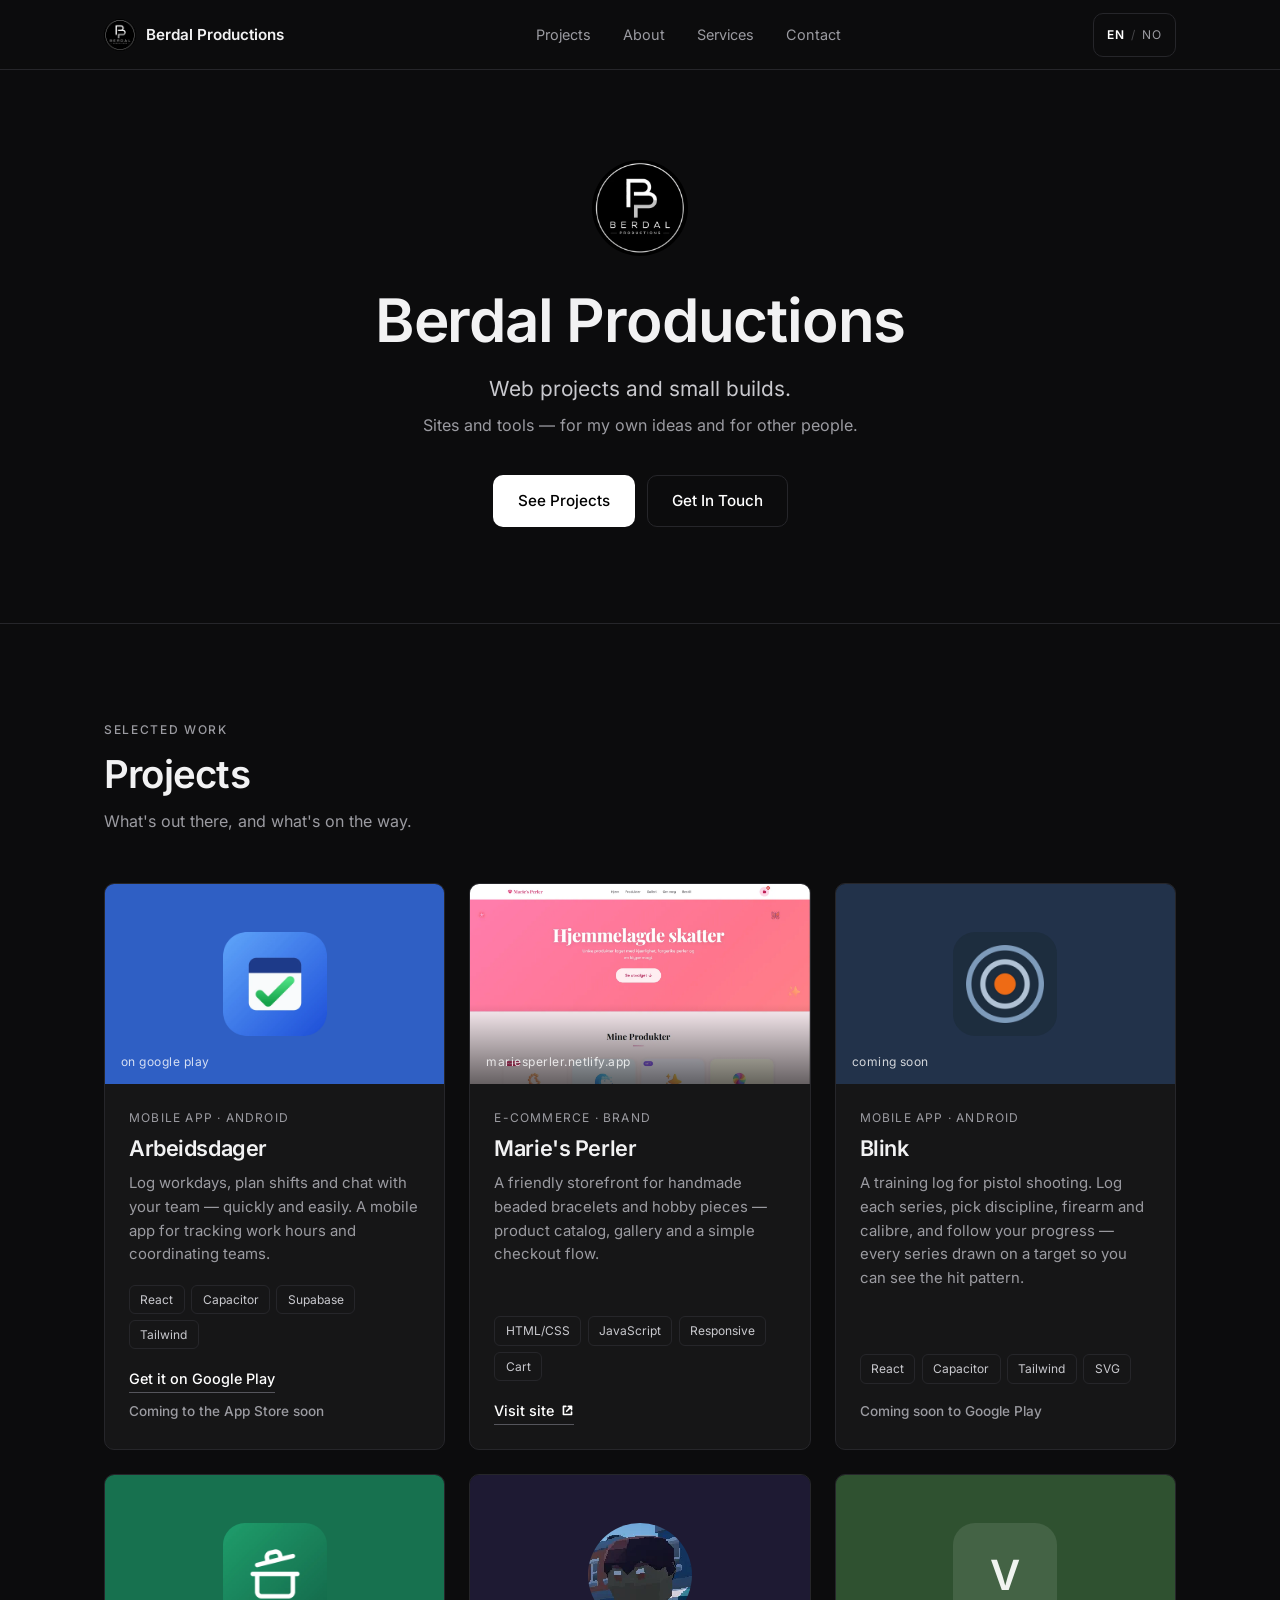
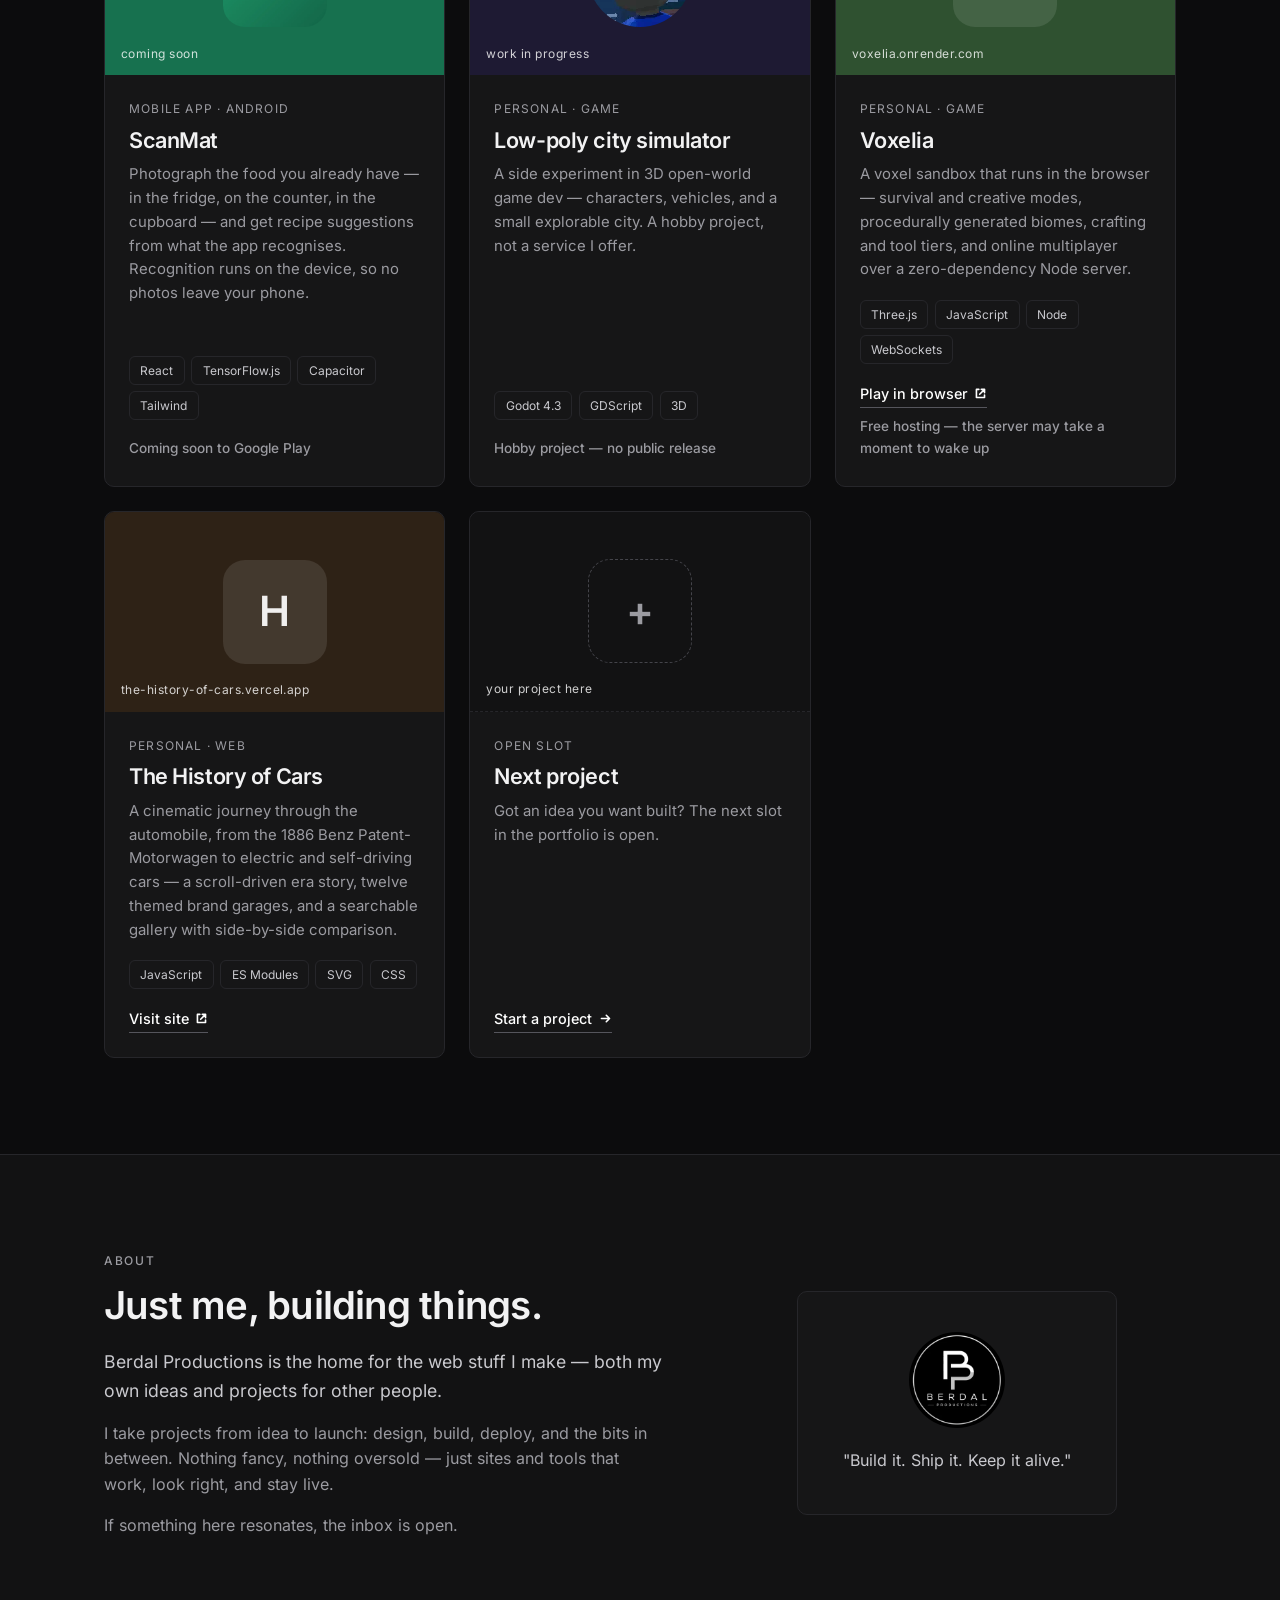
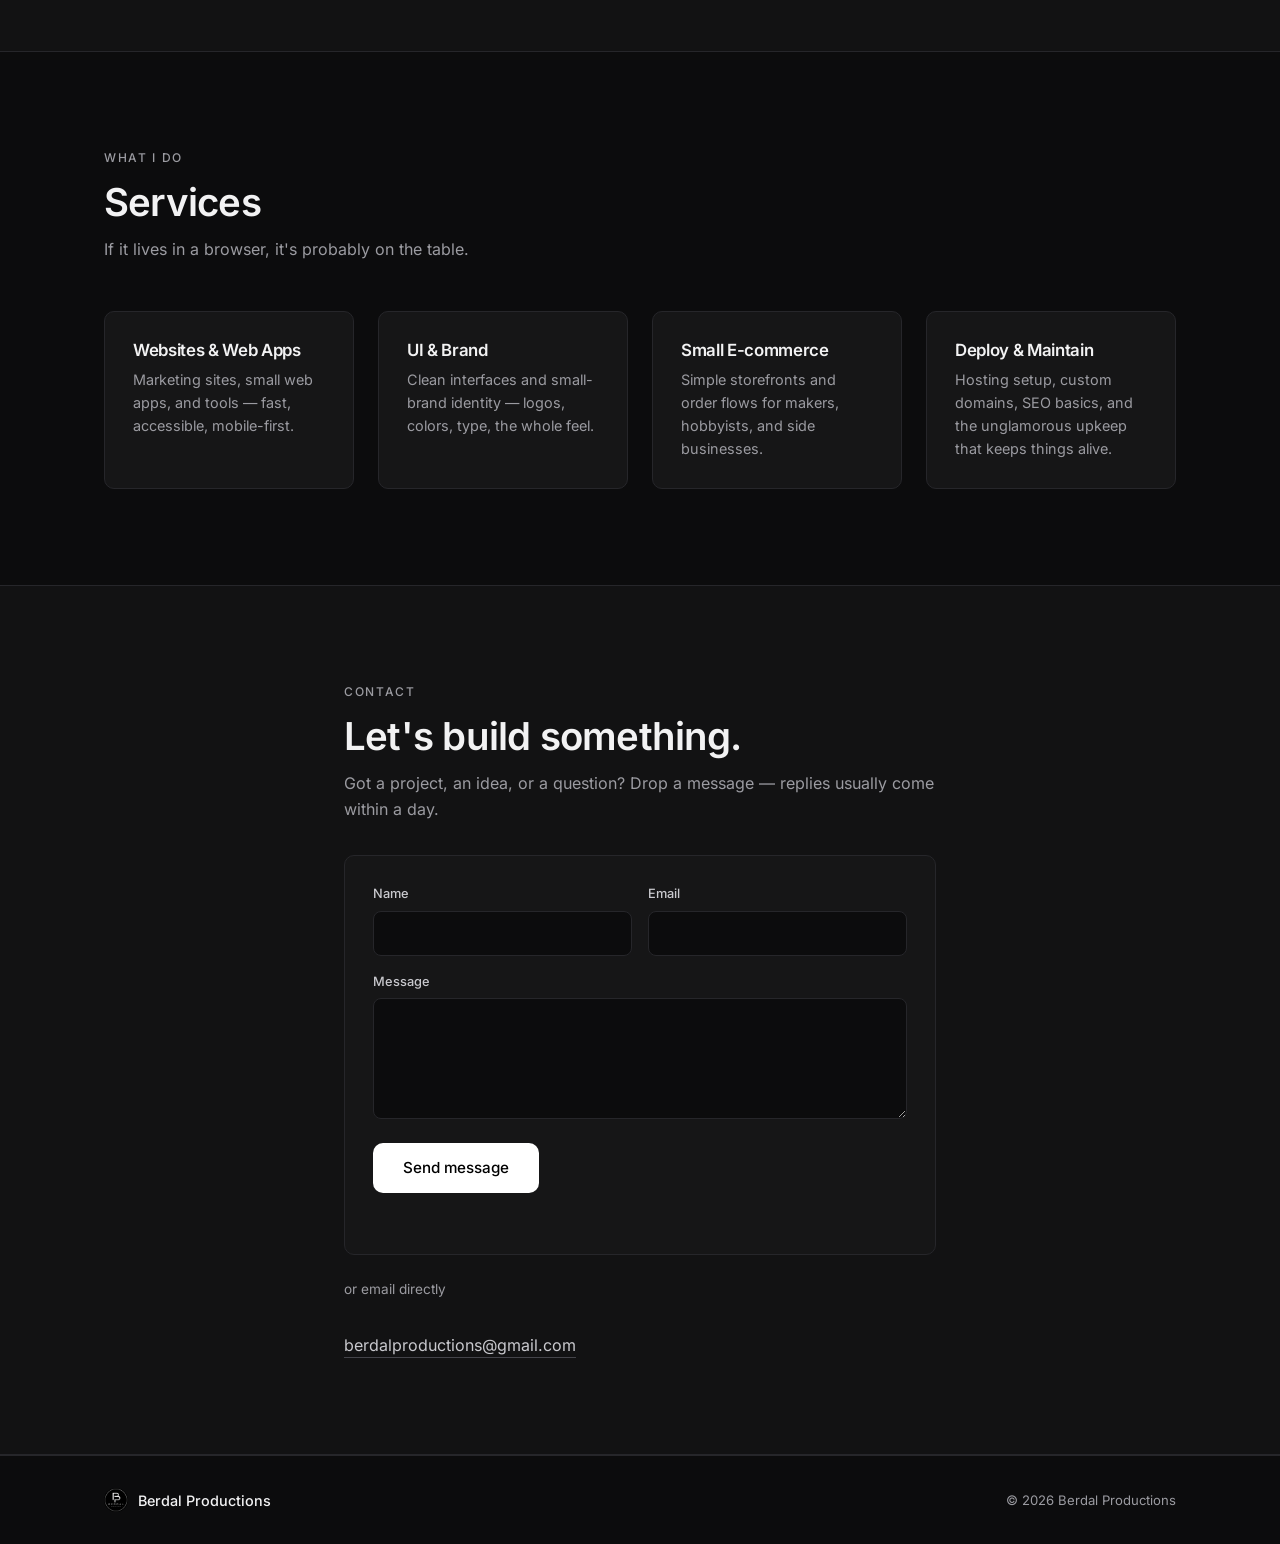
<file: index.html>
<!DOCTYPE html>
<html lang="en">
<head>
<meta charset="UTF-8">
<meta name="viewport" content="width=device-width, initial-scale=1.0">
<title>Berdal Productions — Web projects & small builds</title>
<meta name="description" content="Berdal Productions: web projects and small builds — sites and tools for my own ideas and for other people.">
<meta name="theme-color" content="#0c0c0d">

<link rel="canonical" href="https://berdalproductions.berdal.dev/">
<link rel="alternate" hreflang="en" href="https://berdalproductions.berdal.dev/">
<link rel="alternate" hreflang="nb" href="https://berdalproductions.berdal.dev/no/">
<link rel="alternate" hreflang="x-default" href="https://berdalproductions.berdal.dev/">

<!-- Open Graph -->
<meta property="og:type" content="website">
<meta property="og:url" content="https://berdalproductions.berdal.dev/">
<meta property="og:title" content="Berdal Productions — Web projects & small builds">
<meta property="og:description" content="Web projects and small builds — sites and tools for my own ideas and for other people.">
<meta property="og:image" content="https://berdalproductions.berdal.dev/icons/og-banner.jpg">
<meta property="og:image:width" content="1200">
<meta property="og:image:height" content="630">
<meta property="og:image:type" content="image/jpeg">
<meta property="og:image:alt" content="Berdal Productions — Web projects & small builds">
<meta property="og:site_name" content="Berdal Productions">
<meta property="og:locale" content="en_US">
<meta property="og:locale:alternate" content="nb_NO">

<!-- Twitter -->
<meta name="twitter:card" content="summary_large_image">
<meta name="twitter:title" content="Berdal Productions — Web projects & small builds">
<meta name="twitter:description" content="Web projects and small builds — sites and tools for my own ideas and for other people.">
<meta name="twitter:image" content="https://berdalproductions.berdal.dev/icons/og-banner.jpg">

<!-- Icons -->
<link rel="icon" href="/icons/favicon.ico" sizes="any">
<link rel="icon" href="/icons/favicon-32.png" type="image/png" sizes="32x32">
<link rel="icon" href="/icons/favicon-16.png" type="image/png" sizes="16x16">
<link rel="apple-touch-icon" href="/icons/apple-touch-icon.png">
<link rel="manifest" href="/manifest.webmanifest">

<!-- Fonts & styles -->
<link rel="preload" href="/fonts/inter-latin.woff2" as="font" type="font/woff2" crossorigin>
<link rel="stylesheet" href="/css/style.css">
<script type="application/ld+json">
{"@context":"https://schema.org","@type":"Organization","name":"Berdal Productions","url":"https://berdalproductions.berdal.dev/","logo":"https://berdalproductions.berdal.dev/icons/icon-512.png","email":"berdalproductions@gmail.com"}
</script>
</head>
<body>

<a href="#projects" class="skip-link" data-i18n="a11y.skip">Skip to content</a>

<!-- NAV -->
<nav class="nav">
  <div class="nav-inner">
    <a href="#top" class="brand">
      <img src="/icons/bp_logo_sm.webp" alt="Berdal Productions" width="36" height="36">
      <span>Berdal Productions</span>
    </a>
    <ul class="nav-links">
      <li><a href="#projects" data-i18n="nav.projects">Projects</a></li>
      <li><a href="#about" data-i18n="nav.about">About</a></li>
      <li><a href="#services" data-i18n="nav.services">Services</a></li>
      <li><a href="#contact" data-i18n="nav.contact">Contact</a></li>
    </ul>
    <div class="nav-right">
      <a class="lang-toggle" href="/no/" hreflang="nb" lang="nb" aria-label="Switch to Norwegian" data-i18n-aria="a11y.lang">
        <span class="lang-current">EN</span>
        <span class="lang-divider">/</span>
        <span class="lang-other">NO</span>
      </a>
      <button class="hamburger" id="hamburger" aria-label="Menu" data-i18n-aria="a11y.menu" aria-expanded="false" aria-controls="mobileMenu"><span></span><span></span><span></span></button>
    </div>
  </div>
  <div class="mobile-menu" id="mobileMenu">
    <a href="#projects" data-i18n="nav.projects">Projects</a>
    <a href="#about" data-i18n="nav.about">About</a>
    <a href="#services" data-i18n="nav.services">Services</a>
    <a href="#contact" data-i18n="nav.contact">Contact</a>
  </div>
</nav>

<!-- HERO -->
<header id="top" class="hero">
  <div class="hero-content">
    <img src="/icons/bp_logo_sm.webp" alt="" class="hero-logo" width="96" height="96" fetchpriority="high">
    <h1>Berdal Productions</h1>
    <p class="tagline" data-i18n="hero.tagline">Web projects and small builds.</p>
    <p class="subtitle" data-i18n="hero.subtitle">Sites and tools — for my own ideas and for other people.</p>
    <div class="hero-cta">
      <a href="#projects" class="btn btn-primary" data-i18n="hero.ctaPrimary">See Projects</a>
      <a href="#contact" class="btn btn-ghost" data-i18n="hero.ctaSecondary">Get In Touch</a>
    </div>
  </div>
</header>

<!-- PROJECTS -->
<section id="projects" class="section">
  <div class="container">
    <div class="section-head">
      <span class="eyebrow" data-i18n="projects.eyebrow">Selected Work</span>
      <h2 data-i18n="projects.title">Projects</h2>
      <p data-i18n="projects.intro">What's out there, and what's on the way.</p>
    </div>

    <div class="projects-grid">

      <article class="project-card">
        <a class="project-visual project-visual-arbeidsdager" href="https://play.google.com/store/apps/details?id=no.arbeidsdager.app" target="_blank" rel="noopener" tabindex="-1" aria-hidden="true">
          <img src="/icons/projectimages/arbeidsdager.webp" alt="Arbeidsdager app icon" class="project-app-icon" width="512" height="512" loading="lazy" decoding="async">
          <span class="project-visual-label" data-i18n="projects.arbeidsdager.label">on google play</span>
        </a>
        <div class="project-body">
          <span class="project-tag" data-i18n="projects.arbeidsdager.tag">Mobile App · Android</span>
          <h3>Arbeidsdager</h3>
          <p data-i18n="projects.arbeidsdager.desc">Log workdays, plan shifts and chat with your team — quickly and easily. A mobile app for tracking work hours and coordinating teams.</p>
          <ul class="project-stack">
            <li>React</li><li>Capacitor</li><li>Supabase</li><li>Tailwind</li>
          </ul>
          <a class="project-link" href="https://play.google.com/store/apps/details?id=no.arbeidsdager.app" target="_blank" rel="noopener">
            <span data-i18n="projects.arbeidsdager.cta">Get it on Google Play</span>
          </a>
          <span class="project-link is-static project-note-2">
           <span data-i18n="projects.arbeidsdager.note">Coming to the App Store soon</span>
          </span>
        </div>
      </article>

      <article class="project-card">
        <a class="project-visual project-visual-marie has-shot" href="https://mariesperler.netlify.app" target="_blank" rel="noopener" tabindex="-1" aria-hidden="true">
          <img src="/icons/projectimages/mariesperler.webp" alt="Marie's Perler homepage screenshot" width="1200" height="692" loading="lazy" decoding="async">
          <span class="project-visual-label">mariesperler.netlify.app</span>
        </a>
        <div class="project-body">
          <span class="project-tag" data-i18n="projects.marie.tag">E-commerce · Brand</span>
          <h3>Marie's Perler</h3>
          <p data-i18n="projects.marie.desc">A friendly storefront for handmade beaded bracelets and hobby pieces — product catalog, gallery and a simple checkout flow.</p>
          <ul class="project-stack">
            <li>HTML/CSS</li><li>JavaScript</li><li>Responsive</li><li>Cart</li>
          </ul>
          <a class="project-link" href="https://mariesperler.netlify.app" target="_blank" rel="noopener">
            <span data-i18n="projects.visit">Visit site</span> <svg viewBox="0 0 16 16" aria-hidden="true"><path d="M6 3H3v10h10v-3M9 3h4v4M13 3L7 9"/></svg>
          </a>
        </div>
      </article>

      <article class="project-card">
        <div class="project-visual project-visual-blink">
          <img src="/icons/projectimages/blink.webp" alt="Blink app icon" class="project-app-icon" width="512" height="512" loading="lazy" decoding="async">
          <span class="project-visual-label" data-i18n="projects.blink.label">coming soon</span>
        </div>
        <div class="project-body">
          <span class="project-tag" data-i18n="projects.blink.tag">Mobile App · Android</span>
          <h3>Blink</h3>
          <p data-i18n="projects.blink.desc">A training log for pistol shooting. Log each series, pick discipline, firearm and calibre, and follow your progress — every series drawn on a target so you can see the hit pattern.</p>
          <ul class="project-stack">
            <li>React</li><li>Capacitor</li><li>Tailwind</li><li>SVG</li>
          </ul>
          <span class="project-link is-static">
           <span data-i18n="projects.blink.note">Coming soon to Google Play</span>
          </span>
        </div>
      </article>

      <article class="project-card">
        <div class="project-visual project-visual-scanmat">
          <img src="/icons/projectimages/scanmat.webp" alt="ScanMat app icon" class="project-app-icon" width="512" height="512" loading="lazy" decoding="async">
          <span class="project-visual-label" data-i18n="projects.scanmat.label">coming soon</span>
        </div>
        <div class="project-body">
          <span class="project-tag" data-i18n="projects.scanmat.tag">Mobile App · Android</span>
          <h3>ScanMat</h3>
          <p data-i18n="projects.scanmat.desc">Photograph the food you already have — in the fridge, on the counter, in the cupboard — and get recipe suggestions from what the app recognises. Recognition runs on the device, so no photos leave your phone.</p>
          <ul class="project-stack">
            <li>React</li><li>TensorFlow.js</li><li>Capacitor</li><li>Tailwind</li>
          </ul>
          <span class="project-link is-static">
           <span data-i18n="projects.scanmat.note">Coming soon to Google Play</span>
          </span>
        </div>
      </article>

      <article class="project-card">
        <div class="project-visual project-visual-game">
          <img src="/icons/projectimages/openworld_avatar.webp" alt="Open-world game character portrait" class="project-avatar" width="173" height="152" loading="lazy" decoding="async">
          <span class="project-visual-label" data-i18n="projects.game.label">work in progress</span>
        </div>
        <div class="project-body">
          <span class="project-tag" data-i18n="projects.game.tag">Personal · Game</span>
          <h3 data-i18n="projects.game.title">Low-poly city simulator</h3>
          <p data-i18n="projects.game.desc">A side experiment in 3D open-world game dev — characters, vehicles, and a small explorable city. A hobby project, not a service I offer.</p>
          <ul class="project-stack">
            <li>Godot 4.3</li><li>GDScript</li><li>3D</li>
          </ul>
          <span class="project-link is-static">
           <span data-i18n="projects.game.note">Hobby project — no public release</span>
          </span>
        </div>
      </article>

      <article class="project-card">
        <a class="project-visual project-visual-voxelia" href="https://voxelia.onrender.com" target="_blank" rel="noopener" tabindex="-1" aria-hidden="true">
          <div class="project-monogram" aria-hidden="true">V</div>
          <span class="project-visual-label">voxelia.onrender.com</span>
        </a>
        <div class="project-body">
          <span class="project-tag" data-i18n="projects.voxelia.tag">Personal · Game</span>
          <h3>Voxelia</h3>
          <p data-i18n="projects.voxelia.desc">A voxel sandbox that runs in the browser — survival and creative modes, procedurally generated biomes, crafting and tool tiers, and online multiplayer over a zero-dependency Node server.</p>
          <ul class="project-stack">
            <li>Three.js</li><li>JavaScript</li><li>Node</li><li>WebSockets</li>
          </ul>
          <a class="project-link" href="https://voxelia.onrender.com" target="_blank" rel="noopener">
            <span data-i18n="projects.voxelia.cta">Play in browser</span> <svg viewBox="0 0 16 16" aria-hidden="true"><path d="M6 3H3v10h10v-3M9 3h4v4M13 3L7 9"/></svg>
          </a>
          <span class="project-link is-static project-note-2">
           <span data-i18n="projects.voxelia.note">Free hosting — the server may take a moment to wake up</span>
          </span>
        </div>
      </article>

      <article class="project-card">
        <a class="project-visual project-visual-cars" href="https://the-history-of-cars.vercel.app" target="_blank" rel="noopener" tabindex="-1" aria-hidden="true">
          <div class="project-monogram" aria-hidden="true">H</div>
          <span class="project-visual-label">the-history-of-cars.vercel.app</span>
        </a>
        <div class="project-body">
          <span class="project-tag" data-i18n="projects.cars.tag">Personal · Web</span>
          <h3 data-i18n="projects.cars.title">The History of Cars</h3>
          <p data-i18n="projects.cars.desc">A cinematic journey through the automobile, from the 1886 Benz Patent-Motorwagen to electric and self-driving cars — a scroll-driven era story, twelve themed brand garages, and a searchable gallery with side-by-side comparison.</p>
          <ul class="project-stack">
            <li>JavaScript</li><li>ES Modules</li><li>SVG</li><li>CSS</li>
          </ul>
          <a class="project-link" href="https://the-history-of-cars.vercel.app" target="_blank" rel="noopener">
            <span data-i18n="projects.visit">Visit site</span> <svg viewBox="0 0 16 16" aria-hidden="true"><path d="M6 3H3v10h10v-3M9 3h4v4M13 3L7 9"/></svg>
          </a>
        </div>
      </article>

      <article class="project-card project-card-soon">
        <div class="project-visual project-visual-next">
          <div class="project-monogram" aria-hidden="true">+</div>
          <span class="project-visual-label" data-i18n="projects.next.label">your project here</span>
        </div>
        <div class="project-body">
          <span class="project-tag" data-i18n="projects.next.tag">Open Slot</span>
          <h3 data-i18n="projects.next.title">Next project</h3>
          <p data-i18n="projects.next.desc">Got an idea you want built? The next slot in the portfolio is open.</p>
          <a class="project-link" href="#contact">
            <span data-i18n="projects.next.cta">Start a project</span> <svg viewBox="0 0 16 16" aria-hidden="true"><path d="M3 8h10M9 4l4 4-4 4"/></svg>
          </a>
        </div>
      </article>

    </div>
  </div>
</section>

<!-- ABOUT -->
<section id="about" class="section section-alt">
  <div class="container about-grid">
    <div class="about-text">
      <span class="eyebrow" data-i18n="about.eyebrow">About</span>
      <h2 data-i18n="about.title">Just me, building things.</h2>
      <p class="lead" data-i18n="about.lead">Berdal Productions is the home for the web stuff I make — both my own ideas and projects for other people.</p>
      <p data-i18n="about.body1">I take projects from idea to launch: design, build, deploy, and the bits in between. Nothing fancy, nothing oversold — just sites and tools that work, look right, and stay live.</p>
      <p data-i18n="about.body2">If something here resonates, the inbox is open.</p>
    </div>
    <div class="about-visual">
      <div class="about-card">
        <img src="/icons/bp_logo_sm.webp" alt="Berdal Productions" width="120" height="120" loading="lazy">
        <p class="quote" data-i18n="about.quote">"Build it. Ship it. Keep it alive."</p>
      </div>
    </div>
  </div>
</section>

<!-- SERVICES -->
<section id="services" class="section">
  <div class="container">
    <div class="section-head">
      <span class="eyebrow" data-i18n="services.eyebrow">What I Do</span>
      <h2 data-i18n="services.title">Services</h2>
      <p data-i18n="services.intro">If it lives in a browser, it's probably on the table.</p>
    </div>
    <div class="services-grid">
      <div class="service">
       
        <h3 data-i18n="services.web.title">Websites & Web Apps</h3>
        <p data-i18n="services.web.desc">Marketing sites, small web apps, and tools — fast, accessible, mobile-first.</p>
      </div>
      <div class="service">
       
        <h3 data-i18n="services.brand.title">UI & Brand</h3>
        <p data-i18n="services.brand.desc">Clean interfaces and small-brand identity — logos, colors, type, the whole feel.</p>
      </div>
      <div class="service">
       
        <h3 data-i18n="services.shop.title">Small E-commerce</h3>
        <p data-i18n="services.shop.desc">Simple storefronts and order flows for makers, hobbyists, and side businesses.</p>
      </div>
      <div class="service">
       
        <h3 data-i18n="services.deploy.title">Deploy & Maintain</h3>
        <p data-i18n="services.deploy.desc">Hosting setup, custom domains, SEO basics, and the unglamorous upkeep that keeps things alive.</p>
      </div>
    </div>
  </div>
</section>

<!-- CONTACT -->
<section id="contact" class="section section-alt">
  <div class="container contact-wrap">
    <span class="eyebrow" data-i18n="contact.eyebrow">Contact</span>
    <h2 data-i18n="contact.title">Let's build something.</h2>
    <p data-i18n="contact.intro">Got a project, an idea, or a question? Drop a message — replies usually come within a day.</p>

    <form name="contact" method="POST" action="/api/contact" class="contact-form" id="contactForm" novalidate>
      <div class="hp" aria-hidden="true">
        <label>Leave empty: <input name="bot-field" tabindex="-1" autocomplete="off"></label>
      </div>
      <div class="field-row">
        <label class="field">
          <span data-i18n="contact.form.name">Name</span>
          <input type="text" name="name" required autocomplete="name" maxlength="120">
        </label>
        <label class="field">
          <span data-i18n="contact.form.email">Email</span>
          <input type="email" name="email" required autocomplete="email" maxlength="200" inputmode="email">
        </label>
      </div>
      <label class="field">
        <span data-i18n="contact.form.message">Message</span>
        <textarea name="message" rows="5" required maxlength="5000"></textarea>
      </label>
      <button type="submit" class="btn btn-primary btn-lg" id="contactSubmit">
        <span data-i18n="contact.form.submit">Send message</span>
      </button>
      <p class="form-status" id="formStatus" role="status" aria-live="polite"></p>
    </form>

    <p class="contact-or" data-i18n="contact.or">or email directly</p>
    <a href="mailto:berdalproductions@gmail.com" class="contact-email">
     berdalproductions@gmail.com
    </a>
  </div>
</section>

<!-- FOOTER -->
<footer class="footer">
  <div class="container footer-inner">
    <div class="footer-brand">
      <img src="/icons/bp_logo_sm.webp" alt="" width="28" height="28" loading="lazy">
      <span>Berdal Productions</span>
    </div>
    <p>&copy; <span id="year">2026</span> Berdal Productions</p>
  </div>
</footer>

<!-- Cloudflare Web Analytics -->
<script defer src="https://static.cloudflareinsights.com/beacon.min.js" data-cf-beacon='{"token": "ae6aa0554d6a4a14849f666a1d8a086c"}'></script>
<!-- End Cloudflare Web Analytics -->

<script src="/js/main.js" defer></script>

</body>
</html>
</file>
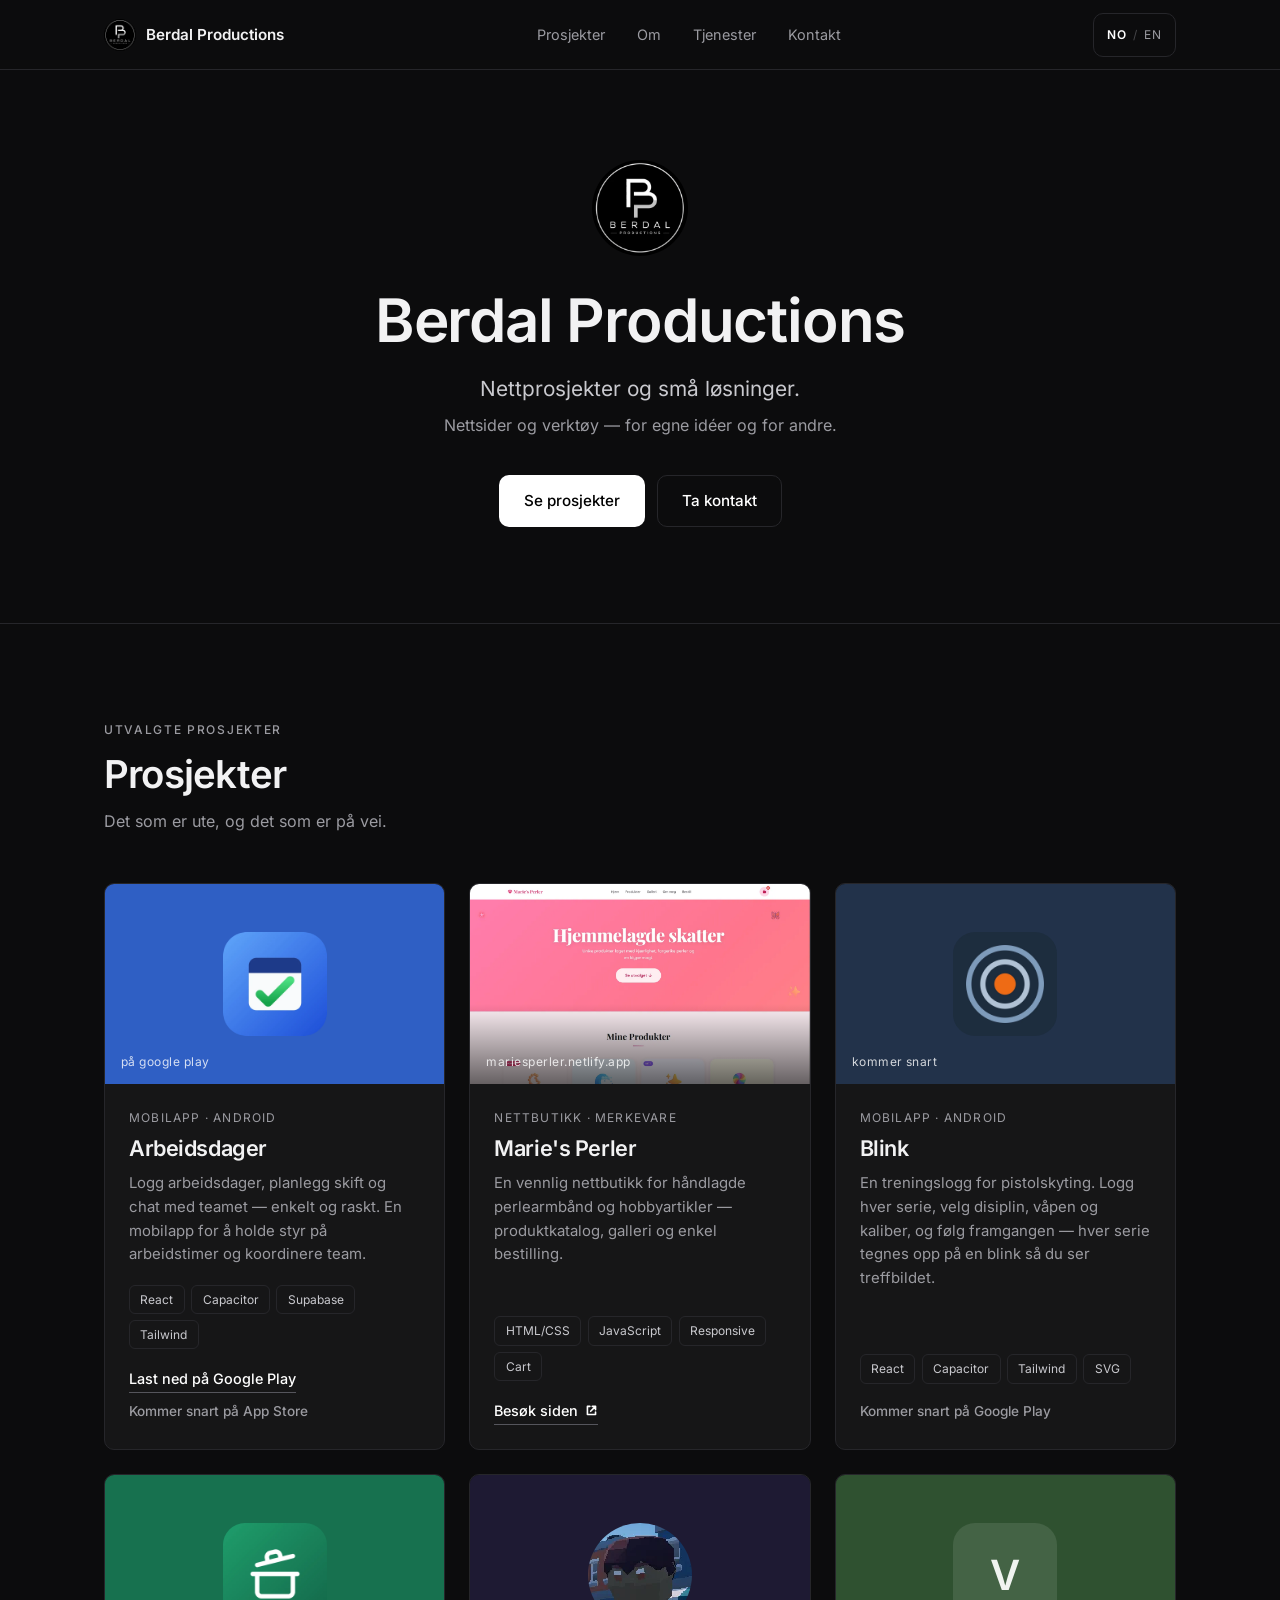
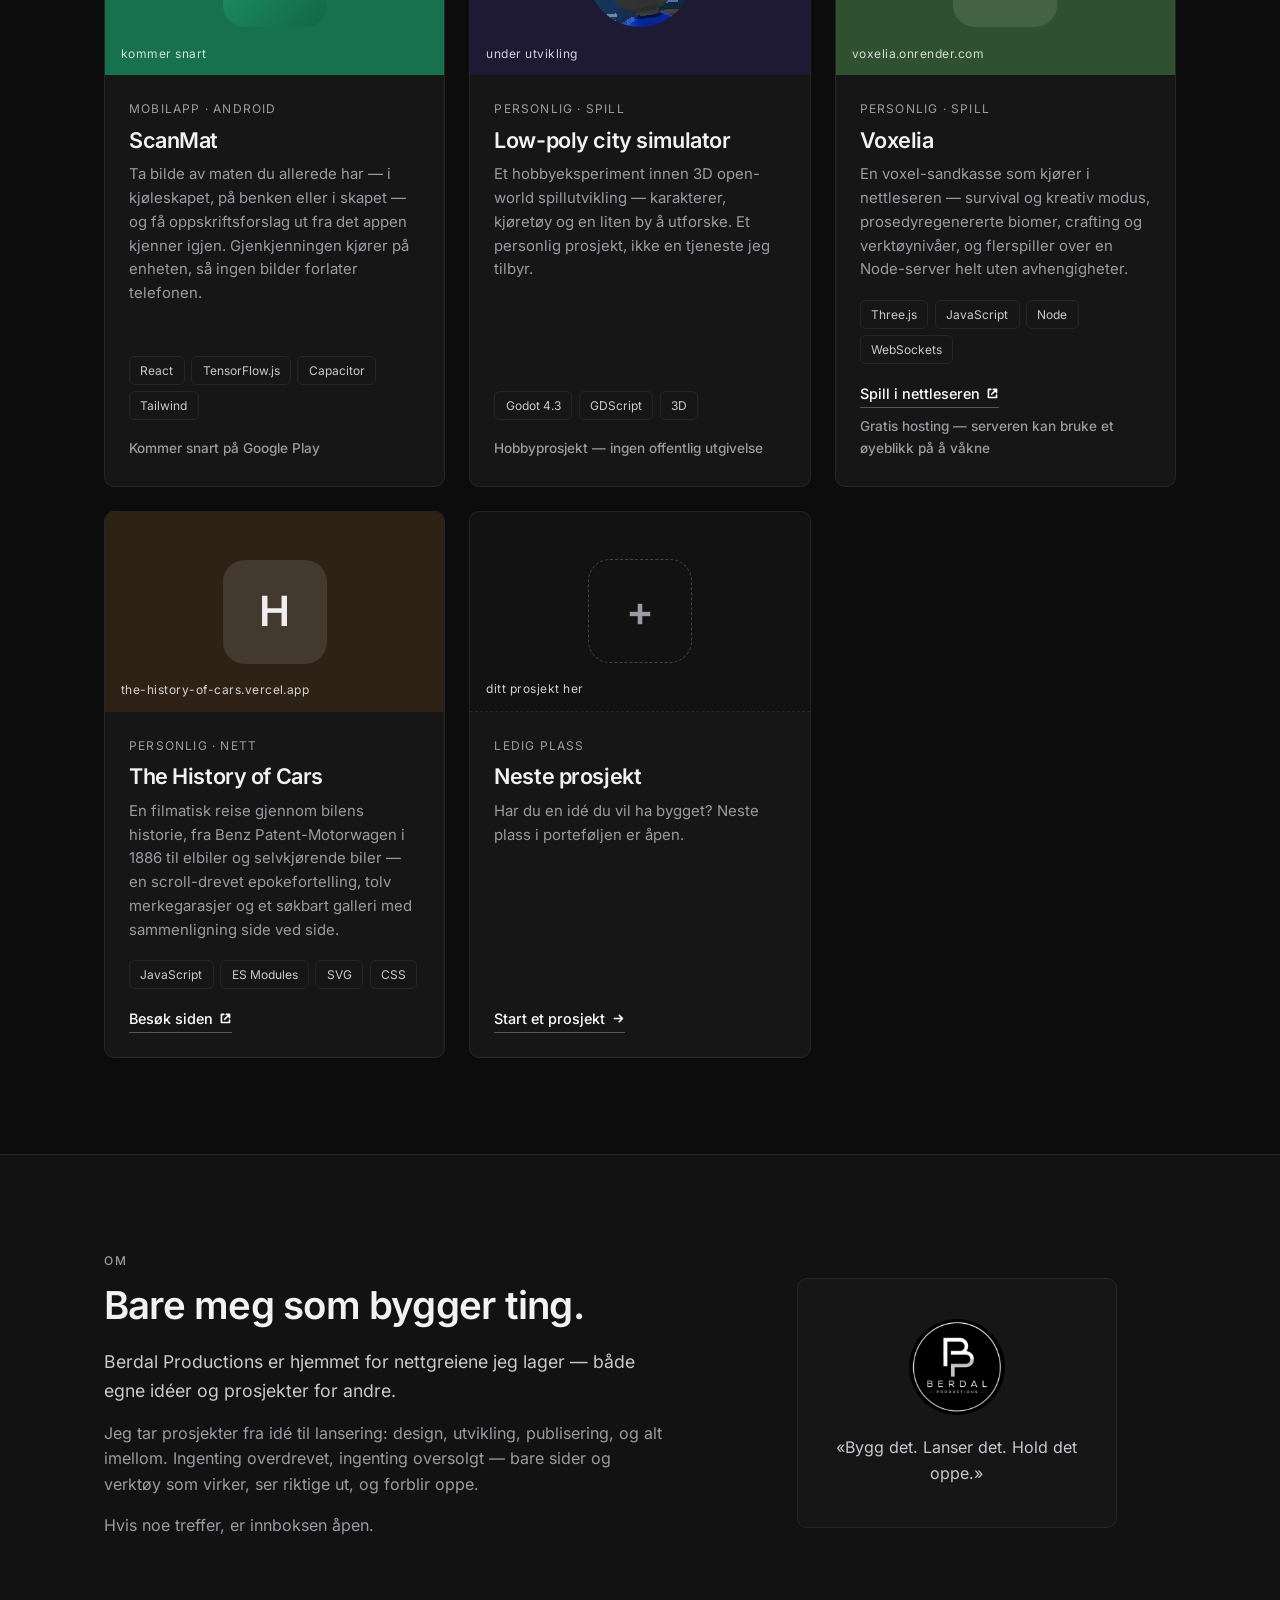
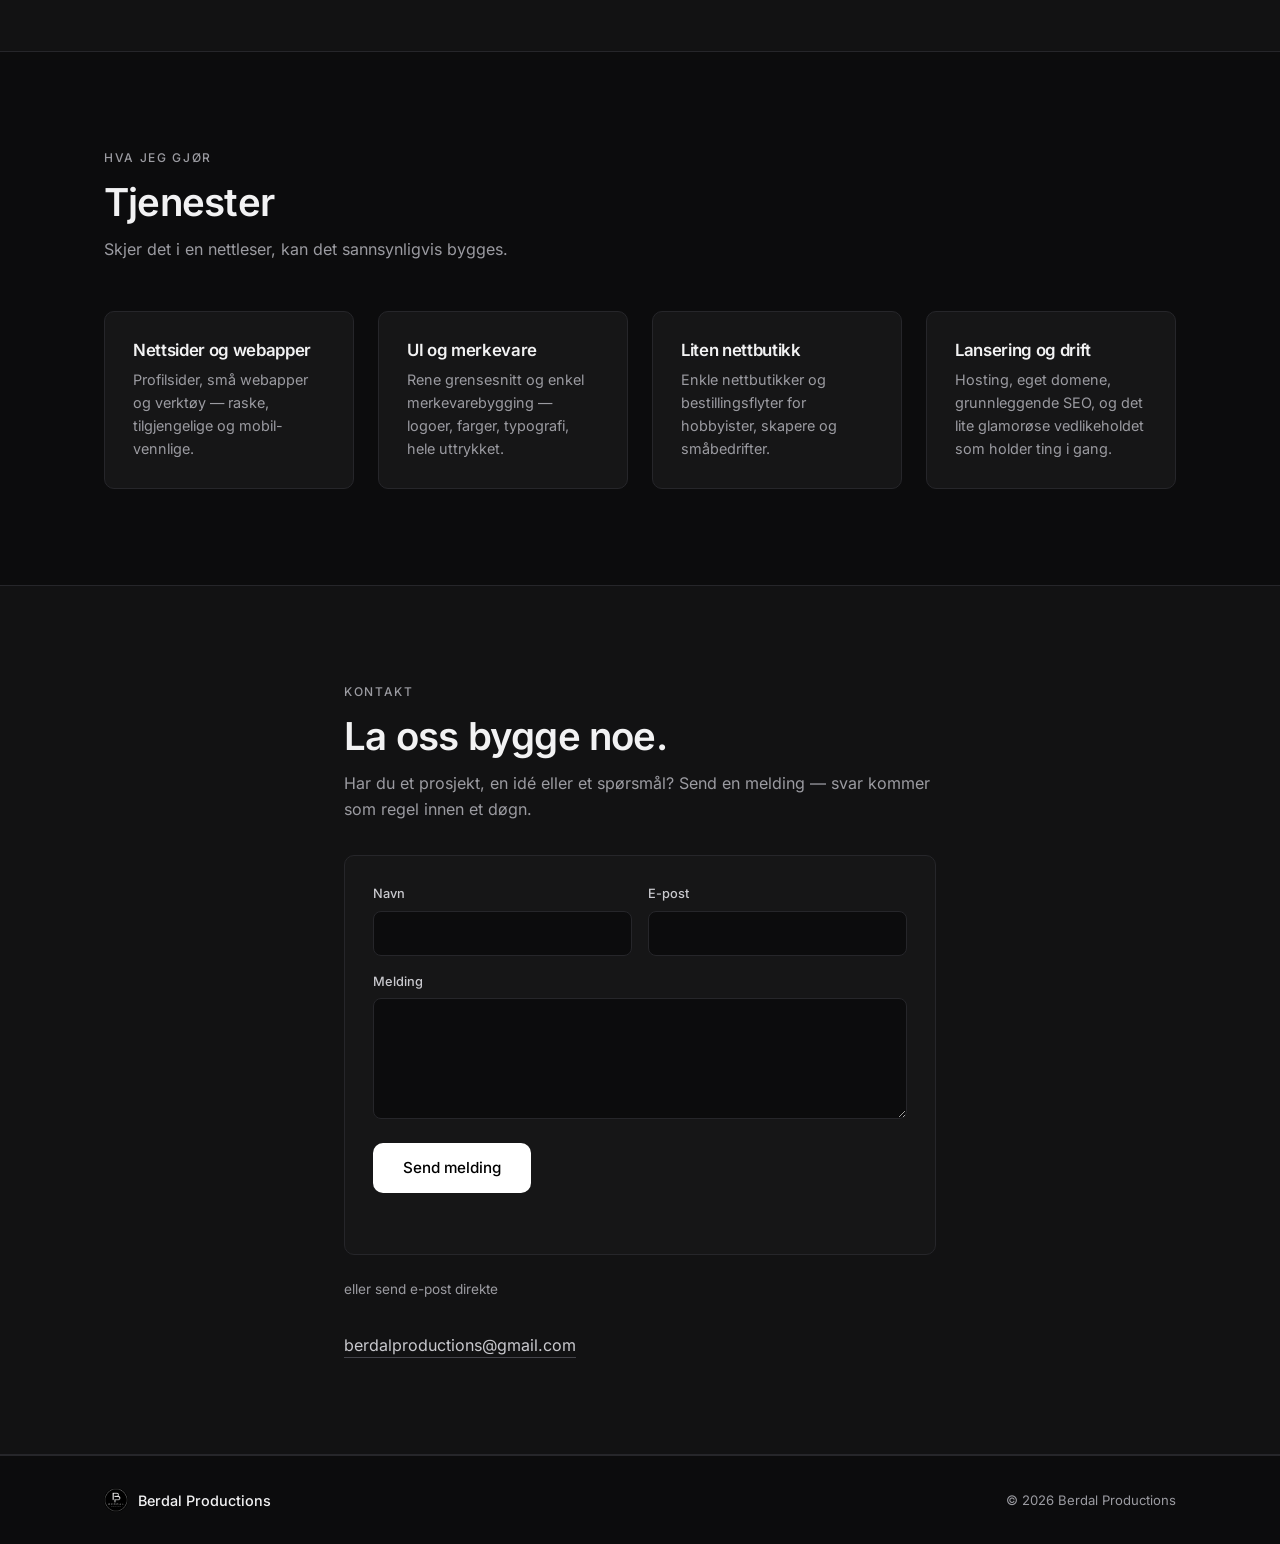
<file: no/index.html>
<!DOCTYPE html>
<html lang="nb">
<head>
<meta charset="UTF-8">
<meta name="viewport" content="width=device-width, initial-scale=1.0">
<title>Berdal Productions — Nettprosjekter og små løsninger</title>
<meta name="description" content="Berdal Productions: nettprosjekter og små løsninger — nettsider og verktøy for egne idéer og for andre.">
<meta name="theme-color" content="#0c0c0d">

<link rel="canonical" href="https://berdalproductions.berdal.dev/no/">
<link rel="alternate" hreflang="en" href="https://berdalproductions.berdal.dev/">
<link rel="alternate" hreflang="nb" href="https://berdalproductions.berdal.dev/no/">
<link rel="alternate" hreflang="x-default" href="https://berdalproductions.berdal.dev/">

<!-- Open Graph -->
<meta property="og:type" content="website">
<meta property="og:url" content="https://berdalproductions.berdal.dev/no/">
<meta property="og:title" content="Berdal Productions — Nettprosjekter og små løsninger">
<meta property="og:description" content="Nettprosjekter og små løsninger — nettsider og verktøy for egne idéer og for andre.">
<meta property="og:image" content="https://berdalproductions.berdal.dev/icons/og-banner.jpg">
<meta property="og:image:width" content="1200">
<meta property="og:image:height" content="630">
<meta property="og:image:type" content="image/jpeg">
<meta property="og:image:alt" content="Berdal Productions — Nettprosjekter og små løsninger">
<meta property="og:site_name" content="Berdal Productions">
<meta property="og:locale" content="nb_NO">
<meta property="og:locale:alternate" content="en_US">

<!-- Twitter -->
<meta name="twitter:card" content="summary_large_image">
<meta name="twitter:title" content="Berdal Productions — Nettprosjekter og små løsninger">
<meta name="twitter:description" content="Nettprosjekter og små løsninger — nettsider og verktøy for egne idéer og for andre.">
<meta name="twitter:image" content="https://berdalproductions.berdal.dev/icons/og-banner.jpg">

<!-- Icons -->
<link rel="icon" href="/icons/favicon.ico" sizes="any">
<link rel="icon" href="/icons/favicon-32.png" type="image/png" sizes="32x32">
<link rel="icon" href="/icons/favicon-16.png" type="image/png" sizes="16x16">
<link rel="apple-touch-icon" href="/icons/apple-touch-icon.png">
<link rel="manifest" href="/manifest.webmanifest">

<!-- Fonts & styles -->
<link rel="preload" href="/fonts/inter-latin.woff2" as="font" type="font/woff2" crossorigin>
<link rel="stylesheet" href="/css/style.css">
<script type="application/ld+json">
{"@context":"https://schema.org","@type":"Organization","name":"Berdal Productions","url":"https://berdalproductions.berdal.dev/","logo":"https://berdalproductions.berdal.dev/icons/icon-512.png","email":"berdalproductions@gmail.com"}
</script>
</head>
<body>

<a href="#projects" class="skip-link" data-i18n="a11y.skip">Hopp til innhold</a>

<!-- NAV -->
<nav class="nav">
  <div class="nav-inner">
    <a href="#top" class="brand">
      <img src="/icons/bp_logo_sm.webp" alt="Berdal Productions" width="36" height="36">
      <span>Berdal Productions</span>
    </a>
    <ul class="nav-links">
      <li><a href="#projects" data-i18n="nav.projects">Prosjekter</a></li>
      <li><a href="#about" data-i18n="nav.about">Om</a></li>
      <li><a href="#services" data-i18n="nav.services">Tjenester</a></li>
      <li><a href="#contact" data-i18n="nav.contact">Kontakt</a></li>
    </ul>
    <div class="nav-right">
      <a class="lang-toggle" href="/" hreflang="en" lang="en" aria-label="Bytt til engelsk" data-i18n-aria="a11y.lang">
        <span class="lang-current">NO</span>
        <span class="lang-divider">/</span>
        <span class="lang-other">EN</span>
      </a>
      <button class="hamburger" id="hamburger" aria-label="Meny" data-i18n-aria="a11y.menu" aria-expanded="false" aria-controls="mobileMenu"><span></span><span></span><span></span></button>
    </div>
  </div>
  <div class="mobile-menu" id="mobileMenu">
    <a href="#projects" data-i18n="nav.projects">Prosjekter</a>
    <a href="#about" data-i18n="nav.about">Om</a>
    <a href="#services" data-i18n="nav.services">Tjenester</a>
    <a href="#contact" data-i18n="nav.contact">Kontakt</a>
  </div>
</nav>

<!-- HERO -->
<header id="top" class="hero">
  <div class="hero-content">
    <img src="/icons/bp_logo_sm.webp" alt="" class="hero-logo" width="96" height="96" fetchpriority="high">
    <h1>Berdal Productions</h1>
    <p class="tagline" data-i18n="hero.tagline">Nettprosjekter og små løsninger.</p>
    <p class="subtitle" data-i18n="hero.subtitle">Nettsider og verktøy — for egne idéer og for andre.</p>
    <div class="hero-cta">
      <a href="#projects" class="btn btn-primary" data-i18n="hero.ctaPrimary">Se prosjekter</a>
      <a href="#contact" class="btn btn-ghost" data-i18n="hero.ctaSecondary">Ta kontakt</a>
    </div>
  </div>
</header>

<!-- PROJECTS -->
<section id="projects" class="section">
  <div class="container">
    <div class="section-head">
      <span class="eyebrow" data-i18n="projects.eyebrow">Utvalgte prosjekter</span>
      <h2 data-i18n="projects.title">Prosjekter</h2>
      <p data-i18n="projects.intro">Det som er ute, og det som er på vei.</p>
    </div>

    <div class="projects-grid">

      <article class="project-card">
        <a class="project-visual project-visual-arbeidsdager" href="https://play.google.com/store/apps/details?id=no.arbeidsdager.app" target="_blank" rel="noopener" tabindex="-1" aria-hidden="true">
          <img src="/icons/projectimages/arbeidsdager.webp" alt="Arbeidsdager app icon" class="project-app-icon" width="512" height="512" loading="lazy" decoding="async">
          <span class="project-visual-label" data-i18n="projects.arbeidsdager.label">på google play</span>
        </a>
        <div class="project-body">
          <span class="project-tag" data-i18n="projects.arbeidsdager.tag">Mobilapp · Android</span>
          <h3>Arbeidsdager</h3>
          <p data-i18n="projects.arbeidsdager.desc">Logg arbeidsdager, planlegg skift og chat med teamet — enkelt og raskt. En mobilapp for å holde styr på arbeidstimer og koordinere team.</p>
          <ul class="project-stack">
            <li>React</li><li>Capacitor</li><li>Supabase</li><li>Tailwind</li>
          </ul>
          <a class="project-link" href="https://play.google.com/store/apps/details?id=no.arbeidsdager.app" target="_blank" rel="noopener">
            <span data-i18n="projects.arbeidsdager.cta">Last ned på Google Play</span>
          </a>
          <span class="project-link is-static project-note-2">
           <span data-i18n="projects.arbeidsdager.note">Kommer snart på App Store</span>
          </span>
        </div>
      </article>

      <article class="project-card">
        <a class="project-visual project-visual-marie has-shot" href="https://mariesperler.netlify.app" target="_blank" rel="noopener" tabindex="-1" aria-hidden="true">
          <img src="/icons/projectimages/mariesperler.webp" alt="Marie's Perler homepage screenshot" width="1200" height="692" loading="lazy" decoding="async">
          <span class="project-visual-label">mariesperler.netlify.app</span>
        </a>
        <div class="project-body">
          <span class="project-tag" data-i18n="projects.marie.tag">Nettbutikk · Merkevare</span>
          <h3>Marie's Perler</h3>
          <p data-i18n="projects.marie.desc">En vennlig nettbutikk for håndlagde perlearmbånd og hobbyartikler — produktkatalog, galleri og enkel bestilling.</p>
          <ul class="project-stack">
            <li>HTML/CSS</li><li>JavaScript</li><li>Responsive</li><li>Cart</li>
          </ul>
          <a class="project-link" href="https://mariesperler.netlify.app" target="_blank" rel="noopener">
            <span data-i18n="projects.visit">Besøk siden</span> <svg viewBox="0 0 16 16" aria-hidden="true"><path d="M6 3H3v10h10v-3M9 3h4v4M13 3L7 9"/></svg>
          </a>
        </div>
      </article>

      <article class="project-card">
        <div class="project-visual project-visual-blink">
          <img src="/icons/projectimages/blink.webp" alt="Blink app icon" class="project-app-icon" width="512" height="512" loading="lazy" decoding="async">
          <span class="project-visual-label" data-i18n="projects.blink.label">kommer snart</span>
        </div>
        <div class="project-body">
          <span class="project-tag" data-i18n="projects.blink.tag">Mobilapp · Android</span>
          <h3>Blink</h3>
          <p data-i18n="projects.blink.desc">En treningslogg for pistolskyting. Logg hver serie, velg disiplin, våpen og kaliber, og følg framgangen — hver serie tegnes opp på en blink så du ser treffbildet.</p>
          <ul class="project-stack">
            <li>React</li><li>Capacitor</li><li>Tailwind</li><li>SVG</li>
          </ul>
          <span class="project-link is-static">
           <span data-i18n="projects.blink.note">Kommer snart på Google Play</span>
          </span>
        </div>
      </article>

      <article class="project-card">
        <div class="project-visual project-visual-scanmat">
          <img src="/icons/projectimages/scanmat.webp" alt="ScanMat app icon" class="project-app-icon" width="512" height="512" loading="lazy" decoding="async">
          <span class="project-visual-label" data-i18n="projects.scanmat.label">kommer snart</span>
        </div>
        <div class="project-body">
          <span class="project-tag" data-i18n="projects.scanmat.tag">Mobilapp · Android</span>
          <h3>ScanMat</h3>
          <p data-i18n="projects.scanmat.desc">Ta bilde av maten du allerede har — i kjøleskapet, på benken eller i skapet — og få oppskriftsforslag ut fra det appen kjenner igjen. Gjenkjenningen kjører på enheten, så ingen bilder forlater telefonen.</p>
          <ul class="project-stack">
            <li>React</li><li>TensorFlow.js</li><li>Capacitor</li><li>Tailwind</li>
          </ul>
          <span class="project-link is-static">
           <span data-i18n="projects.scanmat.note">Kommer snart på Google Play</span>
          </span>
        </div>
      </article>

      <article class="project-card">
        <div class="project-visual project-visual-game">
          <img src="/icons/projectimages/openworld_avatar.webp" alt="Open-world game character portrait" class="project-avatar" width="173" height="152" loading="lazy" decoding="async">
          <span class="project-visual-label" data-i18n="projects.game.label">under utvikling</span>
        </div>
        <div class="project-body">
          <span class="project-tag" data-i18n="projects.game.tag">Personlig · Spill</span>
          <h3 data-i18n="projects.game.title">Low-poly city simulator</h3>
          <p data-i18n="projects.game.desc">Et hobbyeksperiment innen 3D open-world spillutvikling — karakterer, kjøretøy og en liten by å utforske. Et personlig prosjekt, ikke en tjeneste jeg tilbyr.</p>
          <ul class="project-stack">
            <li>Godot 4.3</li><li>GDScript</li><li>3D</li>
          </ul>
          <span class="project-link is-static">
           <span data-i18n="projects.game.note">Hobbyprosjekt — ingen offentlig utgivelse</span>
          </span>
        </div>
      </article>

      <article class="project-card">
        <a class="project-visual project-visual-voxelia" href="https://voxelia.onrender.com" target="_blank" rel="noopener" tabindex="-1" aria-hidden="true">
          <div class="project-monogram" aria-hidden="true">V</div>
          <span class="project-visual-label">voxelia.onrender.com</span>
        </a>
        <div class="project-body">
          <span class="project-tag" data-i18n="projects.voxelia.tag">Personlig · Spill</span>
          <h3>Voxelia</h3>
          <p data-i18n="projects.voxelia.desc">En voxel-sandkasse som kjører i nettleseren — survival og kreativ modus, prosedyregenererte biomer, crafting og verktøynivåer, og flerspiller over en Node-server helt uten avhengigheter.</p>
          <ul class="project-stack">
            <li>Three.js</li><li>JavaScript</li><li>Node</li><li>WebSockets</li>
          </ul>
          <a class="project-link" href="https://voxelia.onrender.com" target="_blank" rel="noopener">
            <span data-i18n="projects.voxelia.cta">Spill i nettleseren</span> <svg viewBox="0 0 16 16" aria-hidden="true"><path d="M6 3H3v10h10v-3M9 3h4v4M13 3L7 9"/></svg>
          </a>
          <span class="project-link is-static project-note-2">
           <span data-i18n="projects.voxelia.note">Gratis hosting — serveren kan bruke et øyeblikk på å våkne</span>
          </span>
        </div>
      </article>

      <article class="project-card">
        <a class="project-visual project-visual-cars" href="https://the-history-of-cars.vercel.app" target="_blank" rel="noopener" tabindex="-1" aria-hidden="true">
          <div class="project-monogram" aria-hidden="true">H</div>
          <span class="project-visual-label">the-history-of-cars.vercel.app</span>
        </a>
        <div class="project-body">
          <span class="project-tag" data-i18n="projects.cars.tag">Personlig · Nett</span>
          <h3 data-i18n="projects.cars.title">The History of Cars</h3>
          <p data-i18n="projects.cars.desc">En filmatisk reise gjennom bilens historie, fra Benz Patent-Motorwagen i 1886 til elbiler og selvkjørende biler — en scroll-drevet epokefortelling, tolv merkegarasjer og et søkbart galleri med sammenligning side ved side.</p>
          <ul class="project-stack">
            <li>JavaScript</li><li>ES Modules</li><li>SVG</li><li>CSS</li>
          </ul>
          <a class="project-link" href="https://the-history-of-cars.vercel.app" target="_blank" rel="noopener">
            <span data-i18n="projects.visit">Besøk siden</span> <svg viewBox="0 0 16 16" aria-hidden="true"><path d="M6 3H3v10h10v-3M9 3h4v4M13 3L7 9"/></svg>
          </a>
        </div>
      </article>

      <article class="project-card project-card-soon">
        <div class="project-visual project-visual-next">
          <div class="project-monogram" aria-hidden="true">+</div>
          <span class="project-visual-label" data-i18n="projects.next.label">ditt prosjekt her</span>
        </div>
        <div class="project-body">
          <span class="project-tag" data-i18n="projects.next.tag">Ledig plass</span>
          <h3 data-i18n="projects.next.title">Neste prosjekt</h3>
          <p data-i18n="projects.next.desc">Har du en idé du vil ha bygget? Neste plass i porteføljen er åpen.</p>
          <a class="project-link" href="#contact">
            <span data-i18n="projects.next.cta">Start et prosjekt</span> <svg viewBox="0 0 16 16" aria-hidden="true"><path d="M3 8h10M9 4l4 4-4 4"/></svg>
          </a>
        </div>
      </article>

    </div>
  </div>
</section>

<!-- ABOUT -->
<section id="about" class="section section-alt">
  <div class="container about-grid">
    <div class="about-text">
      <span class="eyebrow" data-i18n="about.eyebrow">Om</span>
      <h2 data-i18n="about.title">Bare meg som bygger ting.</h2>
      <p class="lead" data-i18n="about.lead">Berdal Productions er hjemmet for nettgreiene jeg lager — både egne idéer og prosjekter for andre.</p>
      <p data-i18n="about.body1">Jeg tar prosjekter fra idé til lansering: design, utvikling, publisering, og alt imellom. Ingenting overdrevet, ingenting oversolgt — bare sider og verktøy som virker, ser riktige ut, og forblir oppe.</p>
      <p data-i18n="about.body2">Hvis noe treffer, er innboksen åpen.</p>
    </div>
    <div class="about-visual">
      <div class="about-card">
        <img src="/icons/bp_logo_sm.webp" alt="Berdal Productions" width="120" height="120" loading="lazy">
        <p class="quote" data-i18n="about.quote">«Bygg det. Lanser det. Hold det oppe.»</p>
      </div>
    </div>
  </div>
</section>

<!-- SERVICES -->
<section id="services" class="section">
  <div class="container">
    <div class="section-head">
      <span class="eyebrow" data-i18n="services.eyebrow">Hva jeg gjør</span>
      <h2 data-i18n="services.title">Tjenester</h2>
      <p data-i18n="services.intro">Skjer det i en nettleser, kan det sannsynligvis bygges.</p>
    </div>
    <div class="services-grid">
      <div class="service">
       
        <h3 data-i18n="services.web.title">Nettsider og webapper</h3>
        <p data-i18n="services.web.desc">Profil­sider, små webapper og verktøy — raske, tilgjengelige og mobil­vennlige.</p>
      </div>
      <div class="service">
       
        <h3 data-i18n="services.brand.title">UI og merkevare</h3>
        <p data-i18n="services.brand.desc">Rene grensesnitt og enkel merkevare­bygging — logoer, farger, typografi, hele uttrykket.</p>
      </div>
      <div class="service">
       
        <h3 data-i18n="services.shop.title">Liten nettbutikk</h3>
        <p data-i18n="services.shop.desc">Enkle nettbutikker og bestillingsflyter for hobbyister, skapere og småbedrifter.</p>
      </div>
      <div class="service">
       
        <h3 data-i18n="services.deploy.title">Lansering og drift</h3>
        <p data-i18n="services.deploy.desc">Hosting, eget domene, grunnleggende SEO, og det lite glamorøse vedlikeholdet som holder ting i gang.</p>
      </div>
    </div>
  </div>
</section>

<!-- CONTACT -->
<section id="contact" class="section section-alt">
  <div class="container contact-wrap">
    <span class="eyebrow" data-i18n="contact.eyebrow">Kontakt</span>
    <h2 data-i18n="contact.title">La oss bygge noe.</h2>
    <p data-i18n="contact.intro">Har du et prosjekt, en idé eller et spørsmål? Send en melding — svar kommer som regel innen et døgn.</p>

    <form name="contact" method="POST" action="/api/contact" class="contact-form" id="contactForm" novalidate>
      <div class="hp" aria-hidden="true">
        <label>Leave empty: <input name="bot-field" tabindex="-1" autocomplete="off"></label>
      </div>
      <div class="field-row">
        <label class="field">
          <span data-i18n="contact.form.name">Navn</span>
          <input type="text" name="name" required autocomplete="name" maxlength="120">
        </label>
        <label class="field">
          <span data-i18n="contact.form.email">E-post</span>
          <input type="email" name="email" required autocomplete="email" maxlength="200" inputmode="email">
        </label>
      </div>
      <label class="field">
        <span data-i18n="contact.form.message">Melding</span>
        <textarea name="message" rows="5" required maxlength="5000"></textarea>
      </label>
      <button type="submit" class="btn btn-primary btn-lg" id="contactSubmit">
        <span data-i18n="contact.form.submit">Send melding</span>
      </button>
      <p class="form-status" id="formStatus" role="status" aria-live="polite"></p>
    </form>

    <p class="contact-or" data-i18n="contact.or">eller send e-post direkte</p>
    <a href="mailto:berdalproductions@gmail.com" class="contact-email">
     berdalproductions@gmail.com
    </a>
  </div>
</section>

<!-- FOOTER -->
<footer class="footer">
  <div class="container footer-inner">
    <div class="footer-brand">
      <img src="/icons/bp_logo_sm.webp" alt="" width="28" height="28" loading="lazy">
      <span>Berdal Productions</span>
    </div>
    <p>&copy; <span id="year">2026</span> Berdal Productions</p>
  </div>
</footer>

<!-- Cloudflare Web Analytics -->
<script defer src="https://static.cloudflareinsights.com/beacon.min.js" data-cf-beacon='{"token": "ae6aa0554d6a4a14849f666a1d8a086c"}'></script>
<!-- End Cloudflare Web Analytics -->

<script src="/js/main.js" defer></script>

</body>
</html>
</file>
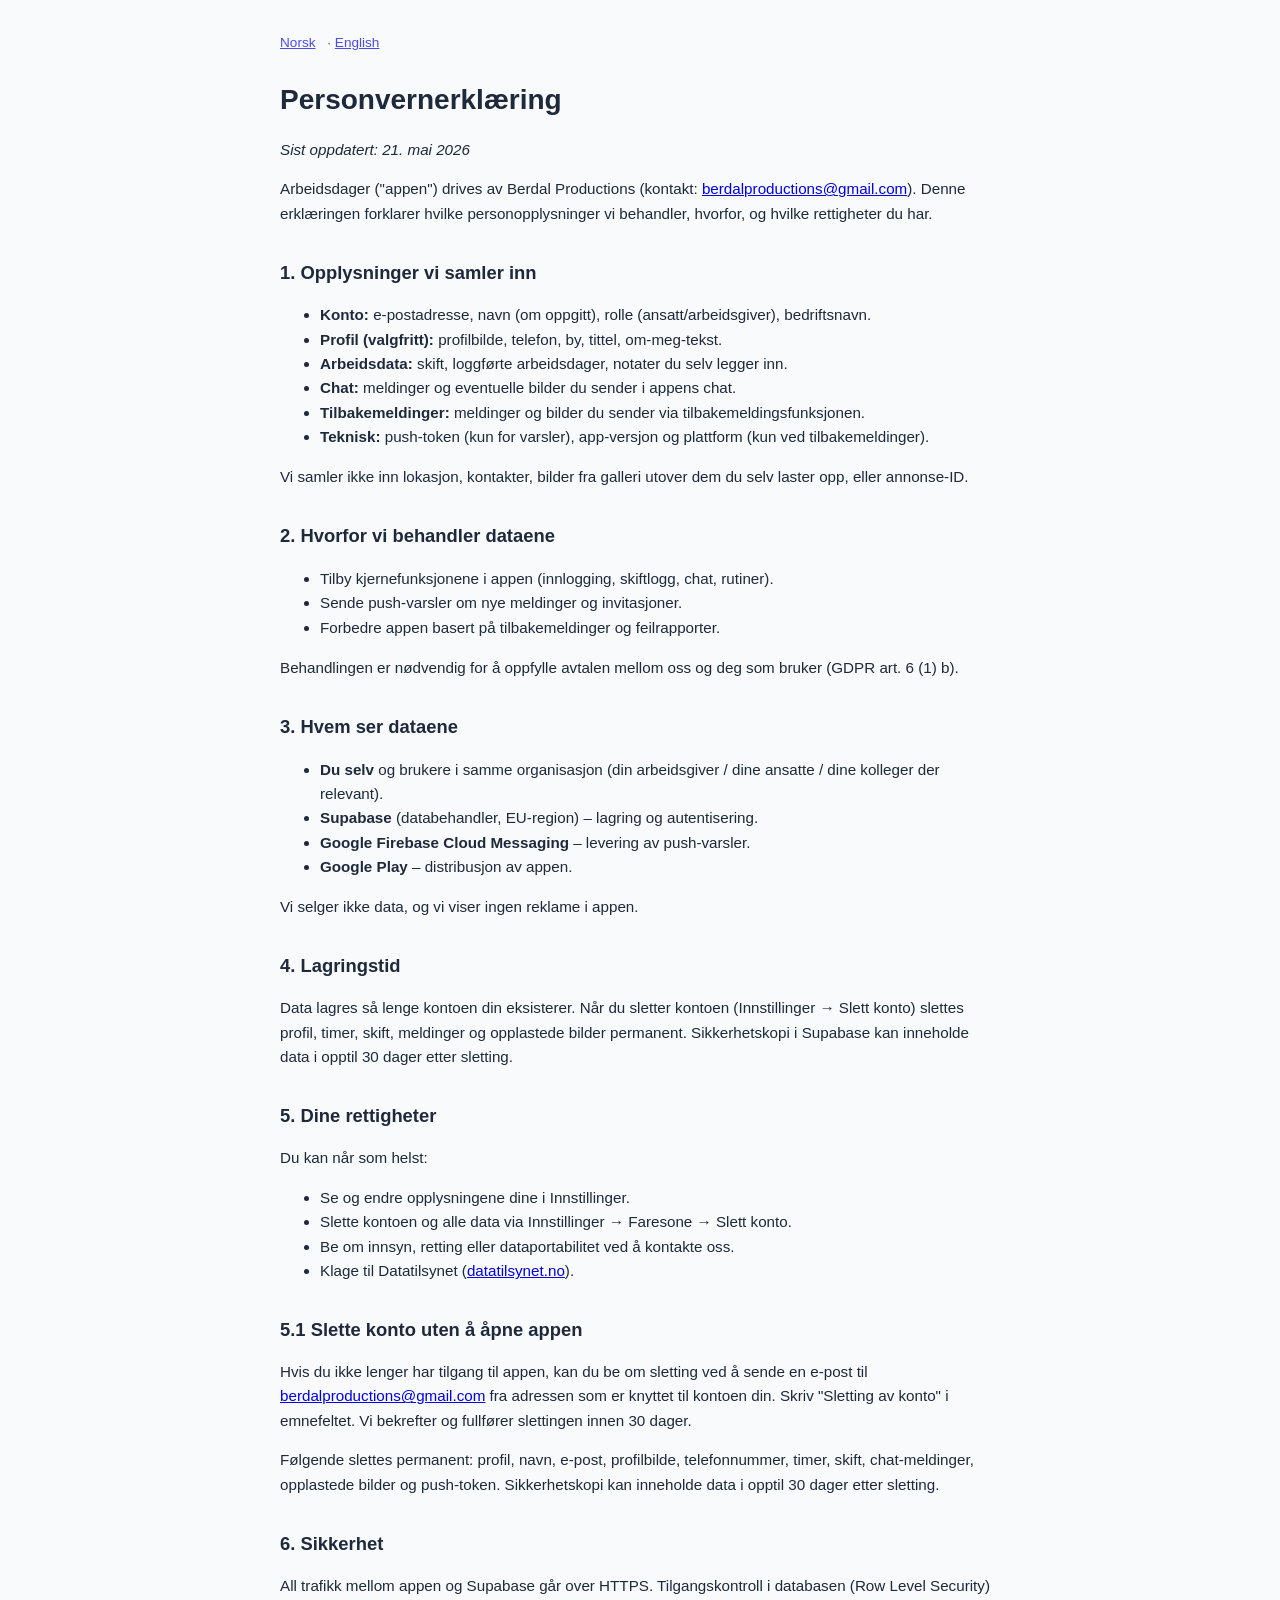
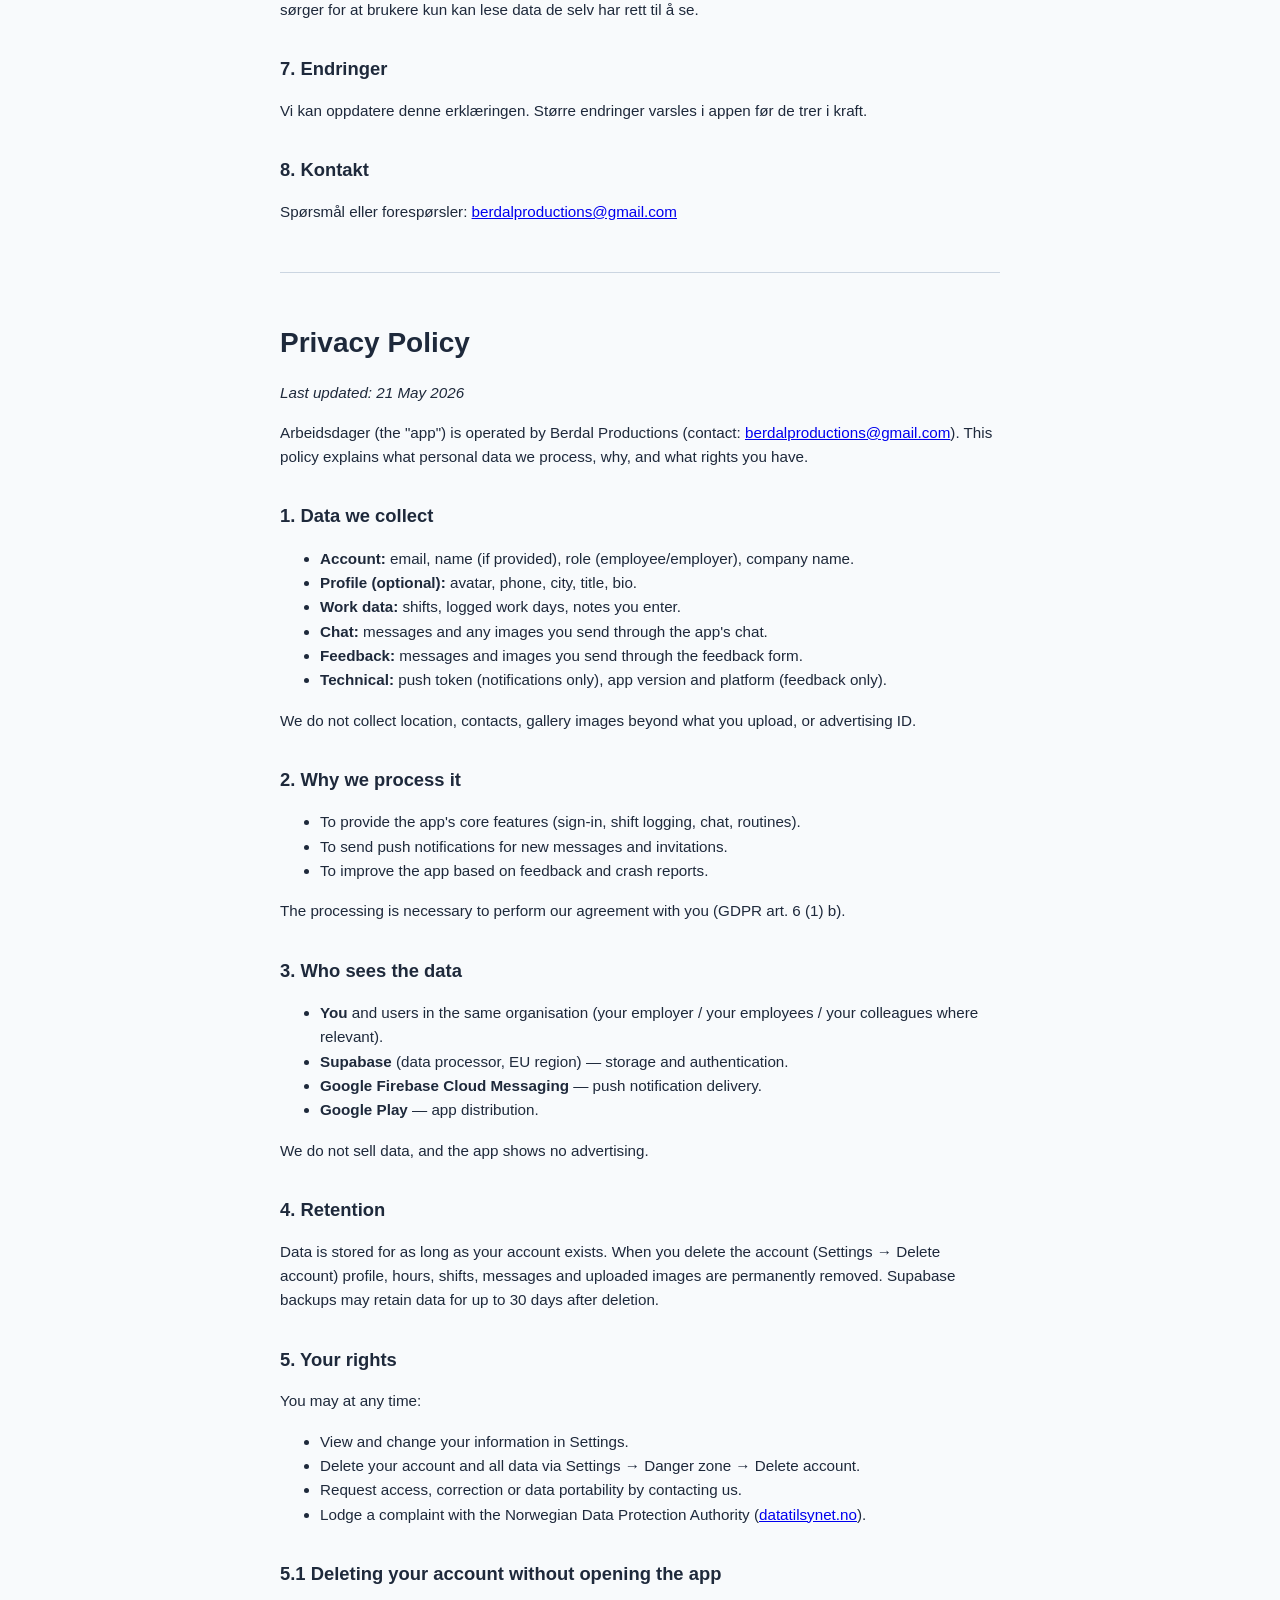
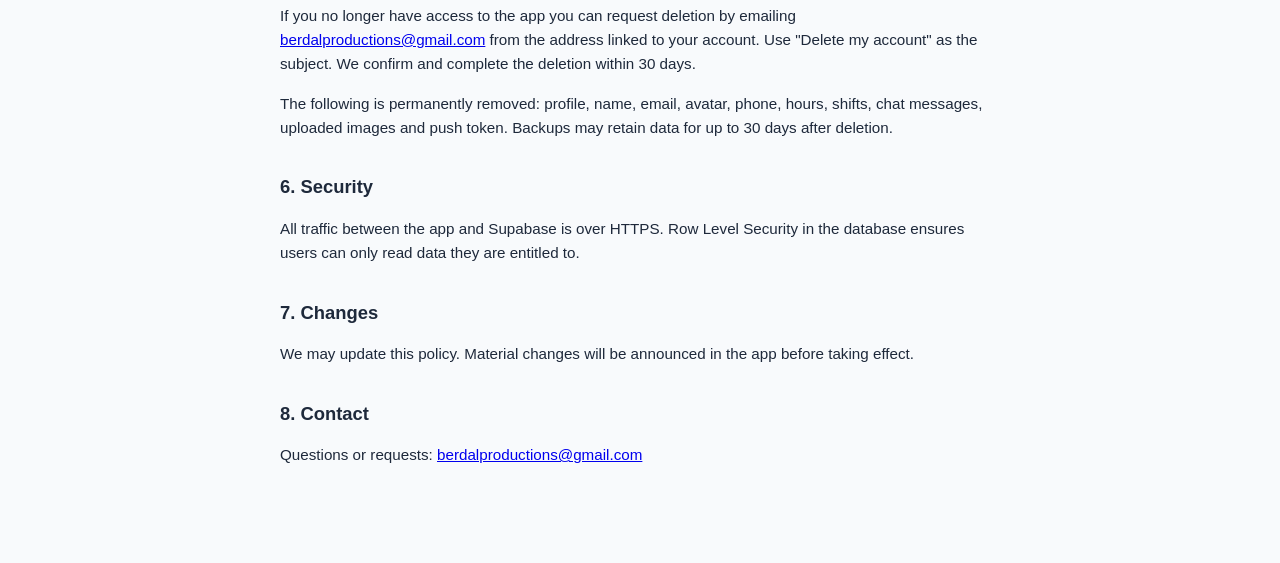
<file: privacy.html>
<!doctype html>
<html lang="nb">
<head>
  <meta charset="utf-8" />
  <meta name="viewport" content="width=device-width, initial-scale=1" />
  <title>Personvernerklæring – Arbeidsdager</title>
  <style>
    :root { color-scheme: light dark; }
    body {
      font-family: -apple-system, BlinkMacSystemFont, "Segoe UI", Roboto, sans-serif;
      max-width: 720px;
      margin: 2rem auto;
      padding: 0 1.25rem 3rem;
      line-height: 1.6;
      color: #1e293b;
      background: #f8fafc;
    }
    @media (prefers-color-scheme: dark) {
      body { color: #e2e8f0; background: #020617; }
      a { color: #60a5fa; }
    }
    h1 { font-size: 1.75rem; margin-bottom: 0.25rem; }
    h2 { font-size: 1.15rem; margin-top: 2rem; }
    h3 { font-size: 1rem; margin-top: 1.5rem; }
    p, li { font-size: 0.95rem; }
    .lang-switch { font-size: 0.85rem; opacity: 0.7; margin-bottom: 1.5rem; }
    .lang-switch a { margin-right: 0.5rem; }
    hr { border: none; border-top: 1px solid #cbd5e1; margin: 3rem 0; }
    @media (prefers-color-scheme: dark) { hr { border-top-color: #1e293b; } }
  </style>
</head>
<body>
  <p class="lang-switch">
    <a href="#nb">Norsk</a> · <a href="#en">English</a>
  </p>

  <section id="nb">
    <h1>Personvernerklæring</h1>
    <p><em>Sist oppdatert: 21. mai 2026</em></p>

    <p>
      Arbeidsdager ("appen") drives av Berdal Productions
      (kontakt: <a href="mailto:berdalproductions@gmail.com">berdalproductions@gmail.com</a>).
      Denne erklæringen forklarer hvilke personopplysninger vi behandler, hvorfor, og hvilke rettigheter du har.
    </p>

    <h2>1. Opplysninger vi samler inn</h2>
    <ul>
      <li><strong>Konto:</strong> e-postadresse, navn (om oppgitt), rolle (ansatt/arbeidsgiver), bedriftsnavn.</li>
      <li><strong>Profil (valgfritt):</strong> profilbilde, telefon, by, tittel, om-meg-tekst.</li>
      <li><strong>Arbeidsdata:</strong> skift, loggførte arbeidsdager, notater du selv legger inn.</li>
      <li><strong>Chat:</strong> meldinger og eventuelle bilder du sender i appens chat.</li>
      <li><strong>Tilbakemeldinger:</strong> meldinger og bilder du sender via tilbakemeldingsfunksjonen.</li>
      <li><strong>Teknisk:</strong> push-token (kun for varsler), app-versjon og plattform (kun ved tilbakemeldinger).</li>
    </ul>
    <p>Vi samler ikke inn lokasjon, kontakter, bilder fra galleri utover dem du selv laster opp, eller annonse-ID.</p>

    <h2>2. Hvorfor vi behandler dataene</h2>
    <ul>
      <li>Tilby kjernefunksjonene i appen (innlogging, skiftlogg, chat, rutiner).</li>
      <li>Sende push-varsler om nye meldinger og invitasjoner.</li>
      <li>Forbedre appen basert på tilbakemeldinger og feilrapporter.</li>
    </ul>
    <p>Behandlingen er nødvendig for å oppfylle avtalen mellom oss og deg som bruker (GDPR art. 6 (1) b).</p>

    <h2>3. Hvem ser dataene</h2>
    <ul>
      <li><strong>Du selv</strong> og brukere i samme organisasjon (din arbeidsgiver / dine ansatte / dine kolleger der relevant).</li>
      <li><strong>Supabase</strong> (databehandler, EU-region) – lagring og autentisering.</li>
      <li><strong>Google Firebase Cloud Messaging</strong> – levering av push-varsler.</li>
      <li><strong>Google Play</strong> – distribusjon av appen.</li>
    </ul>
    <p>Vi selger ikke data, og vi viser ingen reklame i appen.</p>

    <h2>4. Lagringstid</h2>
    <p>
      Data lagres så lenge kontoen din eksisterer. Når du sletter kontoen (Innstillinger → Slett konto)
      slettes profil, timer, skift, meldinger og opplastede bilder permanent. Sikkerhetskopi i Supabase
      kan inneholde data i opptil 30 dager etter sletting.
    </p>

    <h2>5. Dine rettigheter</h2>
    <p>Du kan når som helst:</p>
    <ul>
      <li>Se og endre opplysningene dine i Innstillinger.</li>
      <li>Slette kontoen og alle data via Innstillinger → Faresone → Slett konto.</li>
      <li>Be om innsyn, retting eller dataportabilitet ved å kontakte oss.</li>
      <li>Klage til Datatilsynet (<a href="https://www.datatilsynet.no">datatilsynet.no</a>).</li>
    </ul>

    <h2 id="slett-konto-nb">5.1 Slette konto uten å åpne appen</h2>
    <p>
      Hvis du ikke lenger har tilgang til appen, kan du be om sletting ved å sende en e-post til
      <a href="mailto:berdalproductions@gmail.com?subject=Sletting%20av%20konto">berdalproductions@gmail.com</a>
      fra adressen som er knyttet til kontoen din. Skriv "Sletting av konto" i emnefeltet.
      Vi bekrefter og fullfører slettingen innen 30 dager.
    </p>
    <p>
      Følgende slettes permanent: profil, navn, e-post, profilbilde, telefonnummer,
      timer, skift, chat-meldinger, opplastede bilder og push-token.
      Sikkerhetskopi kan inneholde data i opptil 30 dager etter sletting.
    </p>

    <h2>6. Sikkerhet</h2>
    <p>
      All trafikk mellom appen og Supabase går over HTTPS. Tilgangskontroll i databasen
      (Row Level Security) sørger for at brukere kun kan lese data de selv har rett til å se.
    </p>

    <h2>7. Endringer</h2>
    <p>
      Vi kan oppdatere denne erklæringen. Større endringer varsles i appen før de trer i kraft.
    </p>

    <h2>8. Kontakt</h2>
    <p>
      Spørsmål eller forespørsler: <a href="mailto:berdalproductions@gmail.com">berdalproductions@gmail.com</a>
    </p>
  </section>

  <hr />

  <section id="en">
    <h1>Privacy Policy</h1>
    <p><em>Last updated: 21 May 2026</em></p>

    <p>
      Arbeidsdager (the "app") is operated by Berdal Productions
      (contact: <a href="mailto:berdalproductions@gmail.com">berdalproductions@gmail.com</a>).
      This policy explains what personal data we process, why, and what rights you have.
    </p>

    <h2>1. Data we collect</h2>
    <ul>
      <li><strong>Account:</strong> email, name (if provided), role (employee/employer), company name.</li>
      <li><strong>Profile (optional):</strong> avatar, phone, city, title, bio.</li>
      <li><strong>Work data:</strong> shifts, logged work days, notes you enter.</li>
      <li><strong>Chat:</strong> messages and any images you send through the app's chat.</li>
      <li><strong>Feedback:</strong> messages and images you send through the feedback form.</li>
      <li><strong>Technical:</strong> push token (notifications only), app version and platform (feedback only).</li>
    </ul>
    <p>We do not collect location, contacts, gallery images beyond what you upload, or advertising ID.</p>

    <h2>2. Why we process it</h2>
    <ul>
      <li>To provide the app's core features (sign-in, shift logging, chat, routines).</li>
      <li>To send push notifications for new messages and invitations.</li>
      <li>To improve the app based on feedback and crash reports.</li>
    </ul>
    <p>The processing is necessary to perform our agreement with you (GDPR art. 6 (1) b).</p>

    <h2>3. Who sees the data</h2>
    <ul>
      <li><strong>You</strong> and users in the same organisation (your employer / your employees / your colleagues where relevant).</li>
      <li><strong>Supabase</strong> (data processor, EU region) — storage and authentication.</li>
      <li><strong>Google Firebase Cloud Messaging</strong> — push notification delivery.</li>
      <li><strong>Google Play</strong> — app distribution.</li>
    </ul>
    <p>We do not sell data, and the app shows no advertising.</p>

    <h2>4. Retention</h2>
    <p>
      Data is stored for as long as your account exists. When you delete the account
      (Settings → Delete account) profile, hours, shifts, messages and uploaded images are
      permanently removed. Supabase backups may retain data for up to 30 days after deletion.
    </p>

    <h2>5. Your rights</h2>
    <p>You may at any time:</p>
    <ul>
      <li>View and change your information in Settings.</li>
      <li>Delete your account and all data via Settings → Danger zone → Delete account.</li>
      <li>Request access, correction or data portability by contacting us.</li>
      <li>Lodge a complaint with the Norwegian Data Protection Authority (<a href="https://www.datatilsynet.no">datatilsynet.no</a>).</li>
    </ul>

    <h2 id="delete-account-en">5.1 Deleting your account without opening the app</h2>
    <p>
      If you no longer have access to the app you can request deletion by emailing
      <a href="mailto:berdalproductions@gmail.com?subject=Delete%20my%20account">berdalproductions@gmail.com</a>
      from the address linked to your account. Use "Delete my account" as the subject.
      We confirm and complete the deletion within 30 days.
    </p>
    <p>
      The following is permanently removed: profile, name, email, avatar, phone,
      hours, shifts, chat messages, uploaded images and push token.
      Backups may retain data for up to 30 days after deletion.
    </p>

    <h2>6. Security</h2>
    <p>
      All traffic between the app and Supabase is over HTTPS. Row Level Security in the database
      ensures users can only read data they are entitled to.
    </p>

    <h2>7. Changes</h2>
    <p>
      We may update this policy. Material changes will be announced in the app before taking effect.
    </p>

    <h2>8. Contact</h2>
    <p>
      Questions or requests: <a href="mailto:berdalproductions@gmail.com">berdalproductions@gmail.com</a>
    </p>
  </section>
</body>
</html>
</file>
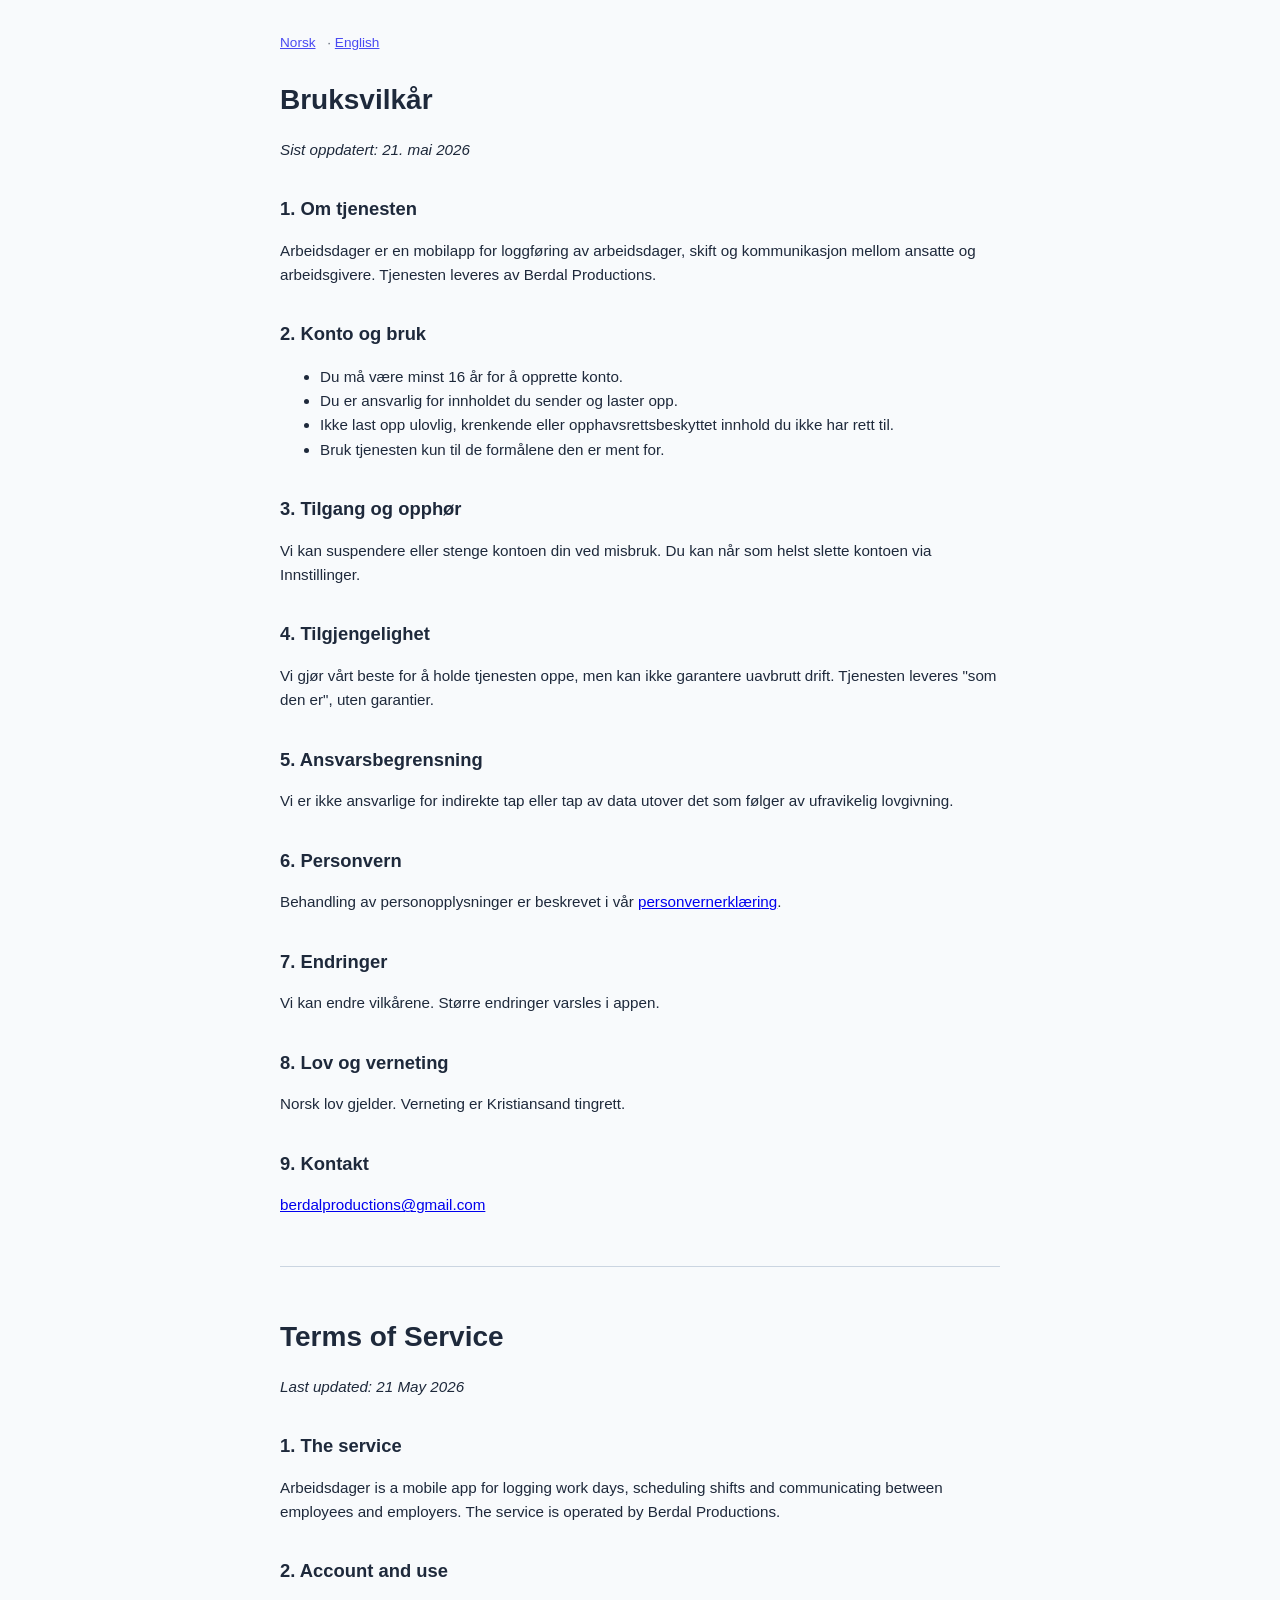
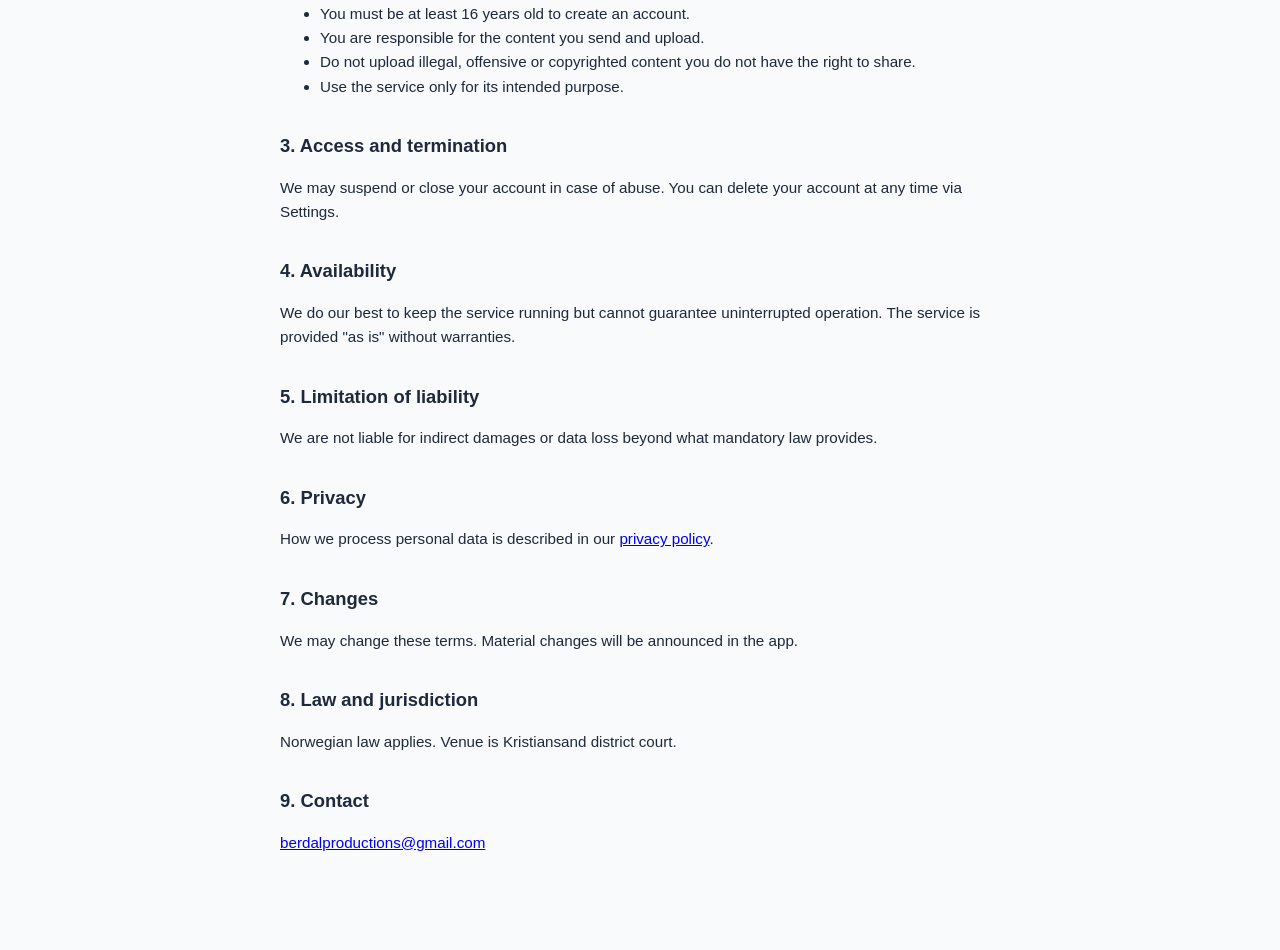
<file: terms.html>
<!doctype html>
<html lang="nb">
<head>
  <meta charset="utf-8" />
  <meta name="viewport" content="width=device-width, initial-scale=1" />
  <title>Vilkår – Arbeidsdager</title>
  <style>
    :root { color-scheme: light dark; }
    body {
      font-family: -apple-system, BlinkMacSystemFont, "Segoe UI", Roboto, sans-serif;
      max-width: 720px;
      margin: 2rem auto;
      padding: 0 1.25rem 3rem;
      line-height: 1.6;
      color: #1e293b;
      background: #f8fafc;
    }
    @media (prefers-color-scheme: dark) {
      body { color: #e2e8f0; background: #020617; }
      a { color: #60a5fa; }
    }
    h1 { font-size: 1.75rem; margin-bottom: 0.25rem; }
    h2 { font-size: 1.15rem; margin-top: 2rem; }
    p, li { font-size: 0.95rem; }
    .lang-switch { font-size: 0.85rem; opacity: 0.7; margin-bottom: 1.5rem; }
    .lang-switch a { margin-right: 0.5rem; }
    hr { border: none; border-top: 1px solid #cbd5e1; margin: 3rem 0; }
    @media (prefers-color-scheme: dark) { hr { border-top-color: #1e293b; } }
  </style>
</head>
<body>
  <p class="lang-switch">
    <a href="#nb">Norsk</a> · <a href="#en">English</a>
  </p>

  <section id="nb">
    <h1>Bruksvilkår</h1>
    <p><em>Sist oppdatert: 21. mai 2026</em></p>

    <h2>1. Om tjenesten</h2>
    <p>
      Arbeidsdager er en mobilapp for loggføring av arbeidsdager, skift og kommunikasjon mellom ansatte
      og arbeidsgivere. Tjenesten leveres av Berdal Productions.
    </p>

    <h2>2. Konto og bruk</h2>
    <ul>
      <li>Du må være minst 16 år for å opprette konto.</li>
      <li>Du er ansvarlig for innholdet du sender og laster opp.</li>
      <li>Ikke last opp ulovlig, krenkende eller opphavsrettsbeskyttet innhold du ikke har rett til.</li>
      <li>Bruk tjenesten kun til de formålene den er ment for.</li>
    </ul>

    <h2>3. Tilgang og opphør</h2>
    <p>
      Vi kan suspendere eller stenge kontoen din ved misbruk. Du kan når som helst slette kontoen
      via Innstillinger.
    </p>

    <h2>4. Tilgjengelighet</h2>
    <p>
      Vi gjør vårt beste for å holde tjenesten oppe, men kan ikke garantere uavbrutt drift.
      Tjenesten leveres "som den er", uten garantier.
    </p>

    <h2>5. Ansvarsbegrensning</h2>
    <p>
      Vi er ikke ansvarlige for indirekte tap eller tap av data utover det som følger av
      ufravikelig lovgivning.
    </p>

    <h2>6. Personvern</h2>
    <p>
      Behandling av personopplysninger er beskrevet i vår
      <a href="/privacy.html">personvernerklæring</a>.
    </p>

    <h2>7. Endringer</h2>
    <p>
      Vi kan endre vilkårene. Større endringer varsles i appen.
    </p>

    <h2>8. Lov og verneting</h2>
    <p>
      Norsk lov gjelder. Verneting er Kristiansand tingrett.
    </p>

    <h2>9. Kontakt</h2>
    <p>
      <a href="mailto:berdalproductions@gmail.com">berdalproductions@gmail.com</a>
    </p>
  </section>

  <hr />

  <section id="en">
    <h1>Terms of Service</h1>
    <p><em>Last updated: 21 May 2026</em></p>

    <h2>1. The service</h2>
    <p>
      Arbeidsdager is a mobile app for logging work days, scheduling shifts and communicating
      between employees and employers. The service is operated by Berdal Productions.
    </p>

    <h2>2. Account and use</h2>
    <ul>
      <li>You must be at least 16 years old to create an account.</li>
      <li>You are responsible for the content you send and upload.</li>
      <li>Do not upload illegal, offensive or copyrighted content you do not have the right to share.</li>
      <li>Use the service only for its intended purpose.</li>
    </ul>

    <h2>3. Access and termination</h2>
    <p>
      We may suspend or close your account in case of abuse. You can delete your account at any time
      via Settings.
    </p>

    <h2>4. Availability</h2>
    <p>
      We do our best to keep the service running but cannot guarantee uninterrupted operation.
      The service is provided "as is" without warranties.
    </p>

    <h2>5. Limitation of liability</h2>
    <p>
      We are not liable for indirect damages or data loss beyond what mandatory law provides.
    </p>

    <h2>6. Privacy</h2>
    <p>
      How we process personal data is described in our
      <a href="/privacy.html">privacy policy</a>.
    </p>

    <h2>7. Changes</h2>
    <p>
      We may change these terms. Material changes will be announced in the app.
    </p>

    <h2>8. Law and jurisdiction</h2>
    <p>
      Norwegian law applies. Venue is Kristiansand district court.
    </p>

    <h2>9. Contact</h2>
    <p>
      <a href="mailto:berdalproductions@gmail.com">berdalproductions@gmail.com</a>
    </p>
  </section>
</body>
</html>
</file>
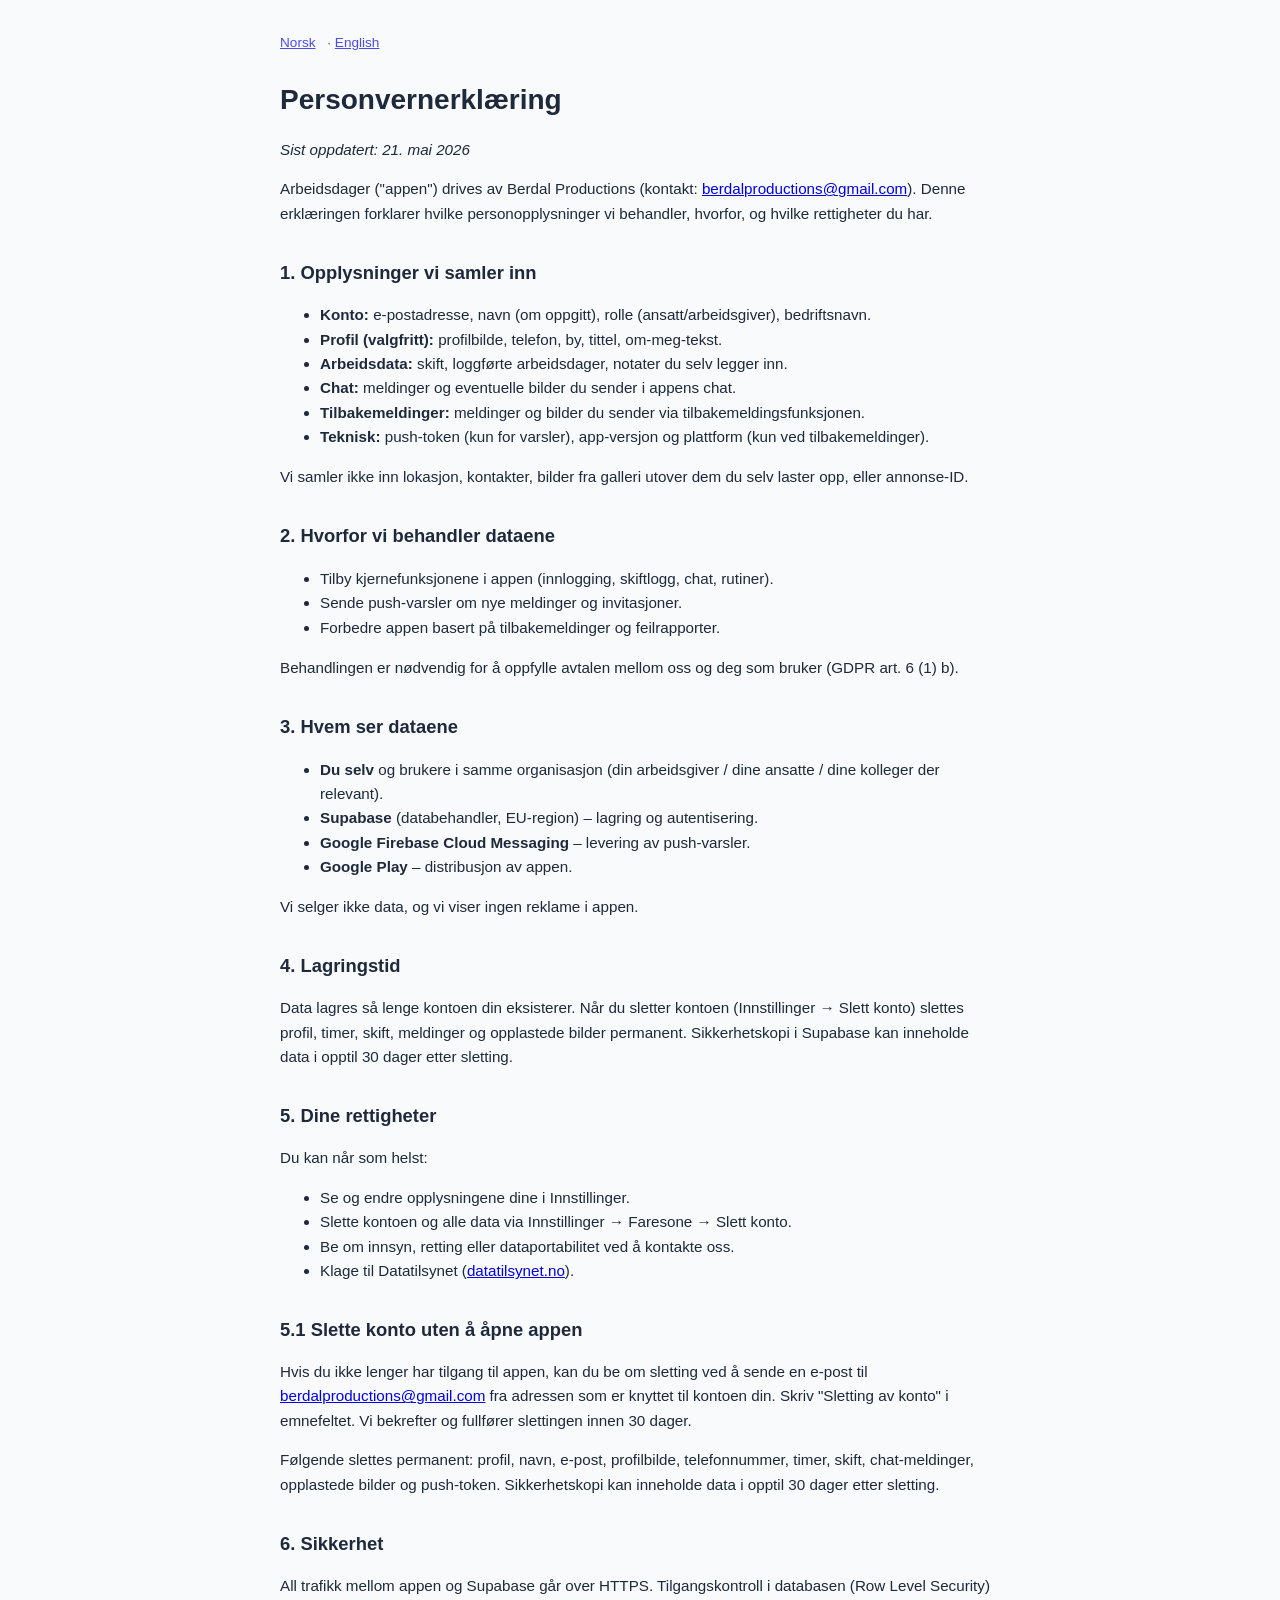
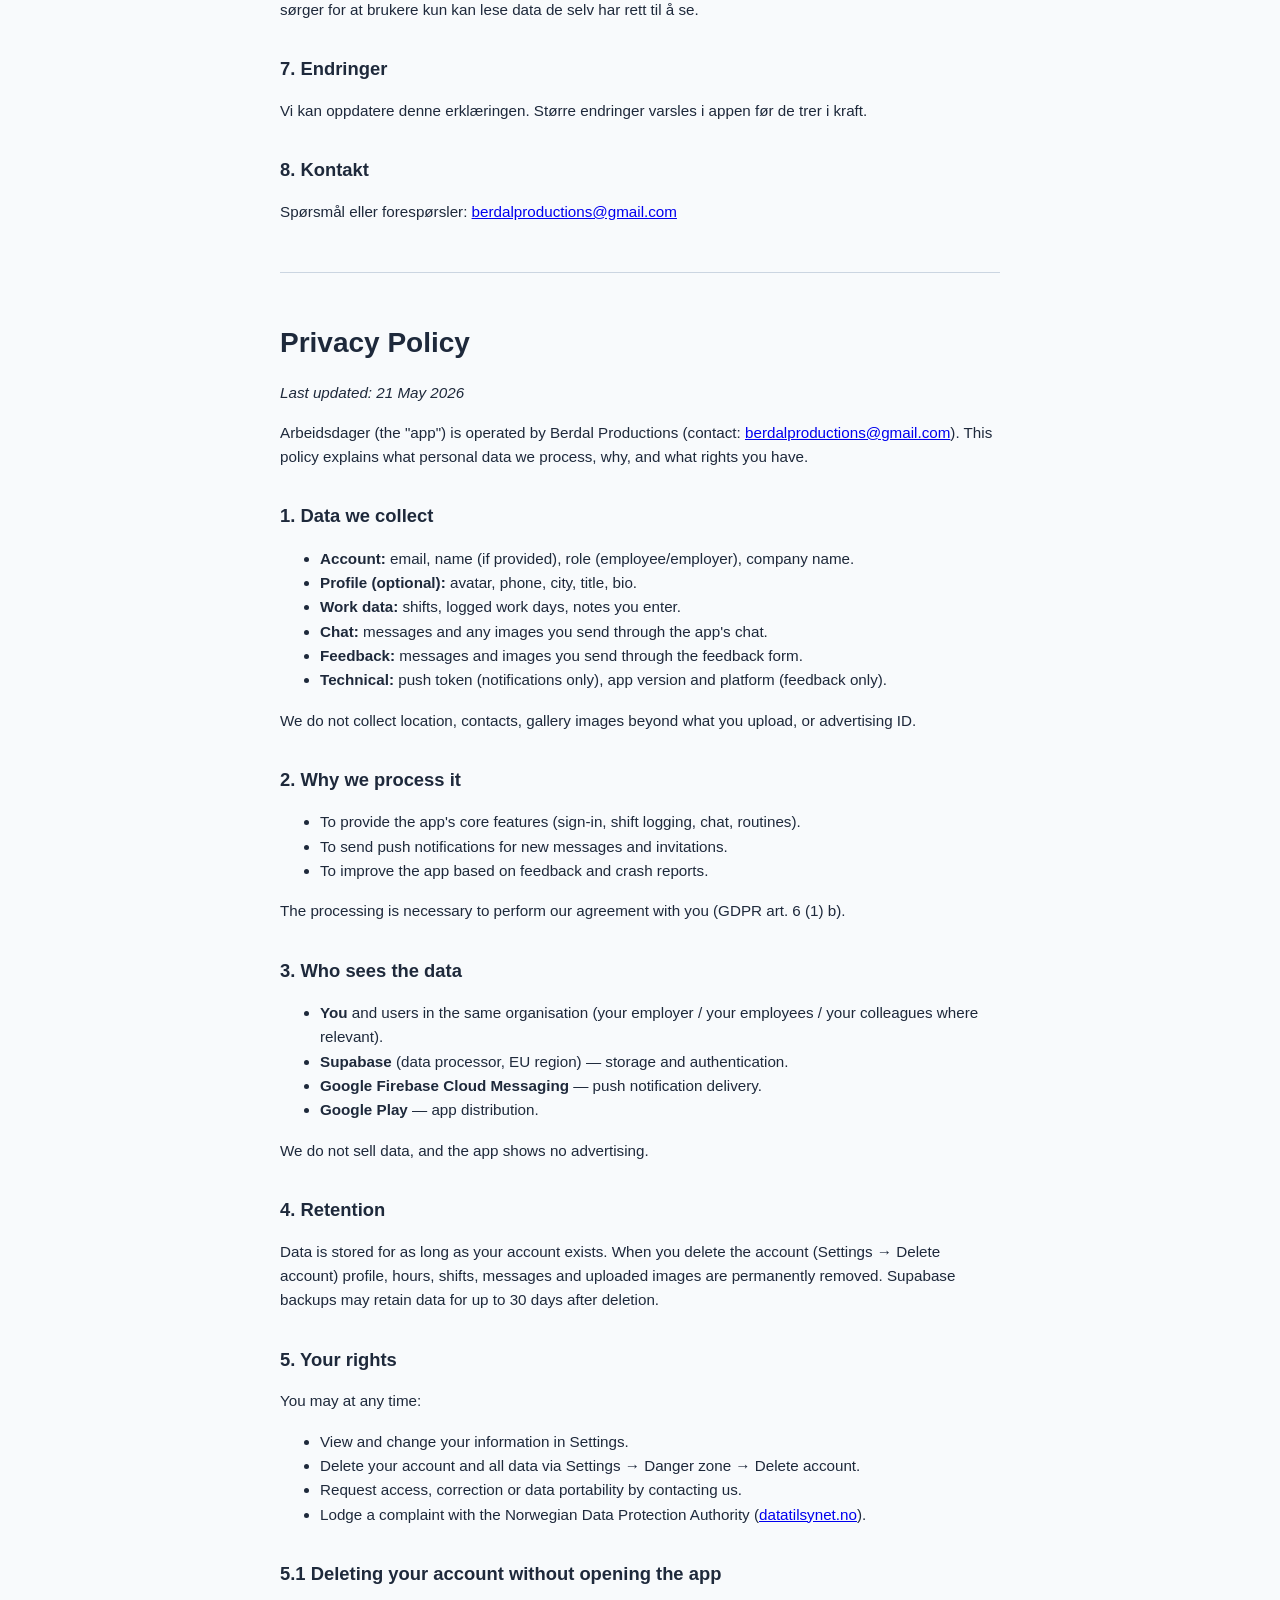
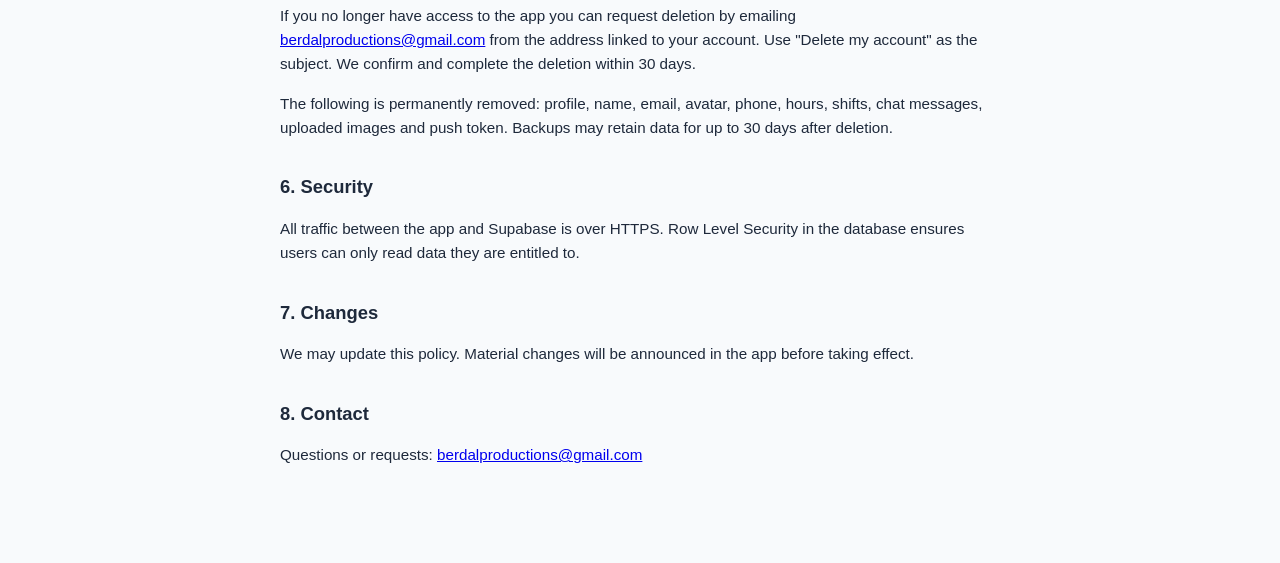
<file: arbeidsdager/privacy.html>
<!doctype html>
<html lang="nb">
<head>
  <meta charset="utf-8" />
  <meta name="viewport" content="width=device-width, initial-scale=1" />
  <title>Personvernerklæring – Arbeidsdager</title>
  <meta name="description" content="Personvernerklæring – Arbeidsdager — Berdal Productions.">
  <link rel="canonical" href="https://berdalproductions.berdal.dev/arbeidsdager/privacy">
  <link rel="icon" href="/icons/favicon.ico" sizes="any">
  <link rel="icon" href="/icons/favicon-32.png" type="image/png" sizes="32x32">
  <style>
    :root { color-scheme: light dark; }
    body {
      font-family: -apple-system, BlinkMacSystemFont, "Segoe UI", Roboto, sans-serif;
      max-width: 720px;
      margin: 2rem auto;
      padding: 0 1.25rem 3rem;
      line-height: 1.6;
      color: #1e293b;
      background: #f8fafc;
    }
    @media (prefers-color-scheme: dark) {
      body { color: #e2e8f0; background: #020617; }
      a { color: #60a5fa; }
    }
    h1 { font-size: 1.75rem; margin-bottom: 0.25rem; }
    h2 { font-size: 1.15rem; margin-top: 2rem; }
    h3 { font-size: 1rem; margin-top: 1.5rem; }
    p, li { font-size: 0.95rem; }
    .lang-switch { font-size: 0.85rem; opacity: 0.7; margin-bottom: 1.5rem; }
    .lang-switch a { margin-right: 0.5rem; }
    hr { border: none; border-top: 1px solid #cbd5e1; margin: 3rem 0; }
    @media (prefers-color-scheme: dark) { hr { border-top-color: #1e293b; } }
  </style>
</head>
<body>
  <p class="lang-switch">
    <a href="#nb">Norsk</a> · <a href="#en">English</a>
  </p>

  <section id="nb">
    <h1>Personvernerklæring</h1>
    <p><em>Sist oppdatert: 21. mai 2026</em></p>

    <p>
      Arbeidsdager ("appen") drives av Berdal Productions
      (kontakt: <a href="mailto:berdalproductions@gmail.com">berdalproductions@gmail.com</a>).
      Denne erklæringen forklarer hvilke personopplysninger vi behandler, hvorfor, og hvilke rettigheter du har.
    </p>

    <h2>1. Opplysninger vi samler inn</h2>
    <ul>
      <li><strong>Konto:</strong> e-postadresse, navn (om oppgitt), rolle (ansatt/arbeidsgiver), bedriftsnavn.</li>
      <li><strong>Profil (valgfritt):</strong> profilbilde, telefon, by, tittel, om-meg-tekst.</li>
      <li><strong>Arbeidsdata:</strong> skift, loggførte arbeidsdager, notater du selv legger inn.</li>
      <li><strong>Chat:</strong> meldinger og eventuelle bilder du sender i appens chat.</li>
      <li><strong>Tilbakemeldinger:</strong> meldinger og bilder du sender via tilbakemeldingsfunksjonen.</li>
      <li><strong>Teknisk:</strong> push-token (kun for varsler), app-versjon og plattform (kun ved tilbakemeldinger).</li>
    </ul>
    <p>Vi samler ikke inn lokasjon, kontakter, bilder fra galleri utover dem du selv laster opp, eller annonse-ID.</p>

    <h2>2. Hvorfor vi behandler dataene</h2>
    <ul>
      <li>Tilby kjernefunksjonene i appen (innlogging, skiftlogg, chat, rutiner).</li>
      <li>Sende push-varsler om nye meldinger og invitasjoner.</li>
      <li>Forbedre appen basert på tilbakemeldinger og feilrapporter.</li>
    </ul>
    <p>Behandlingen er nødvendig for å oppfylle avtalen mellom oss og deg som bruker (GDPR art. 6 (1) b).</p>

    <h2>3. Hvem ser dataene</h2>
    <ul>
      <li><strong>Du selv</strong> og brukere i samme organisasjon (din arbeidsgiver / dine ansatte / dine kolleger der relevant).</li>
      <li><strong>Supabase</strong> (databehandler, EU-region) – lagring og autentisering.</li>
      <li><strong>Google Firebase Cloud Messaging</strong> – levering av push-varsler.</li>
      <li><strong>Google Play</strong> – distribusjon av appen.</li>
    </ul>
    <p>Vi selger ikke data, og vi viser ingen reklame i appen.</p>

    <h2>4. Lagringstid</h2>
    <p>
      Data lagres så lenge kontoen din eksisterer. Når du sletter kontoen (Innstillinger → Slett konto)
      slettes profil, timer, skift, meldinger og opplastede bilder permanent. Sikkerhetskopi i Supabase
      kan inneholde data i opptil 30 dager etter sletting.
    </p>

    <h2>5. Dine rettigheter</h2>
    <p>Du kan når som helst:</p>
    <ul>
      <li>Se og endre opplysningene dine i Innstillinger.</li>
      <li>Slette kontoen og alle data via Innstillinger → Faresone → Slett konto.</li>
      <li>Be om innsyn, retting eller dataportabilitet ved å kontakte oss.</li>
      <li>Klage til Datatilsynet (<a href="https://www.datatilsynet.no">datatilsynet.no</a>).</li>
    </ul>

    <h2 id="slett-konto-nb">5.1 Slette konto uten å åpne appen</h2>
    <p>
      Hvis du ikke lenger har tilgang til appen, kan du be om sletting ved å sende en e-post til
      <a href="mailto:berdalproductions@gmail.com?subject=Sletting%20av%20konto">berdalproductions@gmail.com</a>
      fra adressen som er knyttet til kontoen din. Skriv "Sletting av konto" i emnefeltet.
      Vi bekrefter og fullfører slettingen innen 30 dager.
    </p>
    <p>
      Følgende slettes permanent: profil, navn, e-post, profilbilde, telefonnummer,
      timer, skift, chat-meldinger, opplastede bilder og push-token.
      Sikkerhetskopi kan inneholde data i opptil 30 dager etter sletting.
    </p>

    <h2>6. Sikkerhet</h2>
    <p>
      All trafikk mellom appen og Supabase går over HTTPS. Tilgangskontroll i databasen
      (Row Level Security) sørger for at brukere kun kan lese data de selv har rett til å se.
    </p>

    <h2>7. Endringer</h2>
    <p>
      Vi kan oppdatere denne erklæringen. Større endringer varsles i appen før de trer i kraft.
    </p>

    <h2>8. Kontakt</h2>
    <p>
      Spørsmål eller forespørsler: <a href="mailto:berdalproductions@gmail.com">berdalproductions@gmail.com</a>
    </p>
  </section>

  <hr />

  <section id="en">
    <h1>Privacy Policy</h1>
    <p><em>Last updated: 21 May 2026</em></p>

    <p>
      Arbeidsdager (the "app") is operated by Berdal Productions
      (contact: <a href="mailto:berdalproductions@gmail.com">berdalproductions@gmail.com</a>).
      This policy explains what personal data we process, why, and what rights you have.
    </p>

    <h2>1. Data we collect</h2>
    <ul>
      <li><strong>Account:</strong> email, name (if provided), role (employee/employer), company name.</li>
      <li><strong>Profile (optional):</strong> avatar, phone, city, title, bio.</li>
      <li><strong>Work data:</strong> shifts, logged work days, notes you enter.</li>
      <li><strong>Chat:</strong> messages and any images you send through the app's chat.</li>
      <li><strong>Feedback:</strong> messages and images you send through the feedback form.</li>
      <li><strong>Technical:</strong> push token (notifications only), app version and platform (feedback only).</li>
    </ul>
    <p>We do not collect location, contacts, gallery images beyond what you upload, or advertising ID.</p>

    <h2>2. Why we process it</h2>
    <ul>
      <li>To provide the app's core features (sign-in, shift logging, chat, routines).</li>
      <li>To send push notifications for new messages and invitations.</li>
      <li>To improve the app based on feedback and crash reports.</li>
    </ul>
    <p>The processing is necessary to perform our agreement with you (GDPR art. 6 (1) b).</p>

    <h2>3. Who sees the data</h2>
    <ul>
      <li><strong>You</strong> and users in the same organisation (your employer / your employees / your colleagues where relevant).</li>
      <li><strong>Supabase</strong> (data processor, EU region) — storage and authentication.</li>
      <li><strong>Google Firebase Cloud Messaging</strong> — push notification delivery.</li>
      <li><strong>Google Play</strong> — app distribution.</li>
    </ul>
    <p>We do not sell data, and the app shows no advertising.</p>

    <h2>4. Retention</h2>
    <p>
      Data is stored for as long as your account exists. When you delete the account
      (Settings → Delete account) profile, hours, shifts, messages and uploaded images are
      permanently removed. Supabase backups may retain data for up to 30 days after deletion.
    </p>

    <h2>5. Your rights</h2>
    <p>You may at any time:</p>
    <ul>
      <li>View and change your information in Settings.</li>
      <li>Delete your account and all data via Settings → Danger zone → Delete account.</li>
      <li>Request access, correction or data portability by contacting us.</li>
      <li>Lodge a complaint with the Norwegian Data Protection Authority (<a href="https://www.datatilsynet.no">datatilsynet.no</a>).</li>
    </ul>

    <h2 id="delete-account-en">5.1 Deleting your account without opening the app</h2>
    <p>
      If you no longer have access to the app you can request deletion by emailing
      <a href="mailto:berdalproductions@gmail.com?subject=Delete%20my%20account">berdalproductions@gmail.com</a>
      from the address linked to your account. Use "Delete my account" as the subject.
      We confirm and complete the deletion within 30 days.
    </p>
    <p>
      The following is permanently removed: profile, name, email, avatar, phone,
      hours, shifts, chat messages, uploaded images and push token.
      Backups may retain data for up to 30 days after deletion.
    </p>

    <h2>6. Security</h2>
    <p>
      All traffic between the app and Supabase is over HTTPS. Row Level Security in the database
      ensures users can only read data they are entitled to.
    </p>

    <h2>7. Changes</h2>
    <p>
      We may update this policy. Material changes will be announced in the app before taking effect.
    </p>

    <h2>8. Contact</h2>
    <p>
      Questions or requests: <a href="mailto:berdalproductions@gmail.com">berdalproductions@gmail.com</a>
    </p>
  </section>
</body>
</html>
</file>
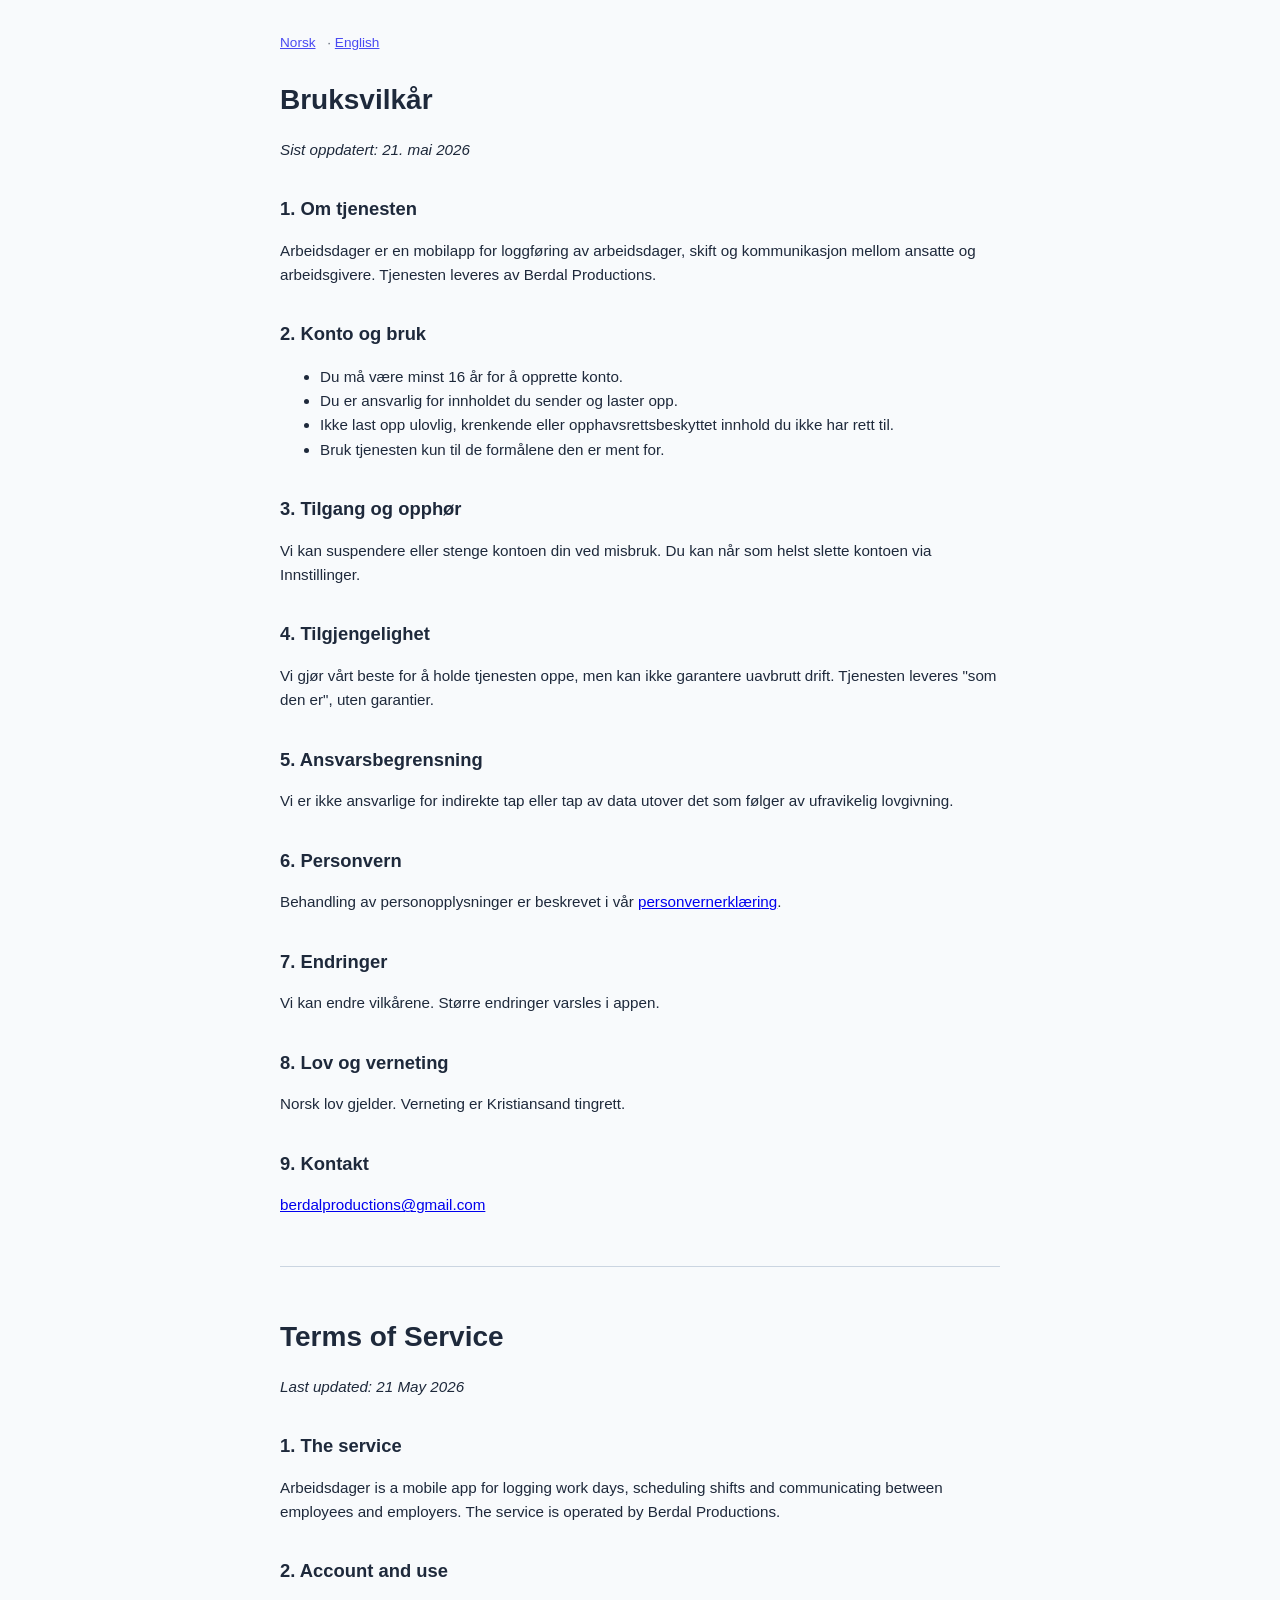
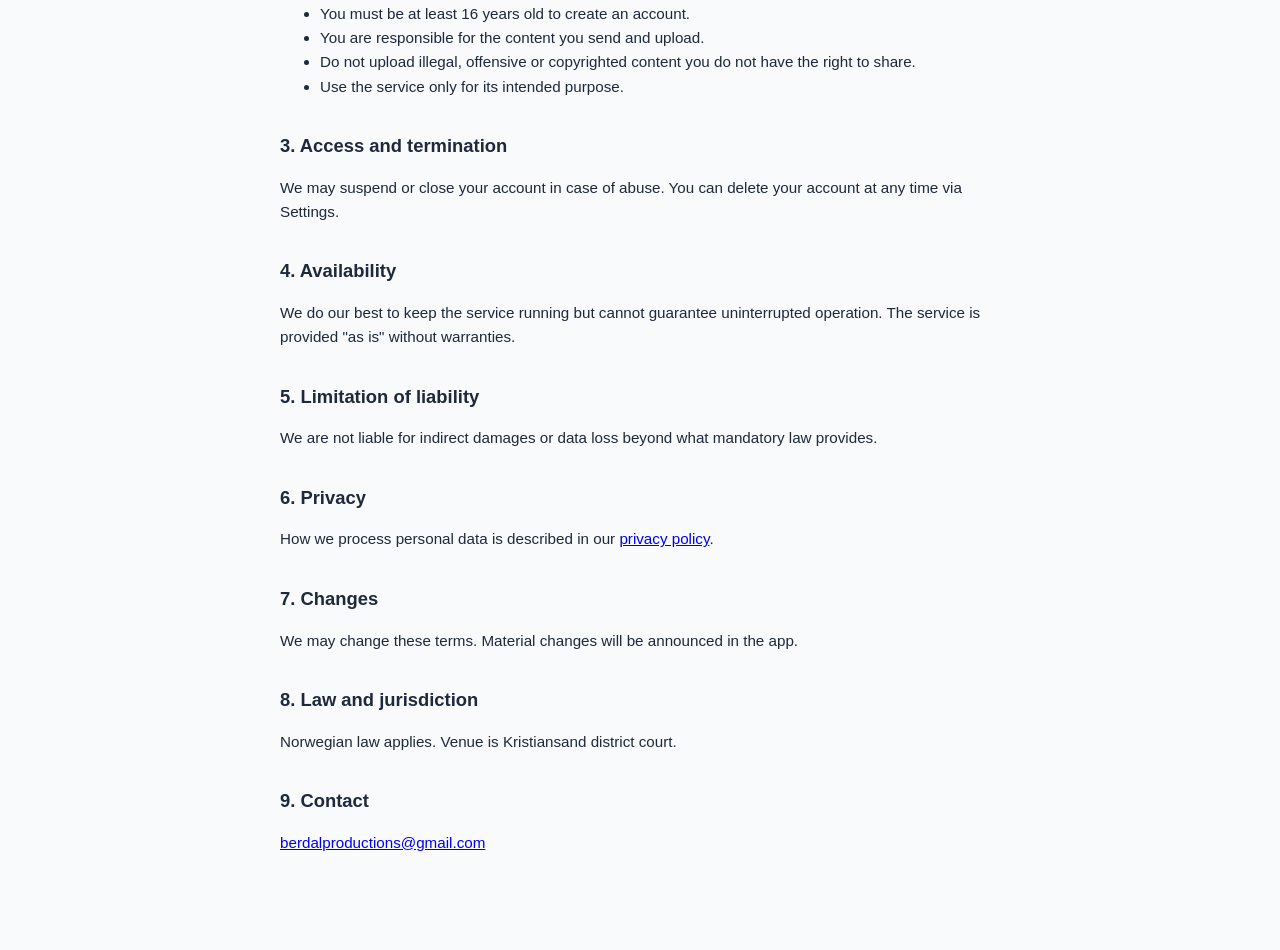
<file: arbeidsdager/terms.html>
<!doctype html>
<html lang="nb">
<head>
  <meta charset="utf-8" />
  <meta name="viewport" content="width=device-width, initial-scale=1" />
  <title>Vilkår – Arbeidsdager</title>
  <meta name="description" content="Vilkår – Arbeidsdager — Berdal Productions.">
  <link rel="canonical" href="https://berdalproductions.berdal.dev/arbeidsdager/terms">
  <link rel="icon" href="/icons/favicon.ico" sizes="any">
  <link rel="icon" href="/icons/favicon-32.png" type="image/png" sizes="32x32">
  <style>
    :root { color-scheme: light dark; }
    body {
      font-family: -apple-system, BlinkMacSystemFont, "Segoe UI", Roboto, sans-serif;
      max-width: 720px;
      margin: 2rem auto;
      padding: 0 1.25rem 3rem;
      line-height: 1.6;
      color: #1e293b;
      background: #f8fafc;
    }
    @media (prefers-color-scheme: dark) {
      body { color: #e2e8f0; background: #020617; }
      a { color: #60a5fa; }
    }
    h1 { font-size: 1.75rem; margin-bottom: 0.25rem; }
    h2 { font-size: 1.15rem; margin-top: 2rem; }
    p, li { font-size: 0.95rem; }
    .lang-switch { font-size: 0.85rem; opacity: 0.7; margin-bottom: 1.5rem; }
    .lang-switch a { margin-right: 0.5rem; }
    hr { border: none; border-top: 1px solid #cbd5e1; margin: 3rem 0; }
    @media (prefers-color-scheme: dark) { hr { border-top-color: #1e293b; } }
  </style>
</head>
<body>
  <p class="lang-switch">
    <a href="#nb">Norsk</a> · <a href="#en">English</a>
  </p>

  <section id="nb">
    <h1>Bruksvilkår</h1>
    <p><em>Sist oppdatert: 21. mai 2026</em></p>

    <h2>1. Om tjenesten</h2>
    <p>
      Arbeidsdager er en mobilapp for loggføring av arbeidsdager, skift og kommunikasjon mellom ansatte
      og arbeidsgivere. Tjenesten leveres av Berdal Productions.
    </p>

    <h2>2. Konto og bruk</h2>
    <ul>
      <li>Du må være minst 16 år for å opprette konto.</li>
      <li>Du er ansvarlig for innholdet du sender og laster opp.</li>
      <li>Ikke last opp ulovlig, krenkende eller opphavsrettsbeskyttet innhold du ikke har rett til.</li>
      <li>Bruk tjenesten kun til de formålene den er ment for.</li>
    </ul>

    <h2>3. Tilgang og opphør</h2>
    <p>
      Vi kan suspendere eller stenge kontoen din ved misbruk. Du kan når som helst slette kontoen
      via Innstillinger.
    </p>

    <h2>4. Tilgjengelighet</h2>
    <p>
      Vi gjør vårt beste for å holde tjenesten oppe, men kan ikke garantere uavbrutt drift.
      Tjenesten leveres "som den er", uten garantier.
    </p>

    <h2>5. Ansvarsbegrensning</h2>
    <p>
      Vi er ikke ansvarlige for indirekte tap eller tap av data utover det som følger av
      ufravikelig lovgivning.
    </p>

    <h2>6. Personvern</h2>
    <p>
      Behandling av personopplysninger er beskrevet i vår
      <a href="/arbeidsdager/privacy.html">personvernerklæring</a>.
    </p>

    <h2>7. Endringer</h2>
    <p>
      Vi kan endre vilkårene. Større endringer varsles i appen.
    </p>

    <h2>8. Lov og verneting</h2>
    <p>
      Norsk lov gjelder. Verneting er Kristiansand tingrett.
    </p>

    <h2>9. Kontakt</h2>
    <p>
      <a href="mailto:berdalproductions@gmail.com">berdalproductions@gmail.com</a>
    </p>
  </section>

  <hr />

  <section id="en">
    <h1>Terms of Service</h1>
    <p><em>Last updated: 21 May 2026</em></p>

    <h2>1. The service</h2>
    <p>
      Arbeidsdager is a mobile app for logging work days, scheduling shifts and communicating
      between employees and employers. The service is operated by Berdal Productions.
    </p>

    <h2>2. Account and use</h2>
    <ul>
      <li>You must be at least 16 years old to create an account.</li>
      <li>You are responsible for the content you send and upload.</li>
      <li>Do not upload illegal, offensive or copyrighted content you do not have the right to share.</li>
      <li>Use the service only for its intended purpose.</li>
    </ul>

    <h2>3. Access and termination</h2>
    <p>
      We may suspend or close your account in case of abuse. You can delete your account at any time
      via Settings.
    </p>

    <h2>4. Availability</h2>
    <p>
      We do our best to keep the service running but cannot guarantee uninterrupted operation.
      The service is provided "as is" without warranties.
    </p>

    <h2>5. Limitation of liability</h2>
    <p>
      We are not liable for indirect damages or data loss beyond what mandatory law provides.
    </p>

    <h2>6. Privacy</h2>
    <p>
      How we process personal data is described in our
      <a href="/arbeidsdager/privacy.html">privacy policy</a>.
    </p>

    <h2>7. Changes</h2>
    <p>
      We may change these terms. Material changes will be announced in the app.
    </p>

    <h2>8. Law and jurisdiction</h2>
    <p>
      Norwegian law applies. Venue is Kristiansand district court.
    </p>

    <h2>9. Contact</h2>
    <p>
      <a href="mailto:berdalproductions@gmail.com">berdalproductions@gmail.com</a>
    </p>
  </section>
</body>
</html>
</file>
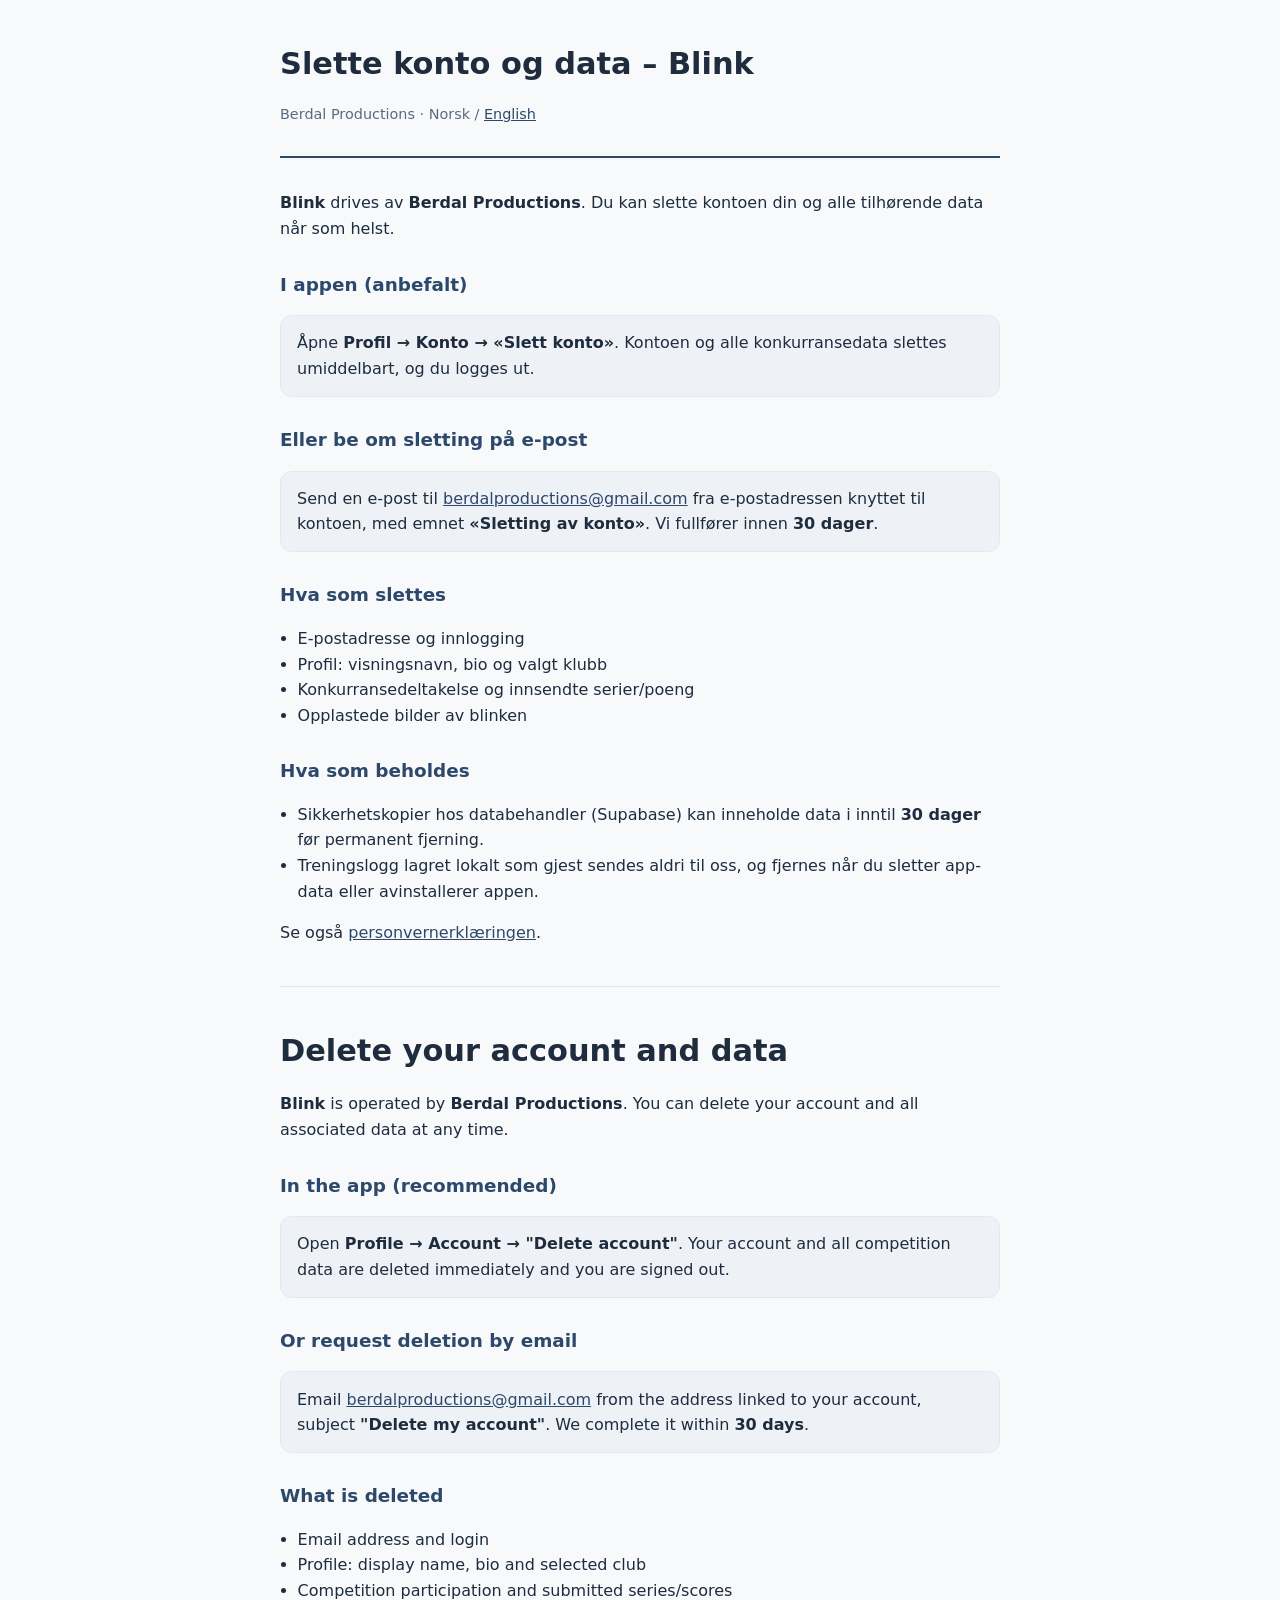
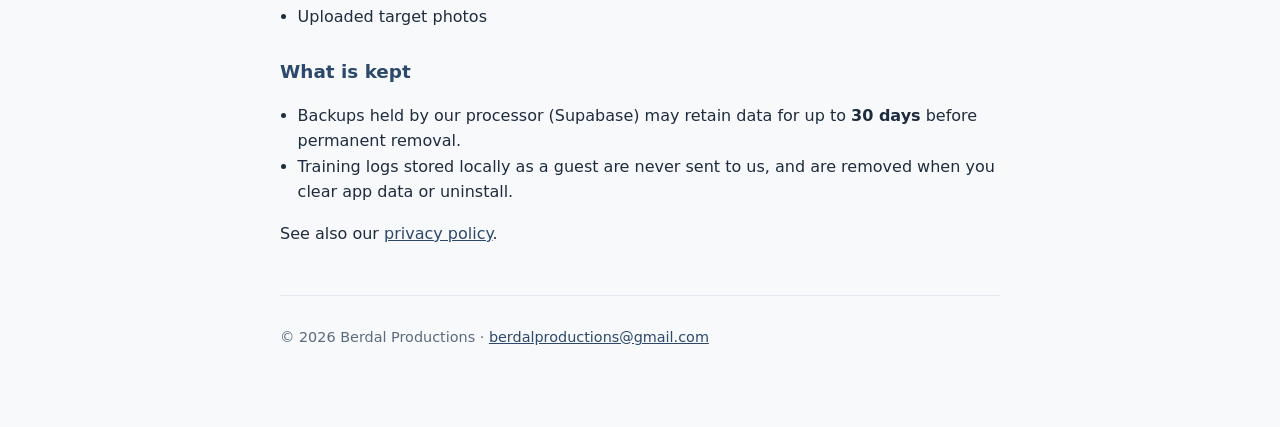
<file: blink/delete-account.html>
<!doctype html>
<html lang="nb">
<head>
<meta charset="utf-8">
<meta name="viewport" content="width=device-width, initial-scale=1">
<title>Slette konto – Blink</title>
  <meta name="description" content="Slette konto – Blink — Berdal Productions.">
  <link rel="canonical" href="https://berdalproductions.berdal.dev/blink\delete-account">
  <link rel="icon" href="/icons/favicon.ico" sizes="any">
  <link rel="icon" href="/icons/favicon-32.png" type="image/png" sizes="32x32">
<style>
  :root { --ink:#1e2c3e; --muted:#5b6b7e; --line:#e2e8f0; --brand:#2c486a; --bg:#f7f9fb; }
  * { box-sizing:border-box; }
  body { margin:0; background:var(--bg); color:var(--ink);
    font-family: ui-sans-serif, system-ui, -apple-system, "Segoe UI", Roboto, sans-serif;
    line-height:1.6; -webkit-text-size-adjust:100%; }
  .wrap { max-width:760px; margin:0 auto; padding:2.5rem 1.25rem 4rem; }
  header { border-bottom:2px solid var(--brand); padding-bottom:1rem; margin-bottom:2rem; }
  h1 { font-size:1.9rem; margin:0 0 .25rem; }
  h2 { font-size:1.15rem; margin:1.75rem 0 .5rem; color:var(--brand); }
  a { color:var(--brand); }
  .muted { color:var(--muted); font-size:.9rem; }
  .step { background:#eef2f7; border:1px solid var(--line); border-radius:12px; padding:.9rem 1rem; margin:1rem 0; }
  ul { padding-left:1.1rem; }
  hr { border:none; border-top:1px solid var(--line); margin:2.5rem 0; }
  footer { margin-top:3rem; padding-top:1rem; border-top:1px solid var(--line); }
</style>
</head>
<body>
<div class="wrap">
<header>
  <h1>Slette konto og data – Blink</h1>
  <p class="muted">Berdal Productions · Norsk / <a href="#en">English</a></p>
</header>

<section id="nb">
  <p><strong>Blink</strong> drives av <strong>Berdal Productions</strong>. Du kan slette kontoen din og alle
  tilhørende data når som helst.</p>

  <h2>I appen (anbefalt)</h2>
  <div class="step">Åpne <strong>Profil → Konto → «Slett konto»</strong>. Kontoen og alle konkurransedata
  slettes umiddelbart, og du logges ut.</div>

  <h2>Eller be om sletting på e-post</h2>
  <div class="step">Send en e-post til
  <a href="mailto:berdalproductions@gmail.com?subject=Sletting%20av%20konto">berdalproductions@gmail.com</a>
  fra e-postadressen knyttet til kontoen, med emnet <strong>«Sletting av konto»</strong>. Vi fullfører
  innen <strong>30 dager</strong>.</div>

  <h2>Hva som slettes</h2>
  <ul>
    <li>E-postadresse og innlogging</li>
    <li>Profil: visningsnavn, bio og valgt klubb</li>
    <li>Konkurransedeltakelse og innsendte serier/poeng</li>
    <li>Opplastede bilder av blinken</li>
  </ul>

  <h2>Hva som beholdes</h2>
  <ul>
    <li>Sikkerhetskopier hos databehandler (Supabase) kan inneholde data i inntil <strong>30 dager</strong> før permanent fjerning.</li>
    <li>Treningslogg lagret lokalt som gjest sendes aldri til oss, og fjernes når du sletter app-data eller avinstallerer appen.</li>
  </ul>

  <p>Se også <a href="personvern.html">personvernerklæringen</a>.</p>
</section>

<hr>

<section id="en">
  <h1>Delete your account and data</h1>
  <p><strong>Blink</strong> is operated by <strong>Berdal Productions</strong>. You can delete your account
  and all associated data at any time.</p>

  <h2>In the app (recommended)</h2>
  <div class="step">Open <strong>Profile → Account → "Delete account"</strong>. Your account and all
  competition data are deleted immediately and you are signed out.</div>

  <h2>Or request deletion by email</h2>
  <div class="step">Email
  <a href="mailto:berdalproductions@gmail.com?subject=Delete%20my%20account">berdalproductions@gmail.com</a>
  from the address linked to your account, subject <strong>"Delete my account"</strong>. We complete it
  within <strong>30 days</strong>.</div>

  <h2>What is deleted</h2>
  <ul>
    <li>Email address and login</li>
    <li>Profile: display name, bio and selected club</li>
    <li>Competition participation and submitted series/scores</li>
    <li>Uploaded target photos</li>
  </ul>

  <h2>What is kept</h2>
  <ul>
    <li>Backups held by our processor (Supabase) may retain data for up to <strong>30 days</strong> before permanent removal.</li>
    <li>Training logs stored locally as a guest are never sent to us, and are removed when you clear app data or uninstall.</li>
  </ul>

  <p>See also our <a href="personvern.html">privacy policy</a>.</p>
</section>

<footer><p class="muted">© 2026 Berdal Productions · <a href="mailto:berdalproductions@gmail.com">berdalproductions@gmail.com</a></p></footer>
</div>
</body>
</html>
</file>
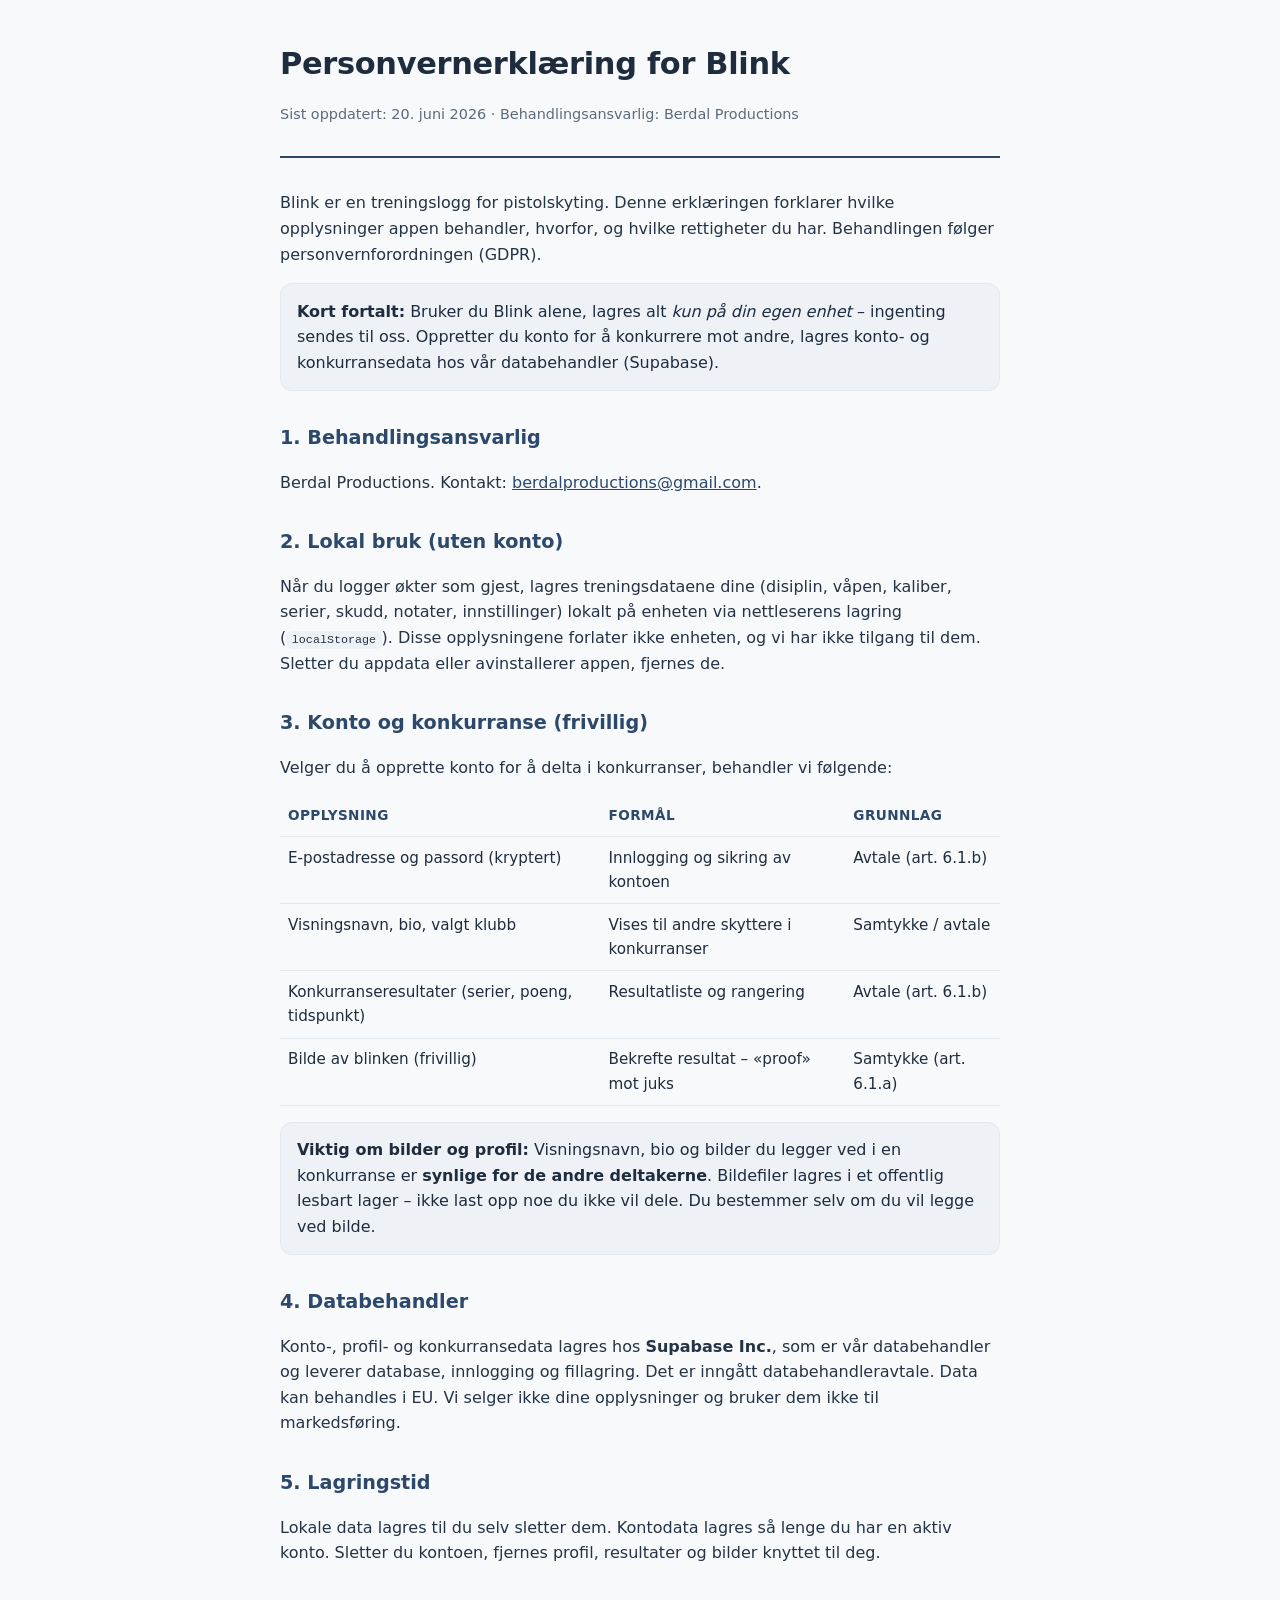
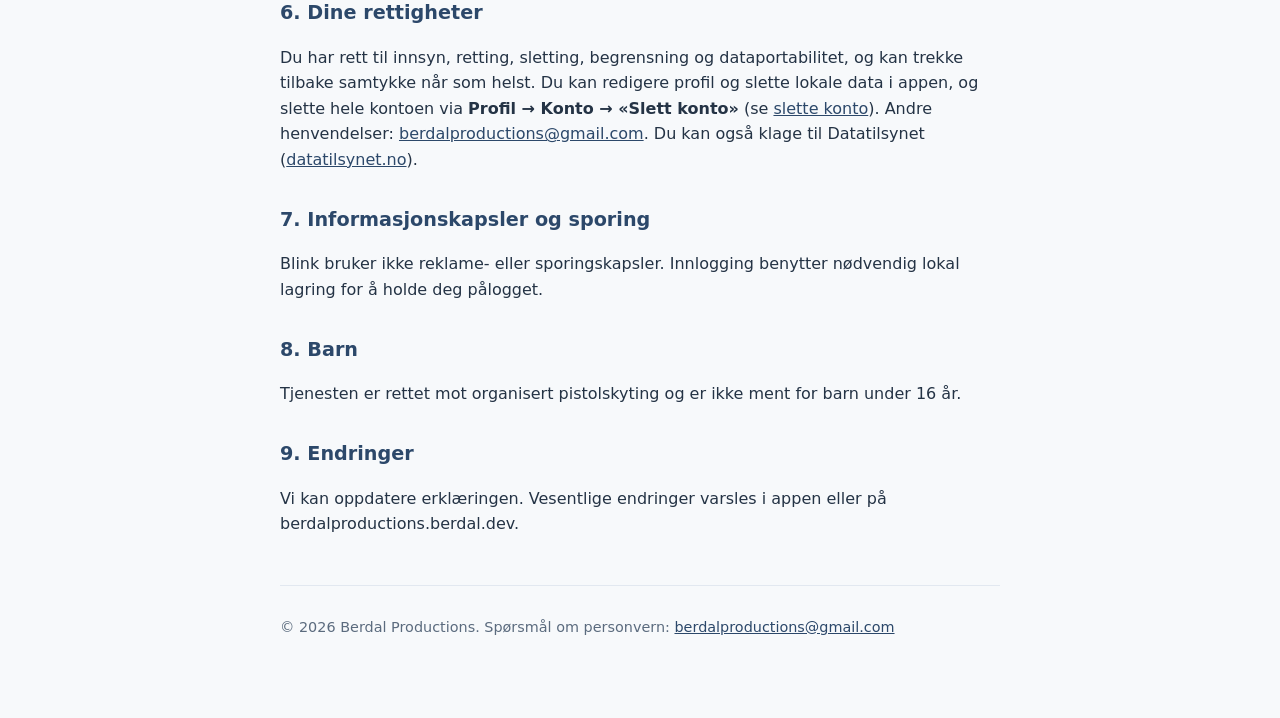
<file: blink/personvern.html>
<!doctype html>
<html lang="nb">
<head>
<meta charset="utf-8">
<meta name="viewport" content="width=device-width, initial-scale=1">
<title>Personvernerklæring – Blink</title>
  <meta name="description" content="Personvernerklæring – Blink — Berdal Productions.">
  <link rel="canonical" href="https://berdalproductions.berdal.dev/blink\personvern">
  <link rel="icon" href="/icons/favicon.ico" sizes="any">
  <link rel="icon" href="/icons/favicon-32.png" type="image/png" sizes="32x32">
<style>
  :root { --ink:#1e2c3e; --muted:#5b6b7e; --line:#e2e8f0; --brand:#2c486a; --bg:#f7f9fb; }
  * { box-sizing: border-box; }
  body { margin:0; background:var(--bg); color:var(--ink);
    font-family: ui-sans-serif, system-ui, -apple-system, "Segoe UI", Roboto, sans-serif;
    line-height:1.6; -webkit-text-size-adjust:100%; }
  .wrap { max-width: 760px; margin:0 auto; padding: 2.5rem 1.25rem 4rem; }
  header { border-bottom:2px solid var(--brand); padding-bottom:1rem; margin-bottom:2rem; }
  h1 { font-size:1.9rem; margin:0 0 .25rem; letter-spacing:-.01em; }
  h2 { font-size:1.2rem; margin:2rem 0 .5rem; color:var(--brand); }
  h3 { font-size:1rem; margin:1.25rem 0 .25rem; }
  p, li { color:#243345; }
  a { color:var(--brand); }
  .muted { color:var(--muted); font-size:.9rem; }
  .note { background:#eef2f7; border:1px solid var(--line); border-radius:12px; padding:.9rem 1rem; margin:1rem 0; }
  table { width:100%; border-collapse:collapse; margin:.75rem 0; font-size:.95rem; }
  th, td { text-align:left; padding:.55rem .5rem; border-bottom:1px solid var(--line); vertical-align:top; }
  th { color:var(--brand); font-size:.85rem; text-transform:uppercase; letter-spacing:.03em; }
  footer { margin-top:3rem; padding-top:1rem; border-top:1px solid var(--line); }
  code { background:#eef2f7; padding:.1rem .35rem; border-radius:6px; font-size:.9em; }
</style>
</head>
<body>
<div class="wrap">
<header>
  <h1>Personvernerklæring for Blink</h1>
  <p class="muted">Sist oppdatert: 20. juni 2026 · Behandlingsansvarlig: Berdal Productions</p>
</header>

<p>Blink er en treningslogg for pistolskyting. Denne erklæringen forklarer hvilke
opplysninger appen behandler, hvorfor, og hvilke rettigheter du har. Behandlingen
følger personvernforordningen (GDPR).</p>

<div class="note">
  <strong>Kort fortalt:</strong> Bruker du Blink alene, lagres alt <em>kun på din egen
  enhet</em> – ingenting sendes til oss. Oppretter du konto for å konkurrere mot andre,
  lagres konto- og konkurransedata hos vår databehandler (Supabase).
</div>

<h2>1. Behandlingsansvarlig</h2>
<p>Berdal Productions. Kontakt: <a href="mailto:berdalproductions@gmail.com">berdalproductions@gmail.com</a>.</p>

<h2>2. Lokal bruk (uten konto)</h2>
<p>Når du logger økter som gjest, lagres treningsdataene dine (disiplin, våpen, kaliber,
serier, skudd, notater, innstillinger) lokalt på enheten via nettleserens lagring
(<code>localStorage</code>). Disse opplysningene forlater ikke enheten, og vi har ikke
tilgang til dem. Sletter du appdata eller avinstallerer appen, fjernes de.</p>

<h2>3. Konto og konkurranse (frivillig)</h2>
<p>Velger du å opprette konto for å delta i konkurranser, behandler vi følgende:</p>
<table>
  <tr><th>Opplysning</th><th>Formål</th><th>Grunnlag</th></tr>
  <tr><td>E-postadresse og passord (kryptert)</td><td>Innlogging og sikring av kontoen</td><td>Avtale (art. 6.1.b)</td></tr>
  <tr><td>Visningsnavn, bio, valgt klubb</td><td>Vises til andre skyttere i konkurranser</td><td>Samtykke / avtale</td></tr>
  <tr><td>Konkurranseresultater (serier, poeng, tidspunkt)</td><td>Resultatliste og rangering</td><td>Avtale (art. 6.1.b)</td></tr>
  <tr><td>Bilde av blinken (frivillig)</td><td>Bekrefte resultat – «proof» mot juks</td><td>Samtykke (art. 6.1.a)</td></tr>
</table>

<div class="note">
  <strong>Viktig om bilder og profil:</strong> Visningsnavn, bio og bilder du legger ved
  i en konkurranse er <strong>synlige for de andre deltakerne</strong>. Bildefiler lagres
  i et offentlig lesbart lager – ikke last opp noe du ikke vil dele. Du bestemmer selv om
  du vil legge ved bilde.
</div>

<h2>4. Databehandler</h2>
<p>Konto-, profil- og konkurransedata lagres hos <strong>Supabase Inc.</strong>, som er vår
databehandler og leverer database, innlogging og fillagring. Det er inngått
databehandleravtale. Data kan behandles i EU. Vi selger ikke dine
opplysninger og bruker dem ikke til markedsføring.</p>

<h2>5. Lagringstid</h2>
<p>Lokale data lagres til du selv sletter dem. Kontodata lagres så lenge du har en aktiv
konto. Sletter du kontoen, fjernes profil, resultater og bilder knyttet til deg.</p>

<h2>6. Dine rettigheter</h2>
<p>Du har rett til innsyn, retting, sletting, begrensning og dataportabilitet, og kan
trekke tilbake samtykke når som helst. Du kan redigere profil og slette lokale data i
appen, og slette hele kontoen via <strong>Profil → Konto → «Slett konto»</strong>
(se <a href="delete-account.html">slette konto</a>). Andre henvendelser:
<a href="mailto:berdalproductions@gmail.com">berdalproductions@gmail.com</a>. Du kan også klage til
Datatilsynet (<a href="https://www.datatilsynet.no">datatilsynet.no</a>).</p>

<h2>7. Informasjonskapsler og sporing</h2>
<p>Blink bruker ikke reklame- eller sporingskapsler. Innlogging benytter nødvendig lokal
lagring for å holde deg pålogget.</p>

<h2>8. Barn</h2>
<p>Tjenesten er rettet mot organisert pistolskyting og er ikke ment for barn under 16 år.</p>

<h2>9. Endringer</h2>
<p>Vi kan oppdatere erklæringen. Vesentlige endringer varsles i appen eller på berdalproductions.berdal.dev.</p>

<footer>
  <p class="muted">© 2026 Berdal Productions. Spørsmål om personvern:
  <a href="mailto:berdalproductions@gmail.com">berdalproductions@gmail.com</a></p>
</footer>
</div>
</body>
</html>
</file>
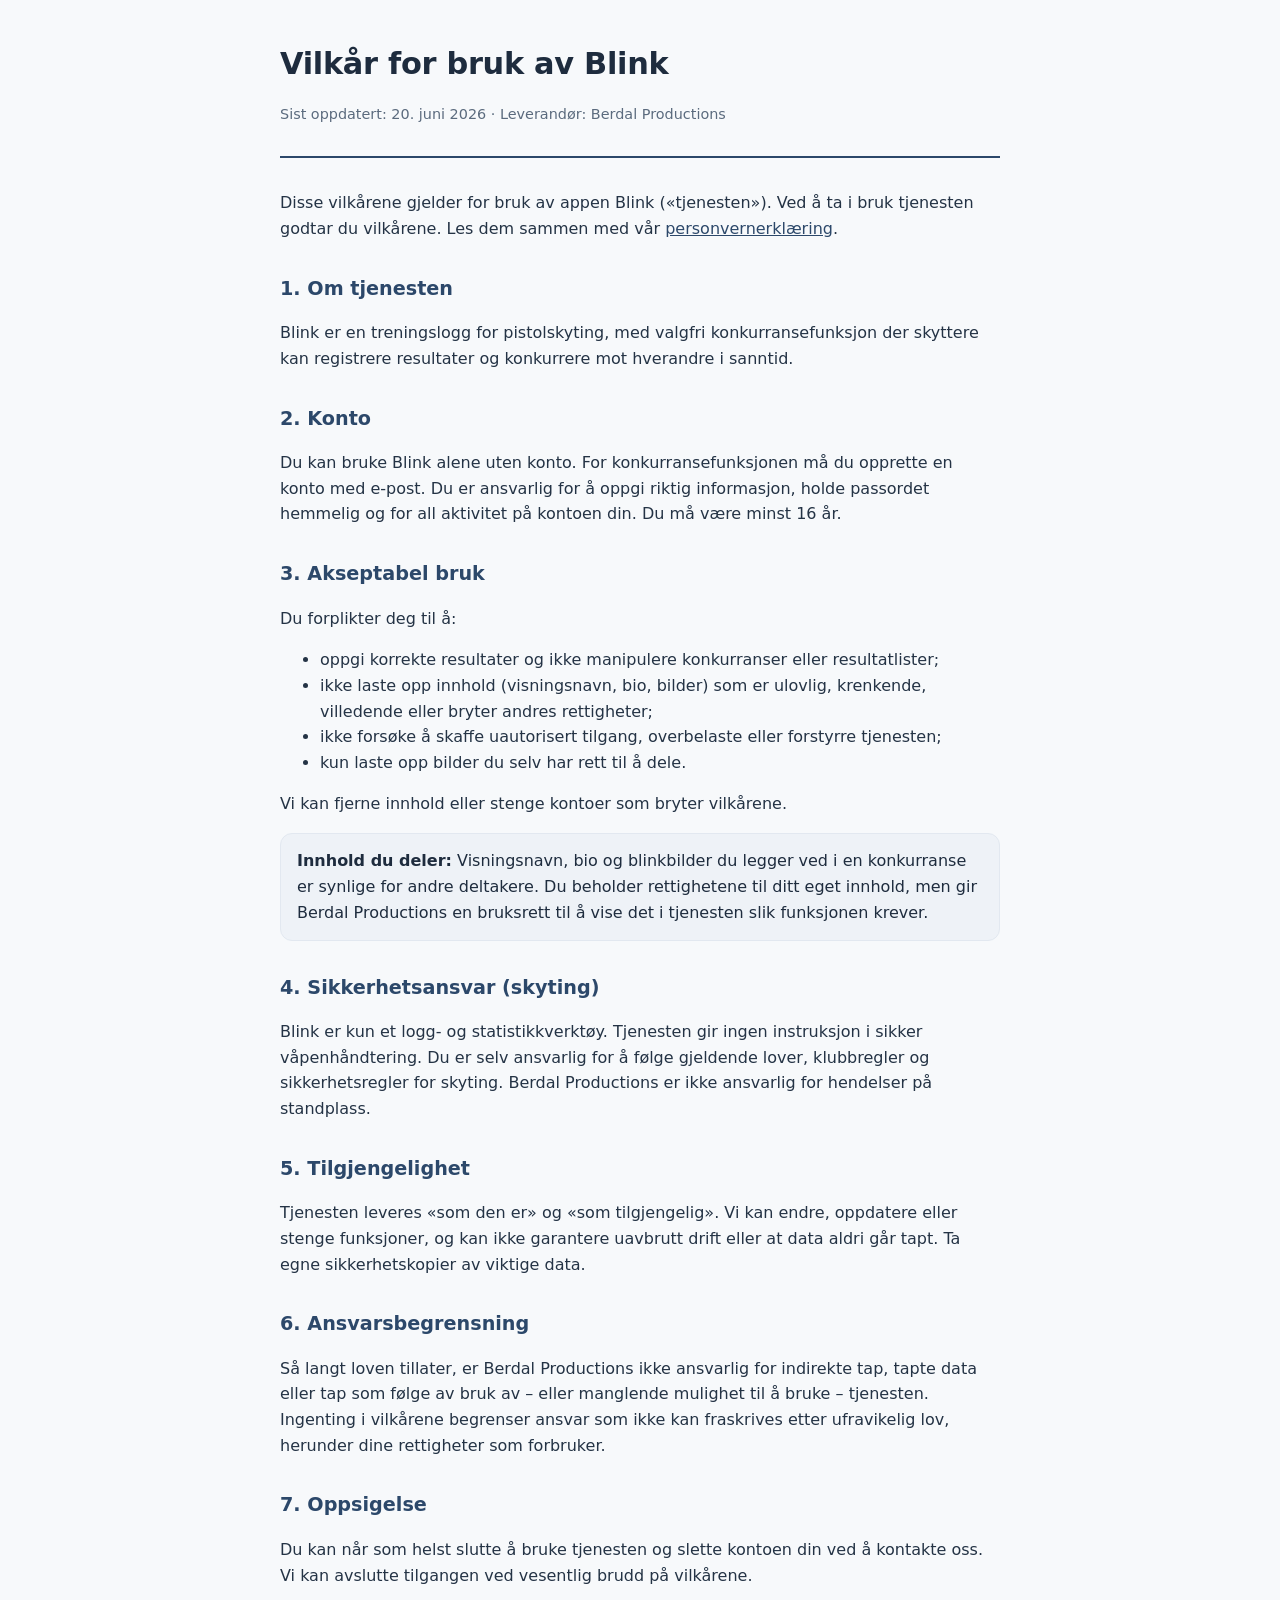
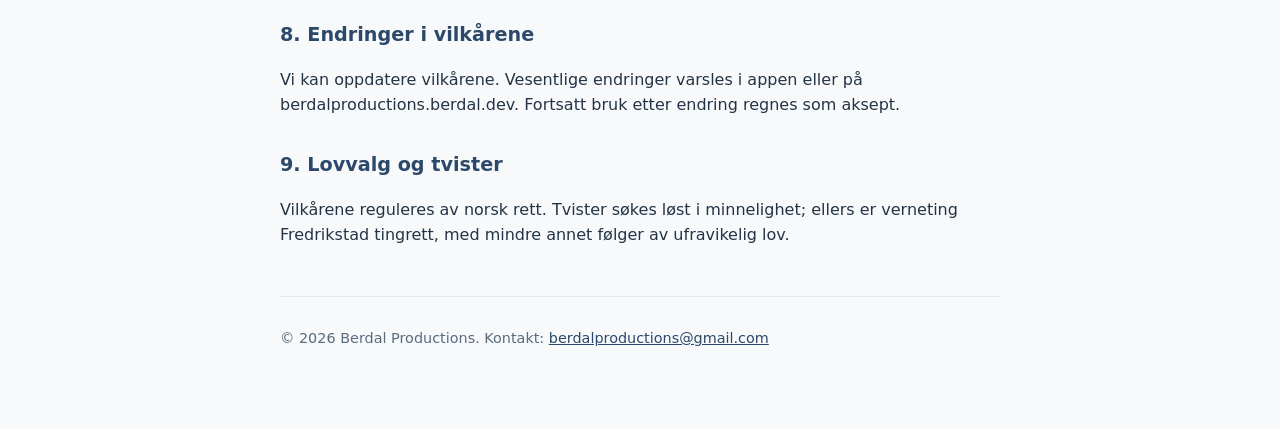
<file: blink/vilkar.html>
<!doctype html>
<html lang="nb">
<head>
<meta charset="utf-8">
<meta name="viewport" content="width=device-width, initial-scale=1">
<title>Vilkår for bruk – Blink</title>
  <meta name="description" content="Vilkår for bruk – Blink — Berdal Productions.">
  <link rel="canonical" href="https://berdalproductions.berdal.dev/blink\vilkar">
  <link rel="icon" href="/icons/favicon.ico" sizes="any">
  <link rel="icon" href="/icons/favicon-32.png" type="image/png" sizes="32x32">
<style>
  :root { --ink:#1e2c3e; --muted:#5b6b7e; --line:#e2e8f0; --brand:#2c486a; --bg:#f7f9fb; }
  * { box-sizing: border-box; }
  body { margin:0; background:var(--bg); color:var(--ink);
    font-family: ui-sans-serif, system-ui, -apple-system, "Segoe UI", Roboto, sans-serif;
    line-height:1.6; -webkit-text-size-adjust:100%; }
  .wrap { max-width: 760px; margin:0 auto; padding: 2.5rem 1.25rem 4rem; }
  header { border-bottom:2px solid var(--brand); padding-bottom:1rem; margin-bottom:2rem; }
  h1 { font-size:1.9rem; margin:0 0 .25rem; letter-spacing:-.01em; }
  h2 { font-size:1.2rem; margin:2rem 0 .5rem; color:var(--brand); }
  p, li { color:#243345; }
  a { color:var(--brand); }
  .muted { color:var(--muted); font-size:.9rem; }
  .note { background:#eef2f7; border:1px solid var(--line); border-radius:12px; padding:.9rem 1rem; margin:1rem 0; }
  footer { margin-top:3rem; padding-top:1rem; border-top:1px solid var(--line); }
</style>
</head>
<body>
<div class="wrap">
<header>
  <h1>Vilkår for bruk av Blink</h1>
  <p class="muted">Sist oppdatert: 20. juni 2026 · Leverandør: Berdal Productions</p>
</header>

<p>Disse vilkårene gjelder for bruk av appen Blink («tjenesten»). Ved å ta i bruk
tjenesten godtar du vilkårene. Les dem sammen med vår
<a href="personvern.html">personvernerklæring</a>.</p>

<h2>1. Om tjenesten</h2>
<p>Blink er en treningslogg for pistolskyting, med valgfri konkurransefunksjon der
skyttere kan registrere resultater og konkurrere mot hverandre i sanntid.</p>

<h2>2. Konto</h2>
<p>Du kan bruke Blink alene uten konto. For konkurransefunksjonen må du opprette en
konto med e-post. Du er ansvarlig for å oppgi riktig informasjon, holde passordet
hemmelig og for all aktivitet på kontoen din. Du må være minst 16 år.</p>

<h2>3. Akseptabel bruk</h2>
<p>Du forplikter deg til å:</p>
<ul>
  <li>oppgi korrekte resultater og ikke manipulere konkurranser eller resultatlister;</li>
  <li>ikke laste opp innhold (visningsnavn, bio, bilder) som er ulovlig, krenkende,
      villedende eller bryter andres rettigheter;</li>
  <li>ikke forsøke å skaffe uautorisert tilgang, overbelaste eller forstyrre tjenesten;</li>
  <li>kun laste opp bilder du selv har rett til å dele.</li>
</ul>
<p>Vi kan fjerne innhold eller stenge kontoer som bryter vilkårene.</p>

<div class="note">
  <strong>Innhold du deler:</strong> Visningsnavn, bio og blinkbilder du legger ved i en
  konkurranse er synlige for andre deltakere. Du beholder rettighetene til ditt eget
  innhold, men gir Berdal Productions en bruksrett til å vise det i tjenesten slik funksjonen krever.
</div>

<h2>4. Sikkerhetsansvar (skyting)</h2>
<p>Blink er kun et logg- og statistikkverktøy. Tjenesten gir ingen instruksjon i sikker
våpenhåndtering. Du er selv ansvarlig for å følge gjeldende lover, klubbregler og
sikkerhetsregler for skyting. Berdal Productions er ikke ansvarlig for hendelser på standplass.</p>

<h2>5. Tilgjengelighet</h2>
<p>Tjenesten leveres «som den er» og «som tilgjengelig». Vi kan endre, oppdatere eller
stenge funksjoner, og kan ikke garantere uavbrutt drift eller at data aldri går tapt.
Ta egne sikkerhetskopier av viktige data.</p>

<h2>6. Ansvarsbegrensning</h2>
<p>Så langt loven tillater, er Berdal Productions ikke ansvarlig for indirekte tap, tapte data
eller tap som følge av bruk av – eller manglende mulighet til å bruke – tjenesten.
Ingenting i vilkårene begrenser ansvar som ikke kan fraskrives etter ufravikelig lov,
herunder dine rettigheter som forbruker.</p>

<h2>7. Oppsigelse</h2>
<p>Du kan når som helst slutte å bruke tjenesten og slette kontoen din ved å kontakte
oss. Vi kan avslutte tilgangen ved vesentlig brudd på vilkårene.</p>

<h2>8. Endringer i vilkårene</h2>
<p>Vi kan oppdatere vilkårene. Vesentlige endringer varsles i appen eller på berdalproductions.berdal.dev.
Fortsatt bruk etter endring regnes som aksept.</p>

<h2>9. Lovvalg og tvister</h2>
<p>Vilkårene reguleres av norsk rett. Tvister søkes løst i minnelighet; ellers er verneting
Fredrikstad tingrett, med mindre annet følger av ufravikelig lov.</p>

<footer>
  <p class="muted">© 2026 Berdal Productions. Kontakt:
  <a href="mailto:berdalproductions@gmail.com">berdalproductions@gmail.com</a></p>
</footer>
</div>
</body>
</html>
</file>
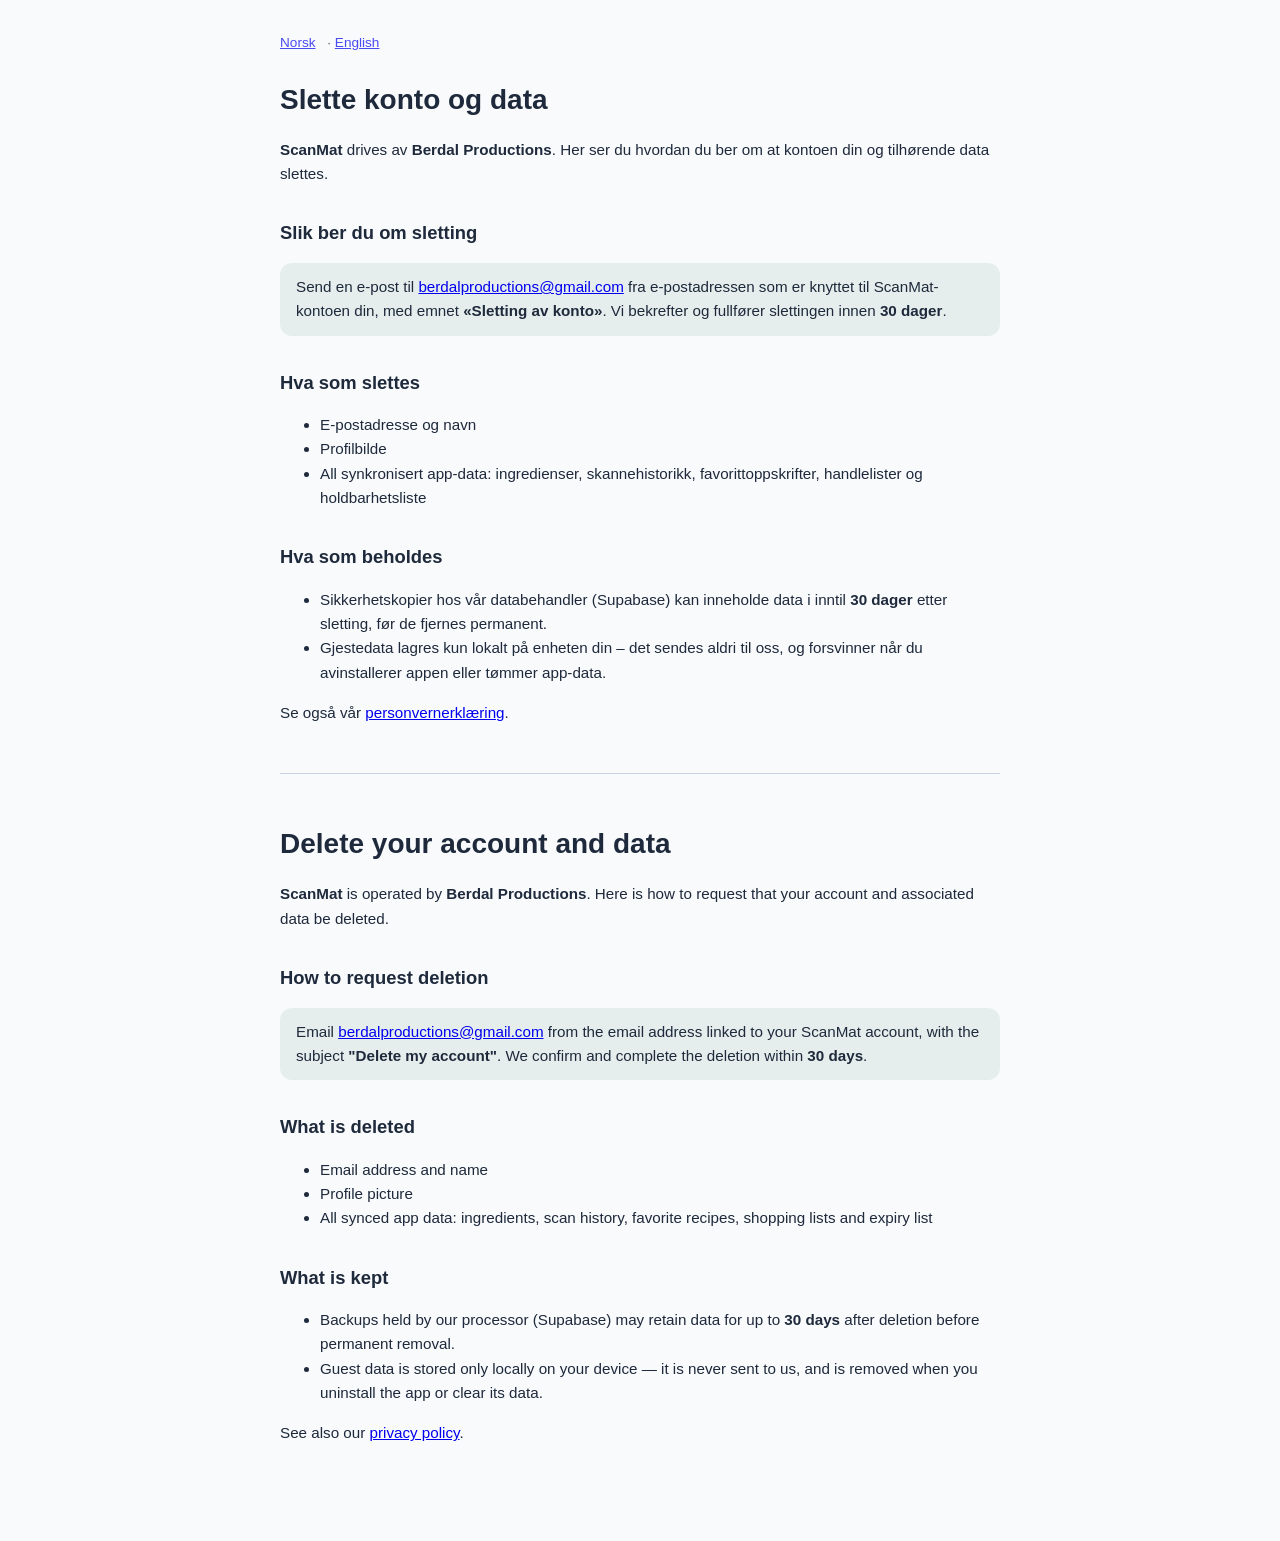
<file: scanmat/delete-account.html>
<!doctype html>
<html lang="nb">
<head>
  <meta charset="utf-8" />
  <meta name="viewport" content="width=device-width, initial-scale=1" />
  <title>Slette konto – ScanMat</title>
  <meta name="description" content="Slette konto – ScanMat — Berdal Productions.">
  <link rel="canonical" href="https://berdalproductions.berdal.dev/scanmat\delete-account">
  <link rel="icon" href="/icons/favicon.ico" sizes="any">
  <link rel="icon" href="/icons/favicon-32.png" type="image/png" sizes="32x32">
  <style>
    :root { color-scheme: light dark; }
    body {
      font-family: -apple-system, BlinkMacSystemFont, "Segoe UI", Roboto, sans-serif;
      max-width: 720px; margin: 2rem auto; padding: 0 1.25rem 3rem;
      line-height: 1.6; color: #1e293b; background: #f8fafc;
    }
    @media (prefers-color-scheme: dark) { body { color: #e2e8f0; background: #020617; } a { color: #34d399; } }
    h1 { font-size: 1.75rem; margin-bottom: 0.25rem; }
    h2 { font-size: 1.15rem; margin-top: 2rem; }
    p, li { font-size: 0.95rem; }
    .lang-switch { font-size: 0.85rem; opacity: 0.7; margin-bottom: 1.5rem; }
    .lang-switch a { margin-right: 0.5rem; }
    hr { border: none; border-top: 1px solid #cbd5e1; margin: 3rem 0; }
    @media (prefers-color-scheme: dark) { hr { border-top-color: #1e293b; } }
    .step { background: rgba(19,101,72,0.08); border-radius: 12px; padding: 0.75rem 1rem; }
  </style>
</head>
<body>
  <p class="lang-switch"><a href="#nb">Norsk</a> · <a href="#en">English</a></p>

  <section id="nb">
    <h1>Slette konto og data</h1>
    <p>
      <strong>ScanMat</strong> drives av <strong>Berdal Productions</strong>. Her ser du hvordan du ber om at
      kontoen din og tilhørende data slettes.
    </p>

    <h2>Slik ber du om sletting</h2>
    <p class="step">
      Send en e-post til
      <a href="mailto:berdalproductions@gmail.com?subject=Sletting%20av%20konto">berdalproductions@gmail.com</a>
      fra e-postadressen som er knyttet til ScanMat-kontoen din, med emnet <strong>«Sletting av konto»</strong>.
      Vi bekrefter og fullfører slettingen innen <strong>30 dager</strong>.
    </p>

    <h2>Hva som slettes</h2>
    <ul>
      <li>E-postadresse og navn</li>
      <li>Profilbilde</li>
      <li>All synkronisert app-data: ingredienser, skannehistorikk, favorittoppskrifter, handlelister og holdbarhetsliste</li>
    </ul>

    <h2>Hva som beholdes</h2>
    <ul>
      <li>Sikkerhetskopier hos vår databehandler (Supabase) kan inneholde data i inntil <strong>30 dager</strong> etter sletting, før de fjernes permanent.</li>
      <li>Gjestedata lagres kun lokalt på enheten din – det sendes aldri til oss, og forsvinner når du avinstallerer appen eller tømmer app-data.</li>
    </ul>

    <p>Se også vår <a href="privacy.html">personvernerklæring</a>.</p>
  </section>

  <hr />

  <section id="en">
    <h1>Delete your account and data</h1>
    <p>
      <strong>ScanMat</strong> is operated by <strong>Berdal Productions</strong>. Here is how to request that
      your account and associated data be deleted.
    </p>

    <h2>How to request deletion</h2>
    <p class="step">
      Email
      <a href="mailto:berdalproductions@gmail.com?subject=Delete%20my%20account">berdalproductions@gmail.com</a>
      from the email address linked to your ScanMat account, with the subject <strong>"Delete my account"</strong>.
      We confirm and complete the deletion within <strong>30 days</strong>.
    </p>

    <h2>What is deleted</h2>
    <ul>
      <li>Email address and name</li>
      <li>Profile picture</li>
      <li>All synced app data: ingredients, scan history, favorite recipes, shopping lists and expiry list</li>
    </ul>

    <h2>What is kept</h2>
    <ul>
      <li>Backups held by our processor (Supabase) may retain data for up to <strong>30 days</strong> after deletion before permanent removal.</li>
      <li>Guest data is stored only locally on your device — it is never sent to us, and is removed when you uninstall the app or clear its data.</li>
    </ul>

    <p>See also our <a href="privacy.html">privacy policy</a>.</p>
  </section>
</body>
</html>
</file>
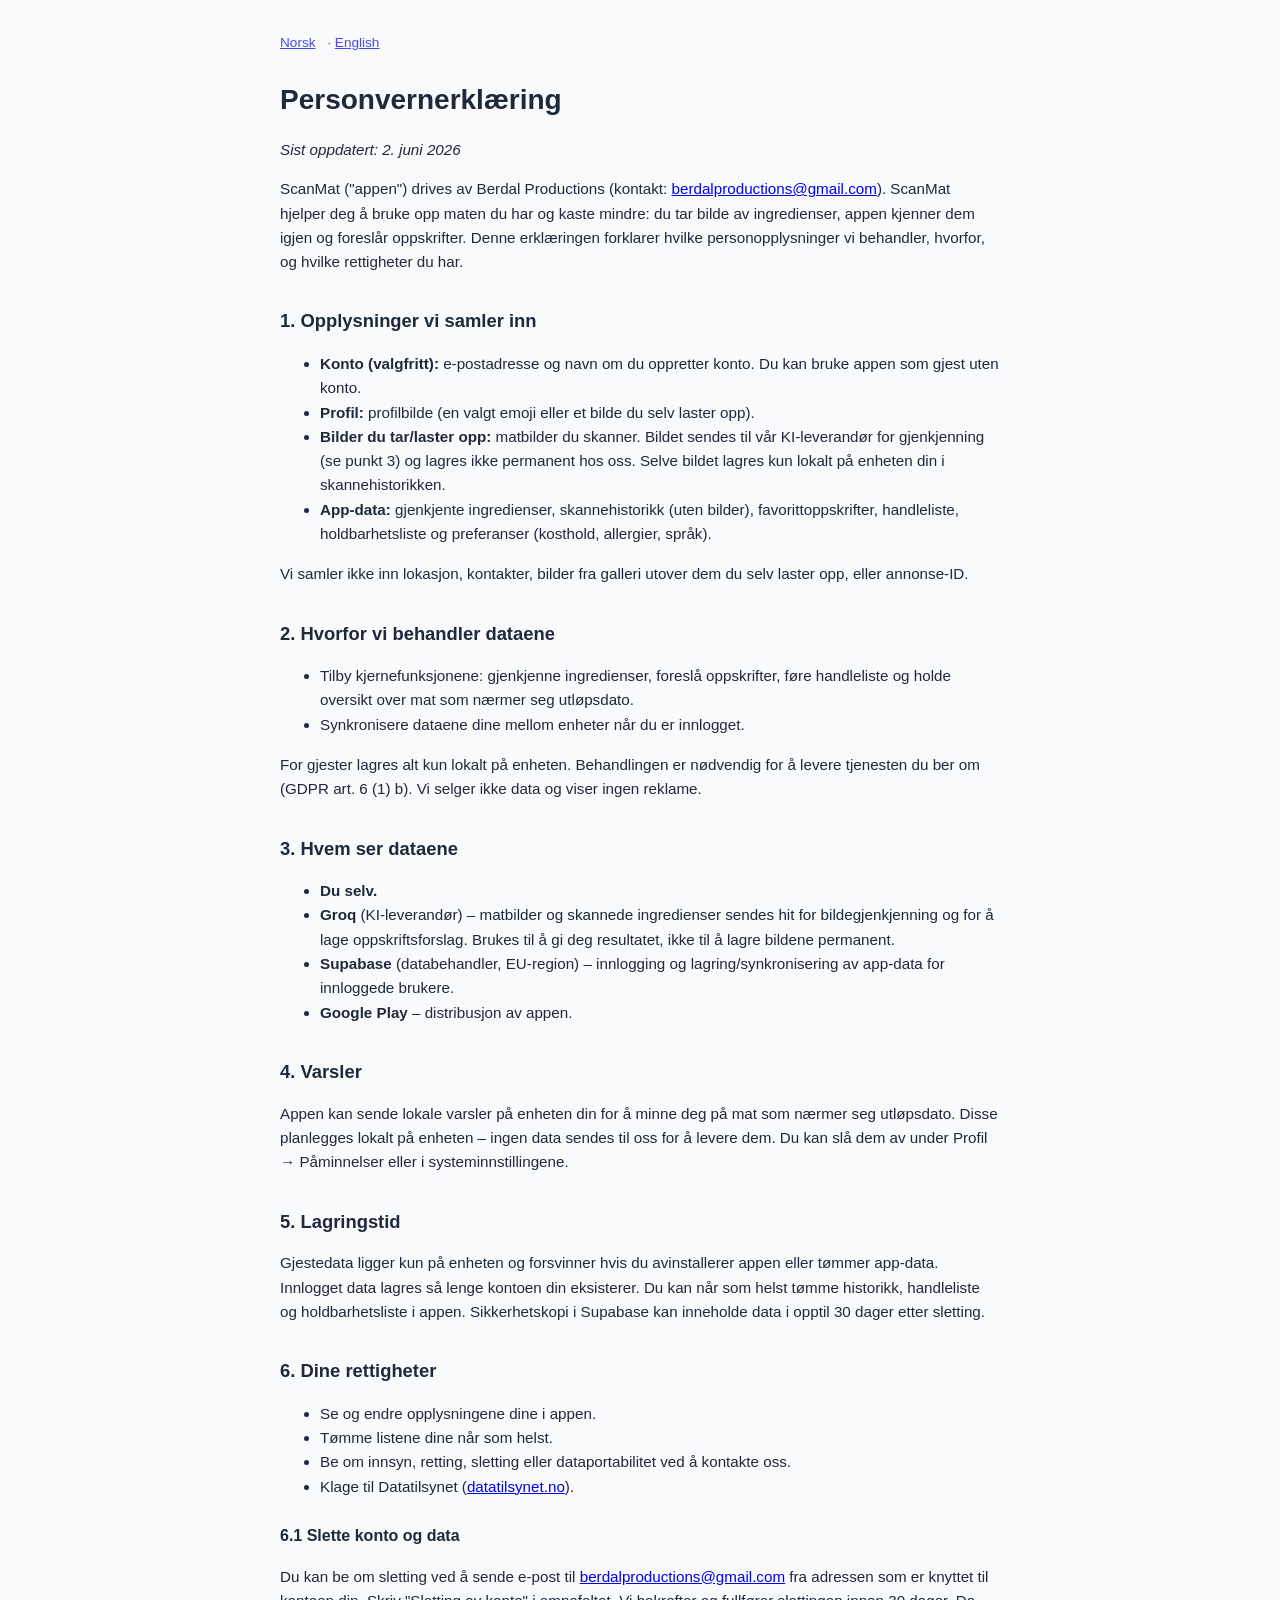
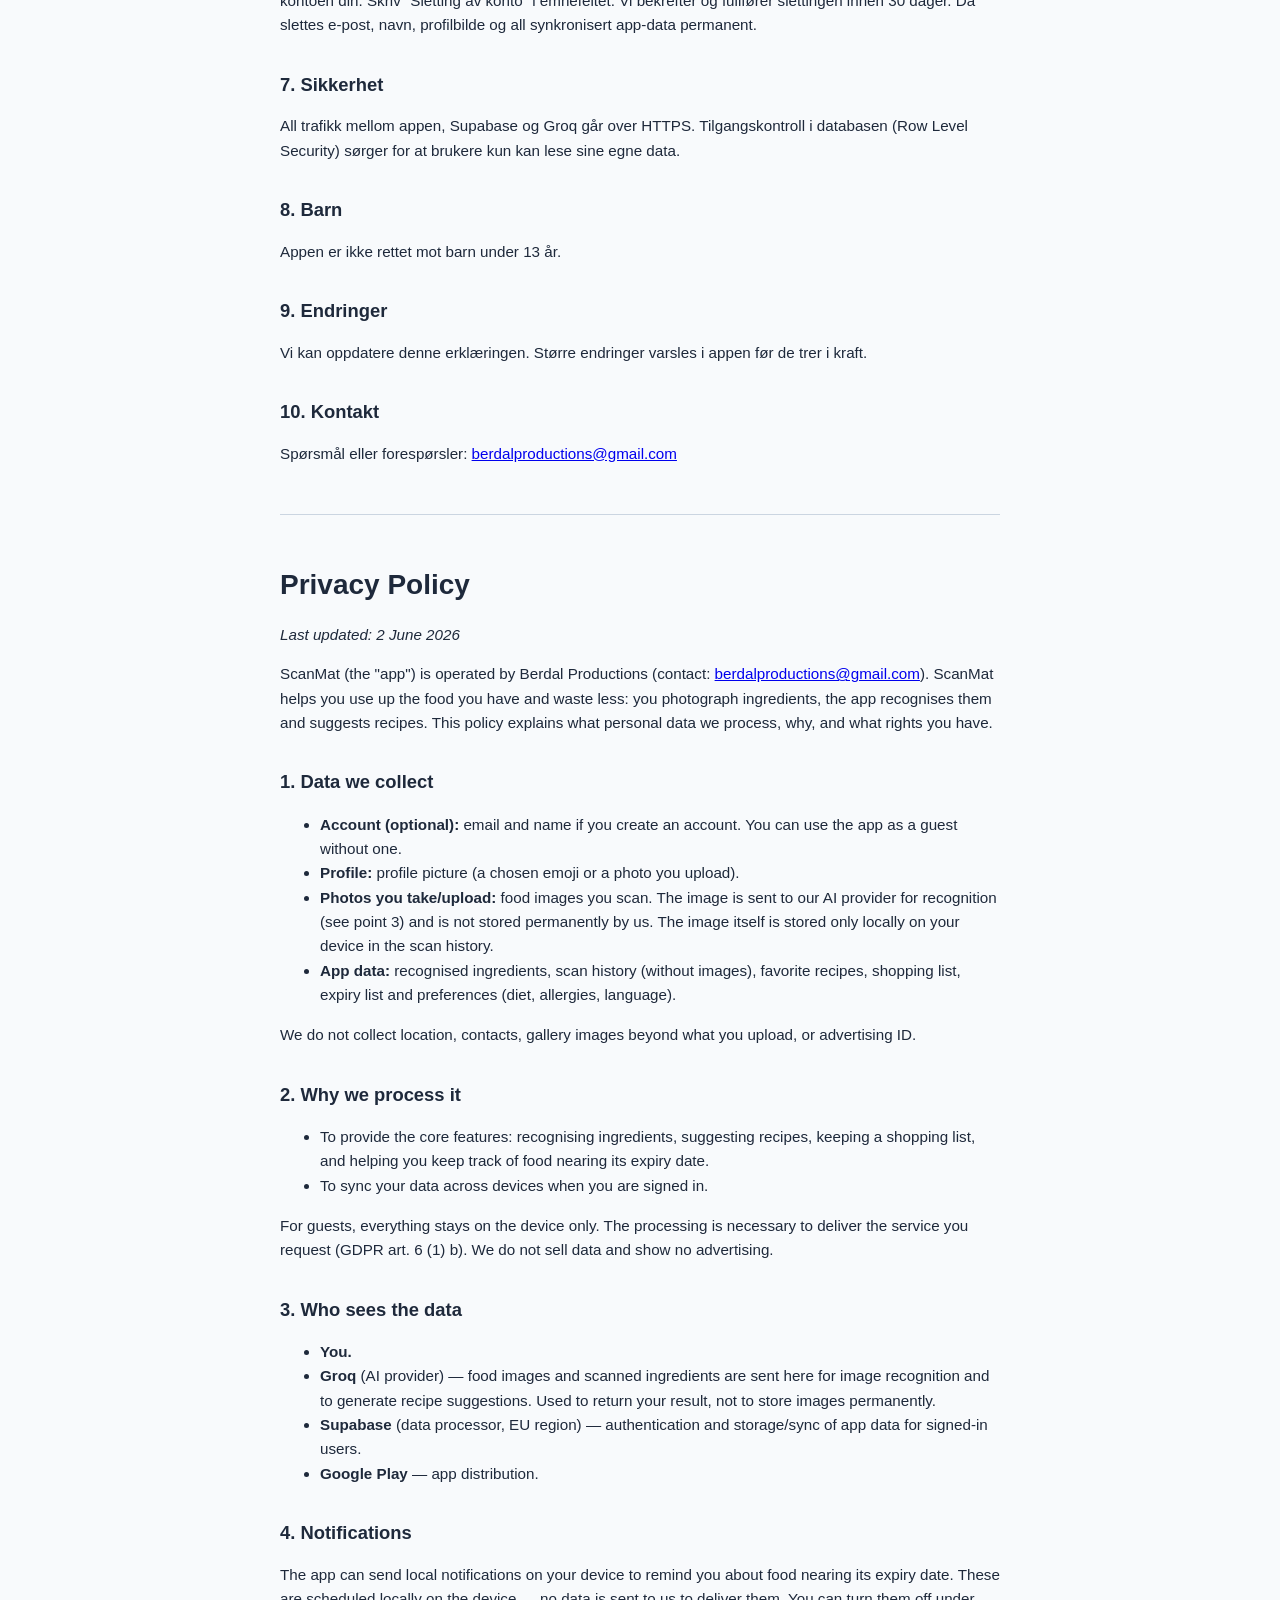
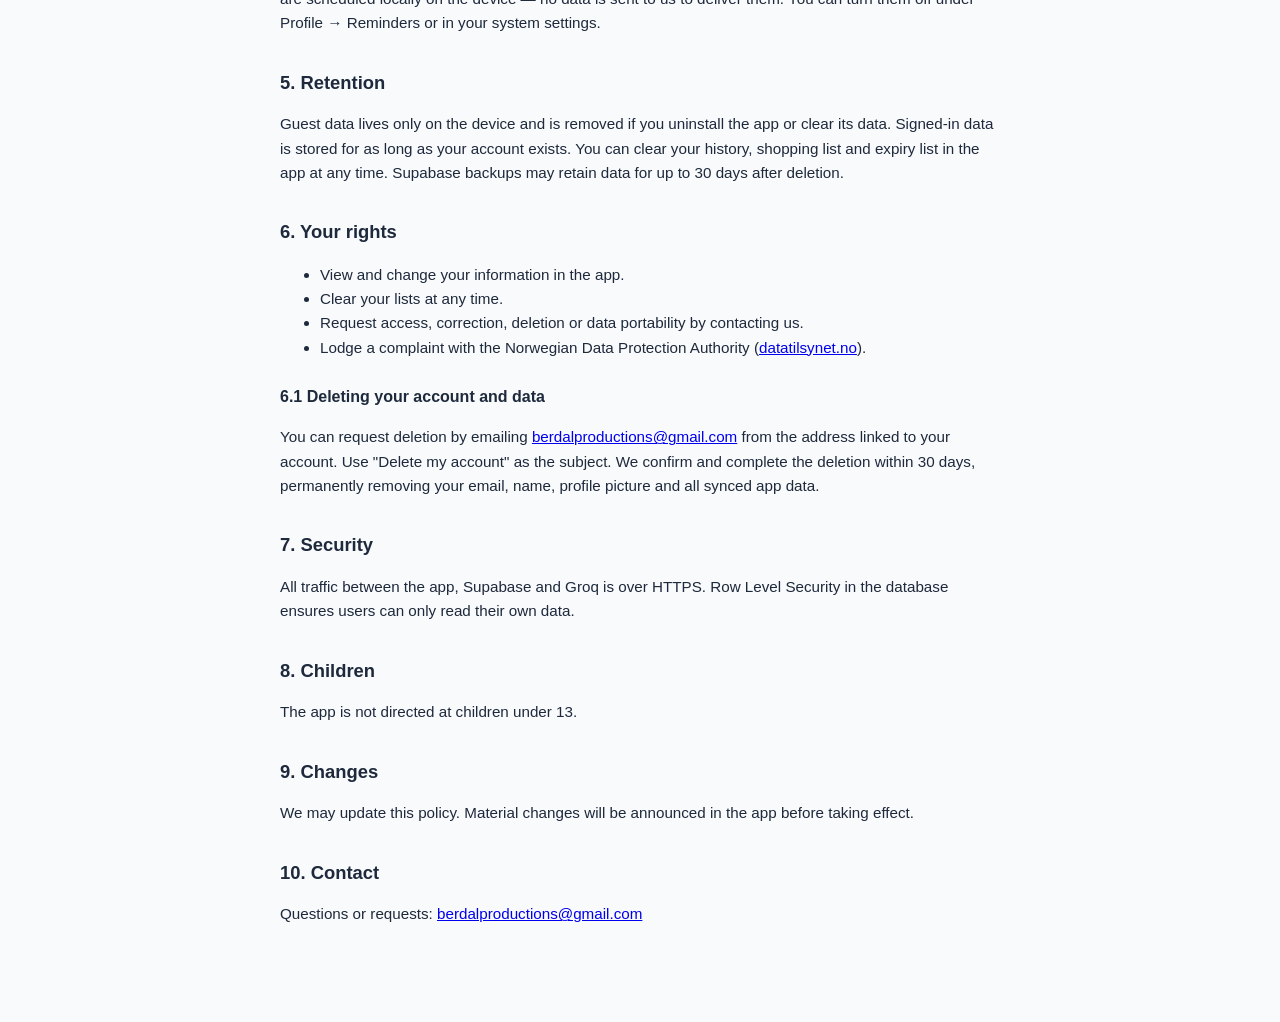
<file: scanmat/privacy.html>
<!doctype html>
<html lang="nb">
<head>
  <meta charset="utf-8" />
  <meta name="viewport" content="width=device-width, initial-scale=1" />
  <title>Personvernerklæring – ScanMat</title>
  <meta name="description" content="Personvernerklæring – ScanMat — Berdal Productions.">
  <link rel="canonical" href="https://berdalproductions.berdal.dev/scanmat\privacy">
  <link rel="icon" href="/icons/favicon.ico" sizes="any">
  <link rel="icon" href="/icons/favicon-32.png" type="image/png" sizes="32x32">
  <style>
    :root { color-scheme: light dark; }
    body {
      font-family: -apple-system, BlinkMacSystemFont, "Segoe UI", Roboto, sans-serif;
      max-width: 720px;
      margin: 2rem auto;
      padding: 0 1.25rem 3rem;
      line-height: 1.6;
      color: #1e293b;
      background: #f8fafc;
    }
    @media (prefers-color-scheme: dark) {
      body { color: #e2e8f0; background: #020617; }
      a { color: #34d399; }
    }
    h1 { font-size: 1.75rem; margin-bottom: 0.25rem; }
    h2 { font-size: 1.15rem; margin-top: 2rem; }
    h3 { font-size: 1rem; margin-top: 1.5rem; }
    p, li { font-size: 0.95rem; }
    .lang-switch { font-size: 0.85rem; opacity: 0.7; margin-bottom: 1.5rem; }
    .lang-switch a { margin-right: 0.5rem; }
    hr { border: none; border-top: 1px solid #cbd5e1; margin: 3rem 0; }
    @media (prefers-color-scheme: dark) { hr { border-top-color: #1e293b; } }
  </style>
</head>
<body>
  <p class="lang-switch">
    <a href="#nb">Norsk</a> · <a href="#en">English</a>
  </p>

  <section id="nb">
    <h1>Personvernerklæring</h1>
    <p><em>Sist oppdatert: 2. juni 2026</em></p>

    <p>
      ScanMat ("appen") drives av Berdal Productions
      (kontakt: <a href="mailto:berdalproductions@gmail.com">berdalproductions@gmail.com</a>).
      ScanMat hjelper deg å bruke opp maten du har og kaste mindre: du tar bilde av ingredienser,
      appen kjenner dem igjen og foreslår oppskrifter. Denne erklæringen forklarer hvilke
      personopplysninger vi behandler, hvorfor, og hvilke rettigheter du har.
    </p>

    <h2>1. Opplysninger vi samler inn</h2>
    <ul>
      <li><strong>Konto (valgfritt):</strong> e-postadresse og navn om du oppretter konto. Du kan bruke appen som gjest uten konto.</li>
      <li><strong>Profil:</strong> profilbilde (en valgt emoji eller et bilde du selv laster opp).</li>
      <li><strong>Bilder du tar/laster opp:</strong> matbilder du skanner. Bildet sendes til vår KI-leverandør for gjenkjenning (se punkt 3) og lagres ikke permanent hos oss. Selve bildet lagres kun lokalt på enheten din i skannehistorikken.</li>
      <li><strong>App-data:</strong> gjenkjente ingredienser, skannehistorikk (uten bilder), favorittoppskrifter, handleliste, holdbarhetsliste og preferanser (kosthold, allergier, språk).</li>
    </ul>
    <p>Vi samler ikke inn lokasjon, kontakter, bilder fra galleri utover dem du selv laster opp, eller annonse-ID.</p>

    <h2>2. Hvorfor vi behandler dataene</h2>
    <ul>
      <li>Tilby kjernefunksjonene: gjenkjenne ingredienser, foreslå oppskrifter, føre handleliste og holde oversikt over mat som nærmer seg utløpsdato.</li>
      <li>Synkronisere dataene dine mellom enheter når du er innlogget.</li>
    </ul>
    <p>For gjester lagres alt kun lokalt på enheten. Behandlingen er nødvendig for å levere tjenesten du ber om (GDPR art. 6 (1) b). Vi selger ikke data og viser ingen reklame.</p>

    <h2>3. Hvem ser dataene</h2>
    <ul>
      <li><strong>Du selv.</strong></li>
      <li><strong>Groq</strong> (KI-leverandør) – matbilder og skannede ingredienser sendes hit for bildegjenkjenning og for å lage oppskriftsforslag. Brukes til å gi deg resultatet, ikke til å lagre bildene permanent.</li>
      <li><strong>Supabase</strong> (databehandler, EU-region) – innlogging og lagring/synkronisering av app-data for innloggede brukere.</li>
      <li><strong>Google Play</strong> – distribusjon av appen.</li>
    </ul>

    <h2>4. Varsler</h2>
    <p>
      Appen kan sende lokale varsler på enheten din for å minne deg på mat som nærmer seg utløpsdato.
      Disse planlegges lokalt på enheten – ingen data sendes til oss for å levere dem. Du kan slå dem av
      under Profil → Påminnelser eller i systeminnstillingene.
    </p>

    <h2>5. Lagringstid</h2>
    <p>
      Gjestedata ligger kun på enheten og forsvinner hvis du avinstallerer appen eller tømmer app-data.
      Innlogget data lagres så lenge kontoen din eksisterer. Du kan når som helst tømme historikk,
      handleliste og holdbarhetsliste i appen. Sikkerhetskopi i Supabase kan inneholde data i opptil
      30 dager etter sletting.
    </p>

    <h2>6. Dine rettigheter</h2>
    <ul>
      <li>Se og endre opplysningene dine i appen.</li>
      <li>Tømme listene dine når som helst.</li>
      <li>Be om innsyn, retting, sletting eller dataportabilitet ved å kontakte oss.</li>
      <li>Klage til Datatilsynet (<a href="https://www.datatilsynet.no">datatilsynet.no</a>).</li>
    </ul>

    <h3 id="slett-konto-nb">6.1 Slette konto og data</h3>
    <p>
      Du kan be om sletting ved å sende e-post til
      <a href="mailto:berdalproductions@gmail.com?subject=Sletting%20av%20konto">berdalproductions@gmail.com</a>
      fra adressen som er knyttet til kontoen din. Skriv "Sletting av konto" i emnefeltet.
      Vi bekrefter og fullfører slettingen innen 30 dager. Da slettes e-post, navn, profilbilde og all
      synkronisert app-data permanent.
    </p>

    <h2>7. Sikkerhet</h2>
    <p>
      All trafikk mellom appen, Supabase og Groq går over HTTPS. Tilgangskontroll i databasen
      (Row Level Security) sørger for at brukere kun kan lese sine egne data.
    </p>

    <h2>8. Barn</h2>
    <p>Appen er ikke rettet mot barn under 13 år.</p>

    <h2>9. Endringer</h2>
    <p>Vi kan oppdatere denne erklæringen. Større endringer varsles i appen før de trer i kraft.</p>

    <h2>10. Kontakt</h2>
    <p>
      Spørsmål eller forespørsler: <a href="mailto:berdalproductions@gmail.com">berdalproductions@gmail.com</a>
    </p>
  </section>

  <hr />

  <section id="en">
    <h1>Privacy Policy</h1>
    <p><em>Last updated: 2 June 2026</em></p>

    <p>
      ScanMat (the "app") is operated by Berdal Productions
      (contact: <a href="mailto:berdalproductions@gmail.com">berdalproductions@gmail.com</a>).
      ScanMat helps you use up the food you have and waste less: you photograph ingredients, the app
      recognises them and suggests recipes. This policy explains what personal data we process, why,
      and what rights you have.
    </p>

    <h2>1. Data we collect</h2>
    <ul>
      <li><strong>Account (optional):</strong> email and name if you create an account. You can use the app as a guest without one.</li>
      <li><strong>Profile:</strong> profile picture (a chosen emoji or a photo you upload).</li>
      <li><strong>Photos you take/upload:</strong> food images you scan. The image is sent to our AI provider for recognition (see point 3) and is not stored permanently by us. The image itself is stored only locally on your device in the scan history.</li>
      <li><strong>App data:</strong> recognised ingredients, scan history (without images), favorite recipes, shopping list, expiry list and preferences (diet, allergies, language).</li>
    </ul>
    <p>We do not collect location, contacts, gallery images beyond what you upload, or advertising ID.</p>

    <h2>2. Why we process it</h2>
    <ul>
      <li>To provide the core features: recognising ingredients, suggesting recipes, keeping a shopping list, and helping you keep track of food nearing its expiry date.</li>
      <li>To sync your data across devices when you are signed in.</li>
    </ul>
    <p>For guests, everything stays on the device only. The processing is necessary to deliver the service you request (GDPR art. 6 (1) b). We do not sell data and show no advertising.</p>

    <h2>3. Who sees the data</h2>
    <ul>
      <li><strong>You.</strong></li>
      <li><strong>Groq</strong> (AI provider) — food images and scanned ingredients are sent here for image recognition and to generate recipe suggestions. Used to return your result, not to store images permanently.</li>
      <li><strong>Supabase</strong> (data processor, EU region) — authentication and storage/sync of app data for signed-in users.</li>
      <li><strong>Google Play</strong> — app distribution.</li>
    </ul>

    <h2>4. Notifications</h2>
    <p>
      The app can send local notifications on your device to remind you about food nearing its expiry
      date. These are scheduled locally on the device — no data is sent to us to deliver them. You can
      turn them off under Profile → Reminders or in your system settings.
    </p>

    <h2>5. Retention</h2>
    <p>
      Guest data lives only on the device and is removed if you uninstall the app or clear its data.
      Signed-in data is stored for as long as your account exists. You can clear your history, shopping
      list and expiry list in the app at any time. Supabase backups may retain data for up to 30 days
      after deletion.
    </p>

    <h2>6. Your rights</h2>
    <ul>
      <li>View and change your information in the app.</li>
      <li>Clear your lists at any time.</li>
      <li>Request access, correction, deletion or data portability by contacting us.</li>
      <li>Lodge a complaint with the Norwegian Data Protection Authority (<a href="https://www.datatilsynet.no">datatilsynet.no</a>).</li>
    </ul>

    <h3 id="delete-account-en">6.1 Deleting your account and data</h3>
    <p>
      You can request deletion by emailing
      <a href="mailto:berdalproductions@gmail.com?subject=Delete%20my%20account">berdalproductions@gmail.com</a>
      from the address linked to your account. Use "Delete my account" as the subject. We confirm and
      complete the deletion within 30 days, permanently removing your email, name, profile picture and
      all synced app data.
    </p>

    <h2>7. Security</h2>
    <p>
      All traffic between the app, Supabase and Groq is over HTTPS. Row Level Security in the database
      ensures users can only read their own data.
    </p>

    <h2>8. Children</h2>
    <p>The app is not directed at children under 13.</p>

    <h2>9. Changes</h2>
    <p>We may update this policy. Material changes will be announced in the app before taking effect.</p>

    <h2>10. Contact</h2>
    <p>
      Questions or requests: <a href="mailto:berdalproductions@gmail.com">berdalproductions@gmail.com</a>
    </p>
  </section>
</body>
</html>
</file>
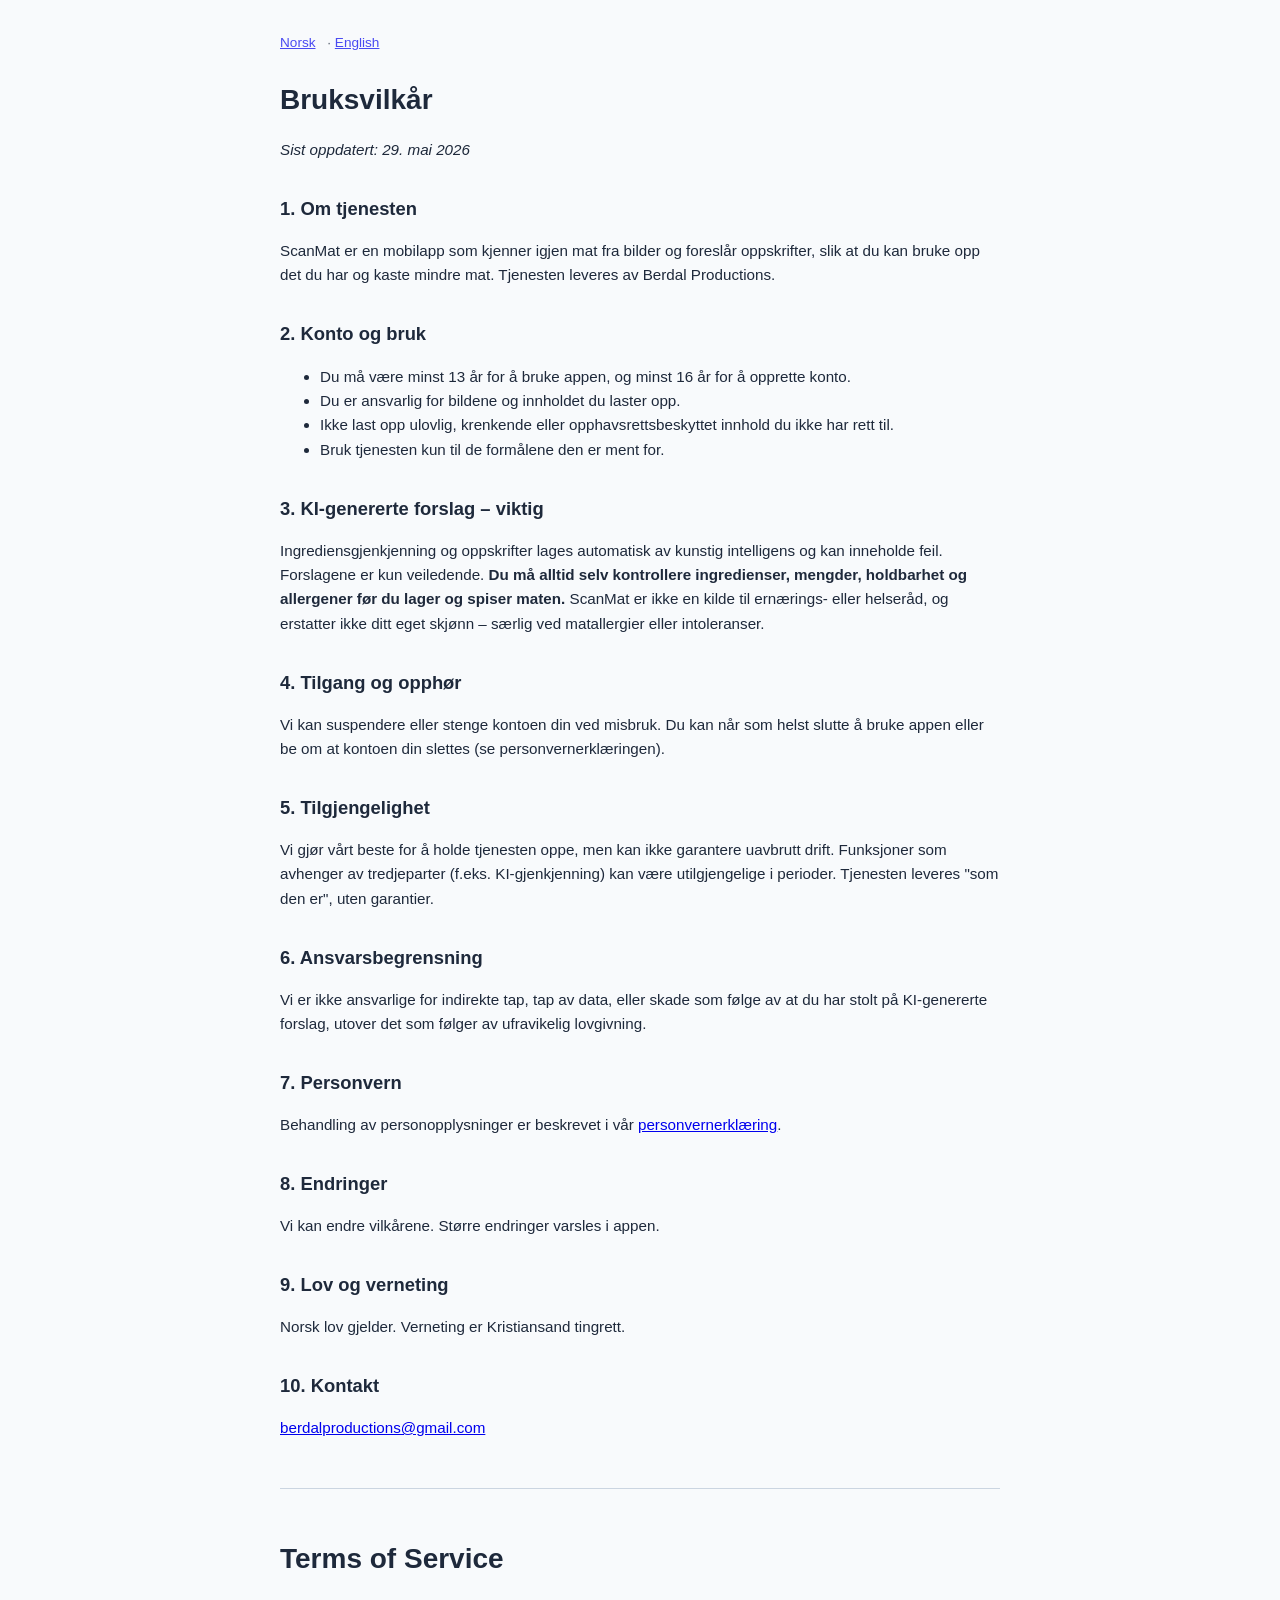
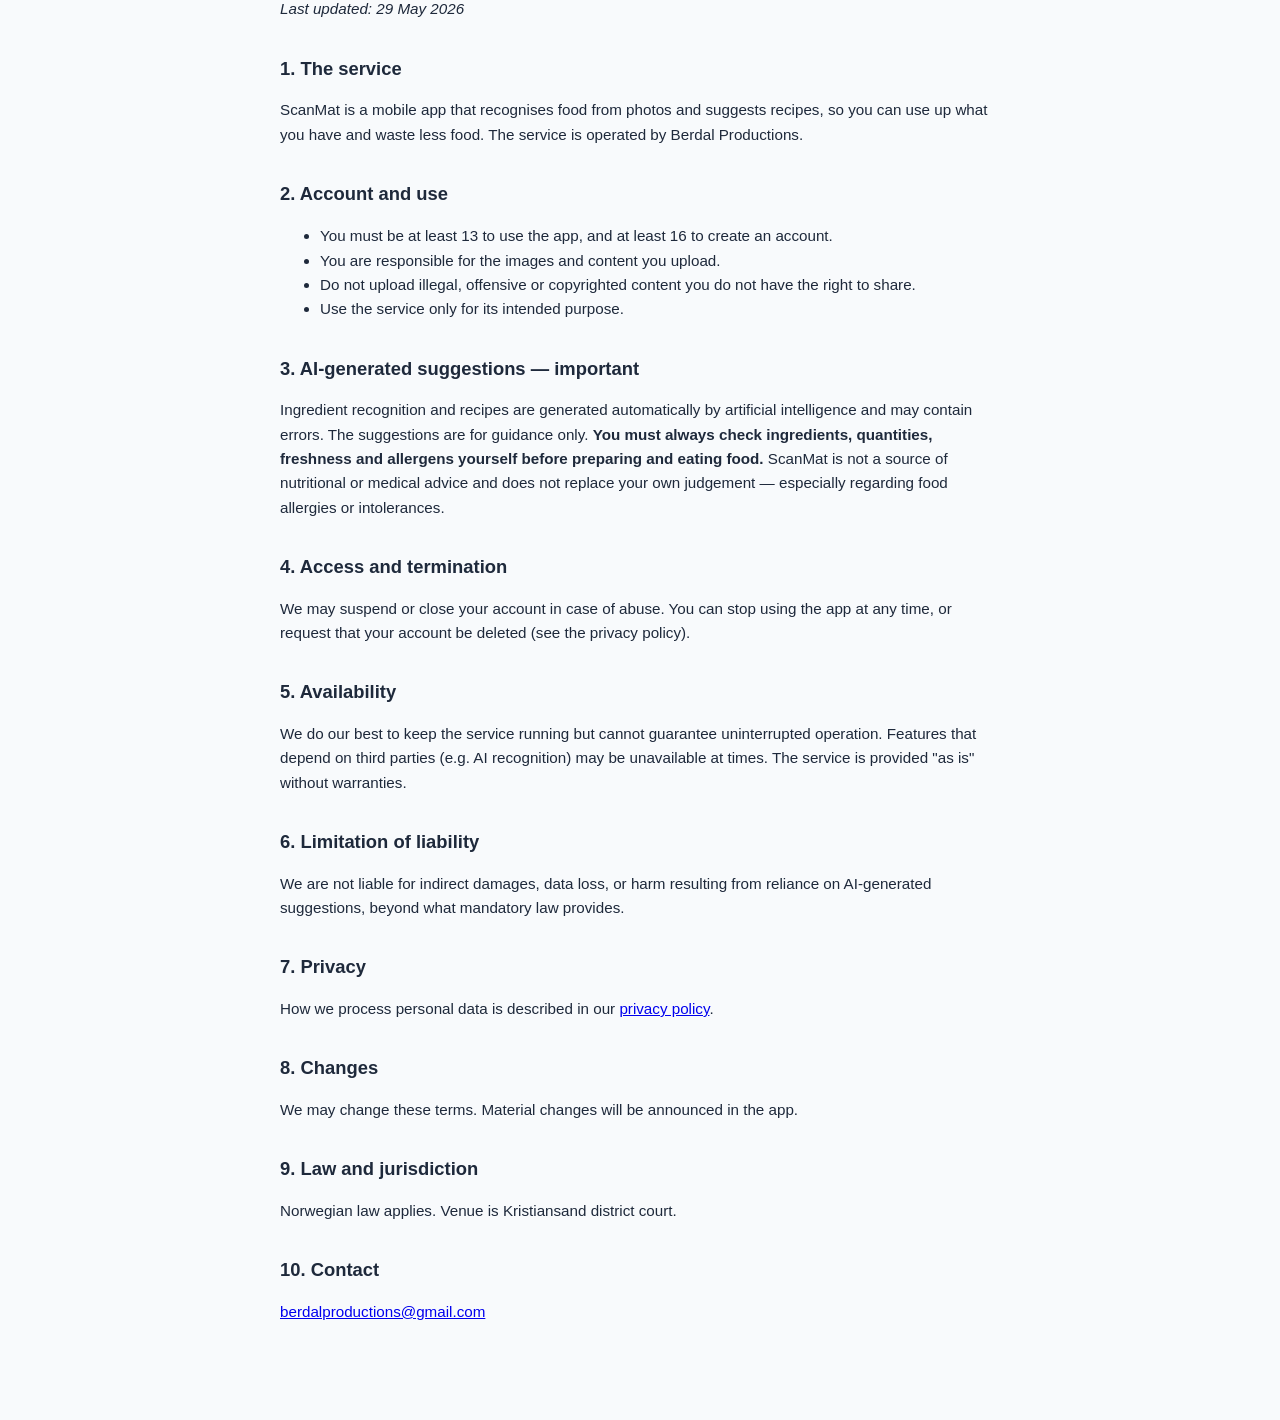
<file: scanmat/terms.html>
<!doctype html>
<html lang="nb">
<head>
  <meta charset="utf-8" />
  <meta name="viewport" content="width=device-width, initial-scale=1" />
  <title>Vilkår – ScanMat</title>
  <meta name="description" content="Vilkår – ScanMat — Berdal Productions.">
  <link rel="canonical" href="https://berdalproductions.berdal.dev/scanmat\terms">
  <link rel="icon" href="/icons/favicon.ico" sizes="any">
  <link rel="icon" href="/icons/favicon-32.png" type="image/png" sizes="32x32">
  <style>
    :root { color-scheme: light dark; }
    body {
      font-family: -apple-system, BlinkMacSystemFont, "Segoe UI", Roboto, sans-serif;
      max-width: 720px;
      margin: 2rem auto;
      padding: 0 1.25rem 3rem;
      line-height: 1.6;
      color: #1e293b;
      background: #f8fafc;
    }
    @media (prefers-color-scheme: dark) {
      body { color: #e2e8f0; background: #020617; }
      a { color: #34d399; }
    }
    h1 { font-size: 1.75rem; margin-bottom: 0.25rem; }
    h2 { font-size: 1.15rem; margin-top: 2rem; }
    p, li { font-size: 0.95rem; }
    .lang-switch { font-size: 0.85rem; opacity: 0.7; margin-bottom: 1.5rem; }
    .lang-switch a { margin-right: 0.5rem; }
    hr { border: none; border-top: 1px solid #cbd5e1; margin: 3rem 0; }
    @media (prefers-color-scheme: dark) { hr { border-top-color: #1e293b; } }
  </style>
</head>
<body>
  <p class="lang-switch">
    <a href="#nb">Norsk</a> · <a href="#en">English</a>
  </p>

  <section id="nb">
    <h1>Bruksvilkår</h1>
    <p><em>Sist oppdatert: 29. mai 2026</em></p>

    <h2>1. Om tjenesten</h2>
    <p>
      ScanMat er en mobilapp som kjenner igjen mat fra bilder og foreslår oppskrifter, slik at du
      kan bruke opp det du har og kaste mindre mat. Tjenesten leveres av Berdal Productions.
    </p>

    <h2>2. Konto og bruk</h2>
    <ul>
      <li>Du må være minst 13 år for å bruke appen, og minst 16 år for å opprette konto.</li>
      <li>Du er ansvarlig for bildene og innholdet du laster opp.</li>
      <li>Ikke last opp ulovlig, krenkende eller opphavsrettsbeskyttet innhold du ikke har rett til.</li>
      <li>Bruk tjenesten kun til de formålene den er ment for.</li>
    </ul>

    <h2>3. KI-genererte forslag – viktig</h2>
    <p>
      Ingrediensgjenkjenning og oppskrifter lages automatisk av kunstig intelligens og kan inneholde feil.
      Forslagene er kun veiledende. <strong>Du må alltid selv kontrollere ingredienser, mengder, holdbarhet
      og allergener før du lager og spiser maten.</strong> ScanMat er ikke en kilde til ernærings- eller
      helseråd, og erstatter ikke ditt eget skjønn – særlig ved matallergier eller intoleranser.
    </p>

    <h2>4. Tilgang og opphør</h2>
    <p>
      Vi kan suspendere eller stenge kontoen din ved misbruk. Du kan når som helst slutte å bruke appen
      eller be om at kontoen din slettes (se personvernerklæringen).
    </p>

    <h2>5. Tilgjengelighet</h2>
    <p>
      Vi gjør vårt beste for å holde tjenesten oppe, men kan ikke garantere uavbrutt drift. Funksjoner som
      avhenger av tredjeparter (f.eks. KI-gjenkjenning) kan være utilgjengelige i perioder. Tjenesten leveres
      "som den er", uten garantier.
    </p>

    <h2>6. Ansvarsbegrensning</h2>
    <p>
      Vi er ikke ansvarlige for indirekte tap, tap av data, eller skade som følge av at du har stolt på
      KI-genererte forslag, utover det som følger av ufravikelig lovgivning.
    </p>

    <h2>7. Personvern</h2>
    <p>
      Behandling av personopplysninger er beskrevet i vår
      <a href="privacy.html">personvernerklæring</a>.
    </p>

    <h2>8. Endringer</h2>
    <p>Vi kan endre vilkårene. Større endringer varsles i appen.</p>

    <h2>9. Lov og verneting</h2>
    <p>Norsk lov gjelder. Verneting er Kristiansand tingrett.</p>

    <h2>10. Kontakt</h2>
    <p>
      <a href="mailto:berdalproductions@gmail.com">berdalproductions@gmail.com</a>
    </p>
  </section>

  <hr />

  <section id="en">
    <h1>Terms of Service</h1>
    <p><em>Last updated: 29 May 2026</em></p>

    <h2>1. The service</h2>
    <p>
      ScanMat is a mobile app that recognises food from photos and suggests recipes, so you can use up
      what you have and waste less food. The service is operated by Berdal Productions.
    </p>

    <h2>2. Account and use</h2>
    <ul>
      <li>You must be at least 13 to use the app, and at least 16 to create an account.</li>
      <li>You are responsible for the images and content you upload.</li>
      <li>Do not upload illegal, offensive or copyrighted content you do not have the right to share.</li>
      <li>Use the service only for its intended purpose.</li>
    </ul>

    <h2>3. AI-generated suggestions — important</h2>
    <p>
      Ingredient recognition and recipes are generated automatically by artificial intelligence and may
      contain errors. The suggestions are for guidance only. <strong>You must always check ingredients,
      quantities, freshness and allergens yourself before preparing and eating food.</strong> ScanMat is
      not a source of nutritional or medical advice and does not replace your own judgement — especially
      regarding food allergies or intolerances.
    </p>

    <h2>4. Access and termination</h2>
    <p>
      We may suspend or close your account in case of abuse. You can stop using the app at any time, or
      request that your account be deleted (see the privacy policy).
    </p>

    <h2>5. Availability</h2>
    <p>
      We do our best to keep the service running but cannot guarantee uninterrupted operation. Features
      that depend on third parties (e.g. AI recognition) may be unavailable at times. The service is
      provided "as is" without warranties.
    </p>

    <h2>6. Limitation of liability</h2>
    <p>
      We are not liable for indirect damages, data loss, or harm resulting from reliance on AI-generated
      suggestions, beyond what mandatory law provides.
    </p>

    <h2>7. Privacy</h2>
    <p>
      How we process personal data is described in our
      <a href="privacy.html">privacy policy</a>.
    </p>

    <h2>8. Changes</h2>
    <p>We may change these terms. Material changes will be announced in the app.</p>

    <h2>9. Law and jurisdiction</h2>
    <p>Norwegian law applies. Venue is Kristiansand district court.</p>

    <h2>10. Contact</h2>
    <p>
      <a href="mailto:berdalproductions@gmail.com">berdalproductions@gmail.com</a>
    </p>
  </section>
</body>
</html>
</file>
<file: css/style.css>
/* ============ BERDAL PRODUCTIONS ============ */
@font-face{
  font-family:'Inter';font-style:normal;font-weight:300 700;font-display:swap;
  src:url('/fonts/inter-latin.woff2') format('woff2');
}
:root{
  --bg:#0c0c0d;
  --bg-2:#121213;
  --bg-3:#161617;
  --line:#26262a;
  --text:#f2f2f3;
  --muted:#9b9ba1;
  --soft:#c9c9ce;
  --focus:#ffffff;
  --radius:10px;
  --container:1120px;
  --tap:44px;
}
*{box-sizing:border-box;margin:0;padding:0}
html{scroll-padding-top:80px}
body{
  font-family:'Inter',system-ui,-apple-system,'Segoe UI',sans-serif;
  background:var(--bg);color:var(--text);
  line-height:1.6;-webkit-font-smoothing:antialiased;
  overflow-x:hidden;
}
img{max-width:100%;display:block}
a{color:inherit;text-decoration:none}
ul{list-style:none}
h1,h2,h3{line-height:1.2;font-weight:600;letter-spacing:-.02em}

.container{max-width:var(--container);margin:0 auto;padding:0 1.5rem}

.skip-link{
  position:absolute;left:-9999px;top:0;z-index:200;padding:.75rem 1rem;
  background:#fff;color:#000;font-size:.85rem;font-weight:600;
}
.skip-link:focus{left:0}

:where(a,button,input,textarea,select,[tabindex]):focus-visible{
  outline:2px solid var(--focus);outline-offset:3px;
}
.project-visual:focus-visible{outline-offset:-4px}
::selection{background:rgba(255,255,255,.22);color:#fff}

.eyebrow{
  display:block;font-size:.75rem;letter-spacing:.14em;text-transform:uppercase;
  color:var(--muted);margin-bottom:.75rem;font-weight:500;
}

/* ===== NAV ===== */
.nav{
  position:fixed;top:0;left:0;right:0;z-index:100;
  background:var(--bg);border-bottom:1px solid var(--line);
}
.nav-inner{
  max-width:var(--container);margin:0 auto;padding:.75rem 1.5rem;
  display:flex;align-items:center;justify-content:space-between;gap:1rem;
}
.brand{display:flex;align-items:center;gap:.65rem;font-weight:600}
.brand img{width:32px;height:32px;border-radius:50%}
.brand span{font-size:.95rem}
.nav-links{display:flex;gap:2rem}
.nav-links a{font-size:.9rem;color:var(--muted);display:inline-block;padding:.7rem 0}
.nav-links a:hover{color:#fff}
.nav-right{display:flex;align-items:center;gap:.75rem}
.lang-toggle{
  background:transparent;border:1px solid var(--line);border-radius:var(--radius);
  padding:.4rem .8rem;cursor:pointer;color:var(--muted);
  font-family:inherit;font-size:.75rem;letter-spacing:.1em;
  display:inline-flex;align-items:center;justify-content:center;gap:.35rem;
  min-height:var(--tap);touch-action:manipulation;
}
.lang-toggle:hover{color:#fff;border-color:#55555c}
.lang-current{color:#fff;font-weight:600}
.lang-divider{opacity:.4}
.hamburger{
  display:none;background:none;border:none;cursor:pointer;
  width:var(--tap);height:var(--tap);flex-direction:column;
  align-items:center;justify-content:center;gap:5px;
  margin-right:-.5rem;touch-action:manipulation;
}
.hamburger span{display:block;width:22px;height:2px;background:#fff}
.hamburger.active span:nth-child(1){transform:translateY(7px) rotate(45deg)}
.hamburger.active span:nth-child(2){opacity:0}
.hamburger.active span:nth-child(3){transform:translateY(-7px) rotate(-45deg)}
.mobile-menu{display:none;flex-direction:column;background:var(--bg-2);border-top:1px solid var(--line)}
.mobile-menu a{padding:1rem 1.5rem;border-bottom:1px solid var(--line);color:var(--soft)}
.mobile-menu.open{display:flex}

/* ===== HERO ===== */
.hero{padding:10rem 1.5rem 6rem;text-align:center;border-bottom:1px solid var(--line)}
.hero-content{max-width:720px;margin:0 auto}
.hero-logo{width:96px;height:96px;margin:0 auto 1.75rem;border-radius:50%}
.hero h1{font-size:clamp(2.25rem,6vw,3.75rem);margin-bottom:1rem}
.tagline{font-size:clamp(1.1rem,2.2vw,1.3rem);color:var(--soft);margin-bottom:.5rem}
.subtitle{color:var(--muted);margin-bottom:2.25rem}
.hero-cta{display:flex;gap:.75rem;justify-content:center;flex-wrap:wrap}

.btn{
  display:inline-flex;align-items:center;gap:.5rem;
  padding:.8rem 1.5rem;border-radius:var(--radius);font-weight:500;font-size:.95rem;
  cursor:pointer;border:1px solid transparent;font-family:inherit;
  min-height:var(--tap);touch-action:manipulation;
}
.btn-primary{background:#fff;color:#000}
.btn-primary:hover{background:var(--soft)}
.btn-ghost{background:transparent;color:#fff;border-color:var(--line)}
.btn-ghost:hover{border-color:#55555c}
.btn-lg{padding:.9rem 1.8rem}

/* ===== SECTION ===== */
.section{padding:6rem 0}
.section-alt{background:var(--bg-2);border-top:1px solid var(--line);border-bottom:1px solid var(--line)}
.section-head{max-width:640px;margin:0 0 3rem}
.section-head h2{font-size:clamp(1.8rem,3.5vw,2.4rem);margin-bottom:.75rem}
.section-head p{color:var(--muted)}

/* ===== PROJECTS ===== */
.projects-grid{display:grid;gap:1.5rem;grid-template-columns:repeat(auto-fit,minmax(300px,1fr))}
.project-card{
  background:var(--bg-3);border:1px solid var(--line);border-radius:var(--radius);
  overflow:hidden;display:flex;flex-direction:column;
}
.project-visual{
  height:200px;display:flex;align-items:center;justify-content:center;
  position:relative;overflow:hidden;
}
.project-visual-label{
  position:absolute;bottom:.75rem;left:1rem;z-index:2;
  font-size:.75rem;letter-spacing:.04em;color:rgba(255,255,255,.8);
}
.project-visual.has-shot{background:#0a0a0a}
.project-visual.has-shot img{
  position:absolute;inset:0;width:100%;height:100%;object-fit:cover;object-position:top center;
}
.project-visual.has-shot::after{
  content:'';position:absolute;inset:0;pointer-events:none;
  background:linear-gradient(180deg,rgba(0,0,0,0) 60%,rgba(0,0,0,.6) 100%);
}
.project-app-icon{width:104px;height:104px;border-radius:22px}
.project-avatar{
  width:104px;height:104px;border-radius:50%;object-fit:cover;object-position:center 30%;
  image-rendering:pixelated;
}
.project-monogram{
  width:104px;height:104px;border-radius:22px;
  display:flex;align-items:center;justify-content:center;
  font-size:2.6rem;font-weight:600;color:rgba(255,255,255,.92);
  background:rgba(255,255,255,.1);
}

/* flat per-project colours */
.project-visual-marie{background:#e0577f}
.project-visual-arbeidsdager{background:#2f5fc4}
.project-visual-blink{background:#22324a}
.project-visual-scanmat{background:#17714f}
.project-visual-game{background:#1e1a33}
.project-visual-voxelia{background:#2f5130}
.project-visual-cars{background:#2e2216}
.project-visual-next{background:var(--bg-2);border-bottom:1px dashed var(--line)}
.project-visual-next .project-monogram{background:transparent;border:1px dashed #44444a;color:var(--muted)}

.project-body{padding:1.5rem;display:flex;flex-direction:column;flex:1}
.project-tag{font-size:.75rem;letter-spacing:.1em;text-transform:uppercase;color:var(--muted);margin-bottom:.6rem}
.project-body h3{font-size:1.35rem;margin-bottom:.6rem}
.project-body p{color:var(--muted);font-size:.93rem;margin-bottom:1.1rem;flex:1}
.project-stack{display:flex;flex-wrap:wrap;gap:.4rem;margin-bottom:1.1rem}
.project-stack li{
  font-size:.75rem;padding:.25rem .65rem;border:1px solid var(--line);
  border-radius:6px;color:var(--soft);
}
.project-link{
  display:inline-flex;align-items:center;gap:.4rem;font-weight:500;
  color:#fff;font-size:.9rem;align-self:flex-start;
  border-bottom:1px solid #55555c;padding-bottom:2px;
}
.project-link:hover{border-color:#fff}
.project-link svg{width:.9em;height:.9em;fill:none;stroke:currentColor;stroke-width:2;stroke-linecap:round;stroke-linejoin:round}
.project-link.is-static{color:var(--muted);border-bottom:none;font-size:.85rem}
.project-note-2{margin-top:.5rem}

/* ===== ABOUT ===== */
.about-grid{display:grid;gap:4rem;align-items:center;grid-template-columns:1.3fr 1fr}
.about-text h2{font-size:clamp(1.8rem,3.5vw,2.4rem);margin-bottom:1.25rem}
.about-text .lead{font-size:1.1rem;color:var(--soft);margin-bottom:1rem}
.about-text p{color:var(--muted);margin-bottom:1rem}
.about-text p,.about-text .lead{max-width:35rem}
.about-visual{display:flex;justify-content:center}
.about-card{
  background:var(--bg-3);border:1px solid var(--line);border-radius:var(--radius);
  padding:2.5rem 2rem;text-align:center;max-width:320px;width:100%;
}
.about-card img{width:96px;height:96px;border-radius:50%;margin:0 auto 1.25rem}
.about-card .quote{color:var(--soft);font-size:1rem}

/* ===== SERVICES ===== */
.services-grid{display:grid;gap:1.5rem;grid-template-columns:repeat(auto-fit,minmax(240px,1fr))}
.service{background:var(--bg-3);border:1px solid var(--line);border-radius:var(--radius);padding:1.75rem}
.service h3{font-size:1.05rem;margin-bottom:.5rem}
.service p{color:var(--muted);font-size:.9rem}

/* ===== CONTACT ===== */
.contact-wrap{max-width:640px;margin:0 auto}
.contact-wrap h2{font-size:clamp(1.8rem,3.5vw,2.4rem);margin-bottom:.75rem}
.contact-wrap > p{color:var(--muted);margin-bottom:2rem}
.contact-form{
  background:var(--bg-3);border:1px solid var(--line);
  border-radius:var(--radius);padding:1.75rem;margin-bottom:1.5rem;
}
.contact-form .hp{position:absolute;left:-9999px;width:1px;height:1px;overflow:hidden}
.contact-form button[disabled]{opacity:.6;cursor:not-allowed}
.field-row{display:grid;grid-template-columns:1fr 1fr;gap:1rem}
.field{display:block;margin-bottom:1rem}
.field span{display:block;font-size:.8rem;color:var(--soft);margin-bottom:.4rem;font-weight:500}
.field input,.field textarea{
  width:100%;background:var(--bg);border:1px solid var(--line);color:var(--text);
  font-family:inherit;font-size:.95rem;padding:.75rem .9rem;border-radius:8px;resize:vertical;
}
.field input:focus,.field textarea:focus{border-color:#77777f}
.form-status{font-size:.9rem;margin-top:1rem;min-height:1.2em}
.form-status.sending{color:var(--muted)}
.form-status.ok{color:#86efac}
.form-status.err{color:#fca5a5}
.contact-or{font-size:.85rem;color:var(--muted);margin-bottom:.4rem}
.contact-email{color:var(--soft);border-bottom:1px solid #44444a;padding-bottom:2px}
.contact-email:hover{border-color:var(--soft)}

/* ===== FOOTER ===== */
.footer{padding:2rem 0;border-top:1px solid var(--line)}
.footer-inner{display:flex;align-items:center;justify-content:space-between;gap:1rem;flex-wrap:wrap}
.footer-brand{display:flex;align-items:center;gap:.6rem;font-weight:500;font-size:.9rem}
.footer-brand img{width:24px;height:24px;border-radius:50%}
.footer p{color:var(--muted);font-size:.82rem}

/* ===== RESPONSIVE ===== */
@media (max-width:860px){
  .nav-links{display:none}
  .hamburger{display:flex}
  .about-grid{grid-template-columns:1fr;gap:2.5rem}
  .section{padding:4.5rem 0}
  .hero{padding-top:8rem;padding-bottom:4.5rem}
}
@media (max-width:600px){
  .field-row{grid-template-columns:1fr;gap:0}
  .contact-form{padding:1.25rem}
}
@media (max-width:480px){
  .brand span{display:none}
  .hero-cta{flex-direction:column;align-items:stretch}
  .btn{justify-content:center}
}
</file>
